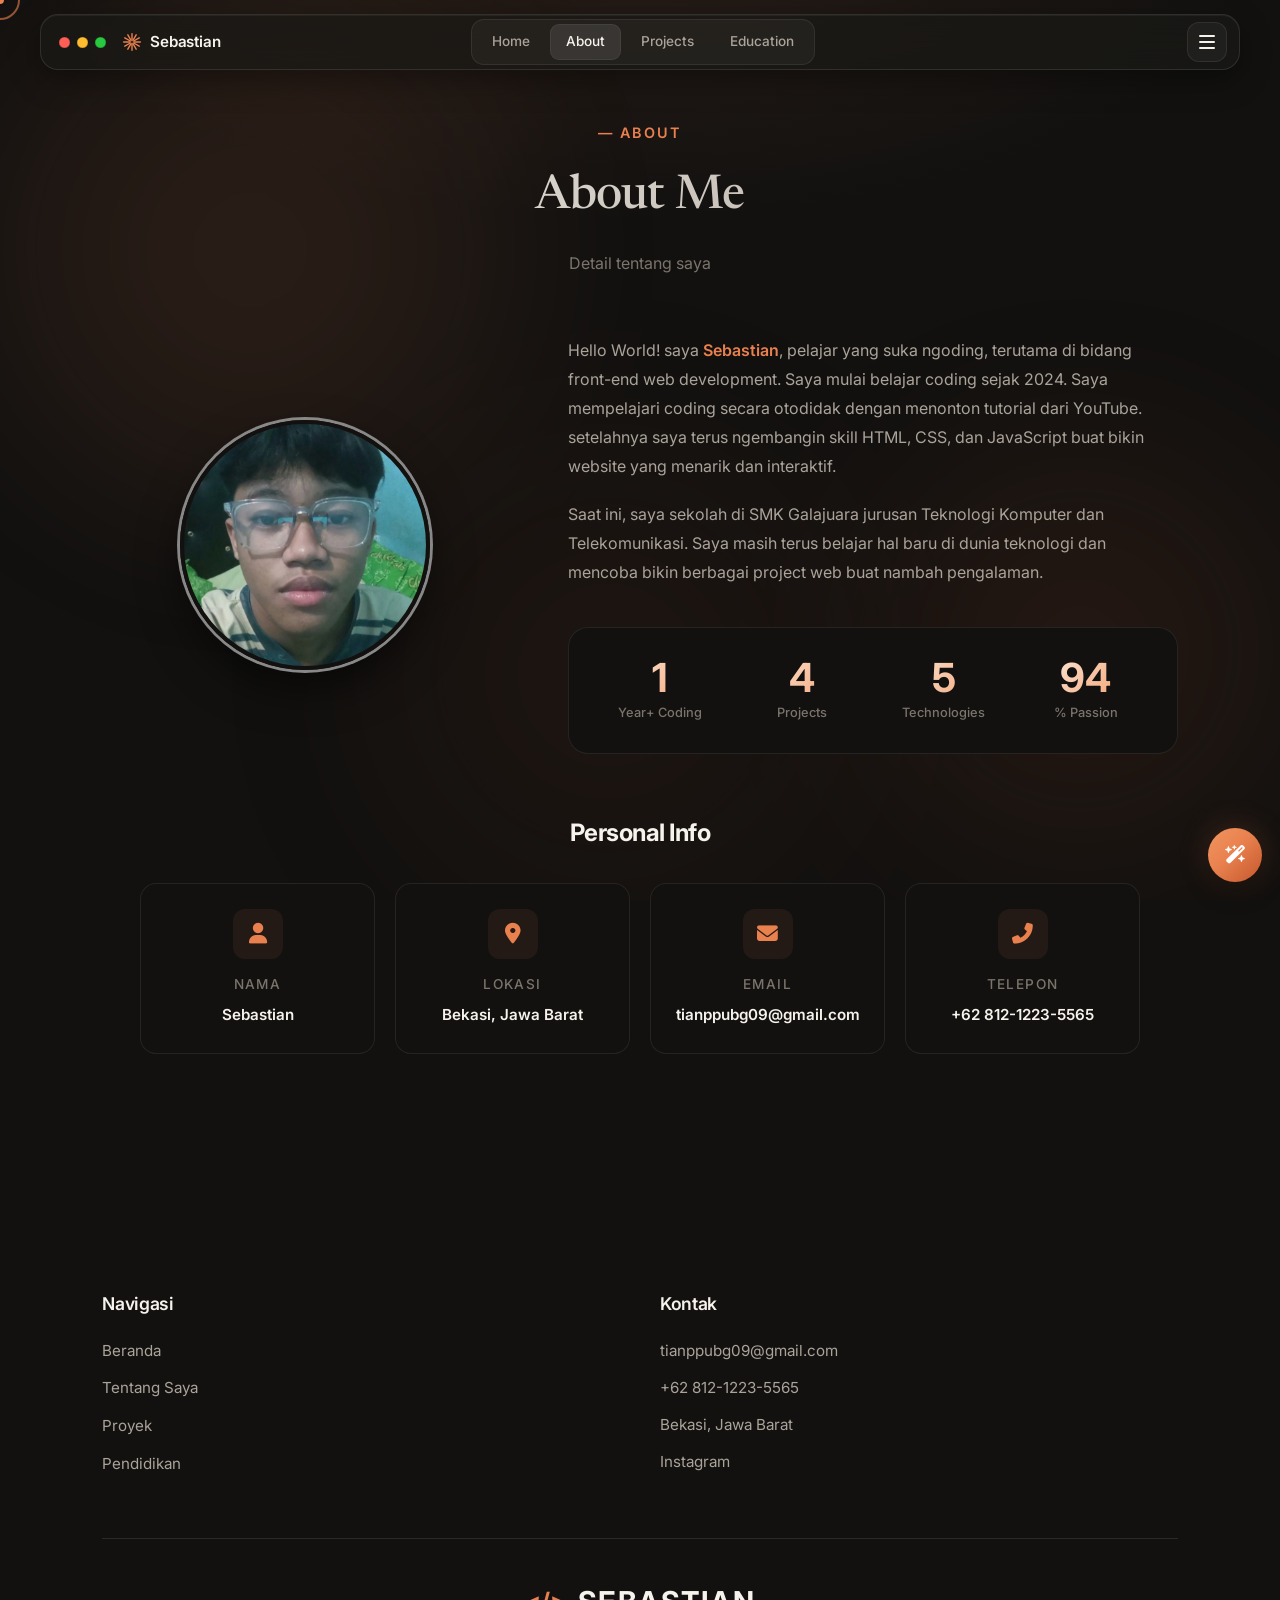
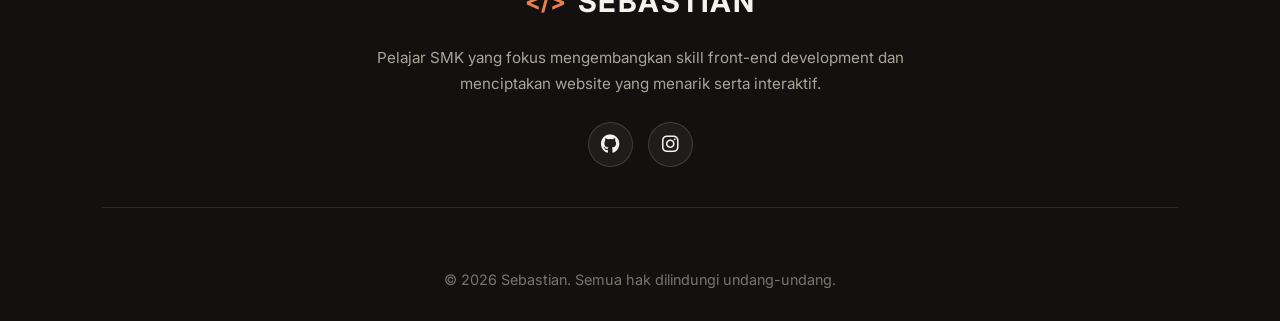
<file: about/index.html>
<!DOCTYPE html>
<html lang="id">
<head>
    <meta charset="UTF-8">
    <meta name="viewport" content="width=device-width, initial-scale=1.0">
    <meta name="description" content="About Sebastian - Web Developer & Student">
    <title>About | Sebastian</title>
    
    <link rel="stylesheet" href="https://cdnjs.cloudflare.com/ajax/libs/font-awesome/6.5.1/css/all.min.css">
    <link rel="stylesheet" href="https://unpkg.com/aos@2.3.1/dist/aos.css">
    <link href="https://fonts.googleapis.com/css2?family=Space+Grotesk:wght@400;500;600;700&family=Inter:wght@300;400;500;600;700&display=swap" rel="stylesheet">
    <link rel="icon" type="image/png" href="favicon.png">
    
<link rel="stylesheet" href="/style.css">
</head>
<body>

    <div class="cursor-dot" id="cursor-dot"></div>
    <div class="cursor-outline" id="cursor-outline"></div>

    <button class="scroll-top-btn" id="scroll-top-btn" aria-label="Scroll to top">
        <i class="fa-solid fa-arrow-up"></i>
    </button>

    <div class="bg-blobs">
        <div class="blob blob-1"></div>
        <div class="blob blob-2"></div>
        <div class="blob blob-3"></div>
    </div>


<!-- TOP NAVBAR -->
<div class="top-navbar" id="top-navbar">
    <div class="navbar-left">
        <div class="traffic-lights">
            <span class="dot-red"></span>
            <span class="dot-yellow"></span>
            <span class="dot-green"></span>
        </div>
        <a href="/" class="navbar-logo">
            <span class="logo-icon"><svg class="" width="20" height="20" viewBox="0 0 48 48" fill="none" stroke="currentColor" stroke-width="3.4" stroke-linecap="round" aria-hidden="true"><line x1="24" y1="4" x2="24" y2="18" transform="rotate(0 24 24)"/><line x1="24" y1="4" x2="24" y2="20" transform="rotate(30 24 24)"/><line x1="24" y1="4" x2="24" y2="18" transform="rotate(60 24 24)"/><line x1="24" y1="4" x2="24" y2="20" transform="rotate(90 24 24)"/><line x1="24" y1="4" x2="24" y2="18" transform="rotate(120 24 24)"/><line x1="24" y1="4" x2="24" y2="20" transform="rotate(150 24 24)"/><line x1="24" y1="4" x2="24" y2="18" transform="rotate(180 24 24)"/><line x1="24" y1="4" x2="24" y2="20" transform="rotate(210 24 24)"/><line x1="24" y1="4" x2="24" y2="18" transform="rotate(240 24 24)"/><line x1="24" y1="4" x2="24" y2="20" transform="rotate(270 24 24)"/><line x1="24" y1="4" x2="24" y2="18" transform="rotate(300 24 24)"/><line x1="24" y1="4" x2="24" y2="20" transform="rotate(330 24 24)"/></svg></span>
            <span class="logo-text">Sebastian</span>
        </a>
    </div>

    <div class="navbar-tabs" role="navigation" aria-label="Halaman">
        <a href="/" data-tab="home">Home</a>
        <a href="/about/" data-tab="about">About</a>
        <a href="/projects/" data-tab="projects">Projects</a>
        <a href="/education/" data-tab="education">Education</a>
    </div>

    <div class="navbar-right">
        <button class="menu-toggle-new" id="menu-toggle" aria-label="Open menu">
            <span class="hamburger-line"></span>
            <span class="hamburger-line"></span>
            <span class="hamburger-line"></span>
        </button>
    </div>
</div>

<!-- SIDEBAR NAVIGATION -->
<nav id="sidebar-nav" class="sidebar-nav-new" aria-label="Menu utama">
    <div class="sidebar-header">
        <div class="sidebar-brand">
            <div class="traffic-lights">
                <span class="dot-red"></span>
                <span class="dot-yellow"></span>
                <span class="dot-green"></span>
            </div>
            <div class="sidebar-logo">
                <span class="logo-icon"><svg class="" width="20" height="20" viewBox="0 0 48 48" fill="none" stroke="currentColor" stroke-width="3.4" stroke-linecap="round" aria-hidden="true"><line x1="24" y1="4" x2="24" y2="18" transform="rotate(0 24 24)"/><line x1="24" y1="4" x2="24" y2="20" transform="rotate(30 24 24)"/><line x1="24" y1="4" x2="24" y2="18" transform="rotate(60 24 24)"/><line x1="24" y1="4" x2="24" y2="20" transform="rotate(90 24 24)"/><line x1="24" y1="4" x2="24" y2="18" transform="rotate(120 24 24)"/><line x1="24" y1="4" x2="24" y2="20" transform="rotate(150 24 24)"/><line x1="24" y1="4" x2="24" y2="18" transform="rotate(180 24 24)"/><line x1="24" y1="4" x2="24" y2="20" transform="rotate(210 24 24)"/><line x1="24" y1="4" x2="24" y2="18" transform="rotate(240 24 24)"/><line x1="24" y1="4" x2="24" y2="20" transform="rotate(270 24 24)"/><line x1="24" y1="4" x2="24" y2="18" transform="rotate(300 24 24)"/><line x1="24" y1="4" x2="24" y2="20" transform="rotate(330 24 24)"/></svg></span>
                <span class="logo-text">Sebastian</span>
            </div>
        </div>
        <button class="close-btn-new" id="close-btn" aria-label="Close menu">
            <i class="fa-solid fa-xmark"></i>
        </button>
    </div>

    <label class="sidebar-search">
        <i class="fa-solid fa-magnifying-glass"></i>
        <input type="search" id="sidebar-search-input" placeholder="Cari halaman" autocomplete="off">
        <kbd>X</kbd>
    </label>

    <a href="/#contact" class="sidebar-cta">
        <i class="fa-solid fa-plus"></i>
        <span>Hubungi saya</span>
    </a>

    <div class="sidebar-scroll">
        <p class="sidebar-group-label">Menu</p>
        <ul class="nav-links-new">
            <li><a href="/" class="nav-item-new" data-tab="home"><i class="fa-solid fa-house"></i><span>Home</span><b class="nav-ring"></b></a></li>
            <li><a href="/about/" class="nav-item-new" data-tab="about"><i class="fa-regular fa-user"></i><span>About</span><b class="nav-ring"></b></a></li>
            <li><a href="/projects/" class="nav-item-new" data-tab="projects"><i class="fa-solid fa-code"></i><span>Projects</span><b class="nav-ring"></b></a></li>
            <li><a href="/education/" class="nav-item-new" data-tab="education"><i class="fa-solid fa-graduation-cap"></i><span>Education</span><b class="nav-ring"></b></a></li>
            <li><a href="/#contact" class="nav-item-new" data-tab="contact"><i class="fa-regular fa-envelope"></i><span>Contact</span><b class="nav-ring"></b></a></li>
        </ul>

        <p class="sidebar-group-label">Sosial</p>
        <ul class="sidebar-social-list">
            <li><a href="https://github.com/sebsdvm" target="_blank" rel="noopener"><span class="soc-icon"><i class="fa-brands fa-github"></i></span><span>GitHub</span><i class="fa-solid fa-arrow-up-right-from-square soc-out"></i></a></li>
            <li><a href="https://www.instagram.com/sebsdv1" target="_blank" rel="noopener"><span class="soc-icon"><i class="fa-brands fa-instagram"></i></span><span>Instagram</span><i class="fa-solid fa-arrow-up-right-from-square soc-out"></i></a></li>
            <li><a href="mailto:tianppubg09@gmail.com"><span class="soc-icon"><i class="fa-solid fa-envelope"></i></span><span>Email</span><i class="fa-solid fa-arrow-up-right-from-square soc-out"></i></a></li>
        </ul>
    </div>

    <div class="sidebar-foot">
        <span class="status-dot"></span>
        <span>Active · Bekasi, Jawa Barat</span>
    </div>
</nav>

<!-- OVERLAY -->
<div id="sidebar-overlay" class="sidebar-overlay-new"></div>
    <!-- ABOUT SECTION -->
    <section id="about" class="about-section" style="padding-top: 100px;">
        <div class="section-header">
            <span class="section-tag" data-aos="fade-up"> — About</span>
            <h2 class="section-title" data-aos="fade-up" data-aos-delay="100">About Me</h2>
            <p class="section-subtitle" data-aos="fade-up" data-aos-delay="200">Detail tentang saya</p>
        </div>
        
        <div class="about-grid">
            <div class="about-image-side" data-aos="fade-right">
                <div class="profile-picture-container">
<img src="/Assets/Tian.png" alt="Foto Profil Sebastian" class="profile-picture">
                </div>
            </div>

            <div class="about-text-side" data-aos="fade-left">
                <div class="about-text">
                    <p>
                        Hello World! saya <strong class="text-primary">Sebastian</strong>, pelajar yang suka ngoding, terutama di bidang front-end web development. Saya mulai belajar coding sejak 2024. Saya mempelajari coding secara otodidak dengan menonton tutorial dari YouTube.
                        setelahnya saya terus ngembangin skill HTML, CSS, dan JavaScript buat bikin website yang menarik dan interaktif.
                    </p>
                    <p>
                        Saat ini, saya sekolah di SMK Galajuara jurusan Teknologi Komputer dan Telekomunikasi. Saya masih terus belajar hal baru di dunia teknologi dan mencoba bikin berbagai project web buat nambah pengalaman.
                    </p>
                </div>

                <div class="stats-grid">
                    <div class="stat-item">
                        <div class="stat-number" data-target="2">0</div>
                        <div class="stat-label">Year+ Coding</div>
                    </div>
                    <div class="stat-item">
                        <div class="stat-number" data-target="5">0</div>
                        <div class="stat-label">Projects</div>
                    </div>
                    <div class="stat-item">
                        <div class="stat-number" data-target="6">0</div>                        <div class="stat-label">Technologies</div>
                    </div>
                    <div class="stat-item">
                        <div class="stat-number" data-target="100">0</div>
                        <div class="stat-label">% Passion</div>
                    </div>
                </div>
            </div>
        </div>

        <h3 class="sub-heading" data-aos="fade-up">Personal Info</h3>

        <div class="personal-info">
            <div class="info-box" data-aos="zoom-in" data-aos-delay="100">
                <div class="info-icon-wrap">
                    <i class="fas fa-user info-icon"></i>
                </div>
                <h3>Nama</h3>
                <strong>Sebastian</strong>
            </div>

            <div class="info-box" data-aos="zoom-in" data-aos-delay="200">
                <div class="info-icon-wrap">
                    <i class="fas fa-map-marker-alt info-icon"></i>
                </div>
                <h3>Lokasi</h3>
                <strong>Bekasi, Jawa Barat</strong>
            </div>

            <div class="info-box" data-aos="zoom-in" data-aos-delay="300">
                <div class="info-icon-wrap">
                    <i class="fas fa-envelope info-icon"></i>
                </div>
                <h3>Email</h3>
                <strong>tianppubg09@gmail.com</strong>
            </div>

            <div class="info-box" data-aos="zoom-in" data-aos-delay="400">
                <div class="info-icon-wrap">
                    <i class="fas fa-phone-alt info-icon"></i>
                </div>
                <h3>Telepon</h3>
                <strong>+62 812-1223-5565</strong>
            </div>
        </div>
    </section>

    <script src="https://unpkg.com/aos@2.3.1/dist/aos.js"></script>
<script src="/script.js"></script>
  <!-- FOOTER -->
<footer class="site-footer">
    <div class="footer-container">
        <div class="footer-grid">
            <!-- Navigasi -->
<div class="footer-section">
    <h3 class="footer-title">Navigasi</h3>
    <ul class="footer-links">
        <li><a href="/">Beranda</a></li>
        <li><a href="/about/">Tentang Saya</a></li>
        <li><a href="/projects/">Proyek</a></li>
        <li><a href="/education/">Pendidikan</a></li>
    </ul>
</div>

            <!-- Kontak -->
            <div class="footer-section">
                <h3 class="footer-title">Kontak</h3>
                <ul class="footer-contact">
                    <li><a href="mailto:tianppubg09@gmail.com">tianppubg09@gmail.com</a></li>
                    <li><a href="tel:+6281212235565">+62 812-1223-5565</a></li>
                    <li>Bekasi, Jawa Barat</li>
                    <li><a href="https://www.instagram.com/sebsdv1" target="_blank">Instagram</a></li>
                </ul>
            </div>
        </div>

        <!-- Profile Section -->
        <div class="footer-profile">
            <div class="footer-logo">
                <span class="code-icon">&lt;/&gt;</span>
                <span class="footer-name">SEBASTIAN</span>
            </div>
            <p class="footer-bio">
                Pelajar SMK yang fokus mengembangkan skill front-end development dan menciptakan website yang menarik serta interaktif.
            </p>
            <div class="footer-social">
                <a href="https://github.com/sebsdvm" target="_blank" aria-label="GitHub">
                    <i class="fa-brands fa-github"></i>
                </a>
                <a href="https://www.instagram.com/sebsdv1" target="_blank" aria-label="Instagram">
                    <i class="fa-brands fa-instagram"></i>
                </a>
            </div>
        </div>

        <!-- Copyright -->
        <div class="footer-bottom">
            <p>&copy; <span id="current-year-footer">2026</span> Sebastian. Semua hak dilindungi undang-undang.</p>
        </div>
    </div>
</footer>
</body></html>
</file>
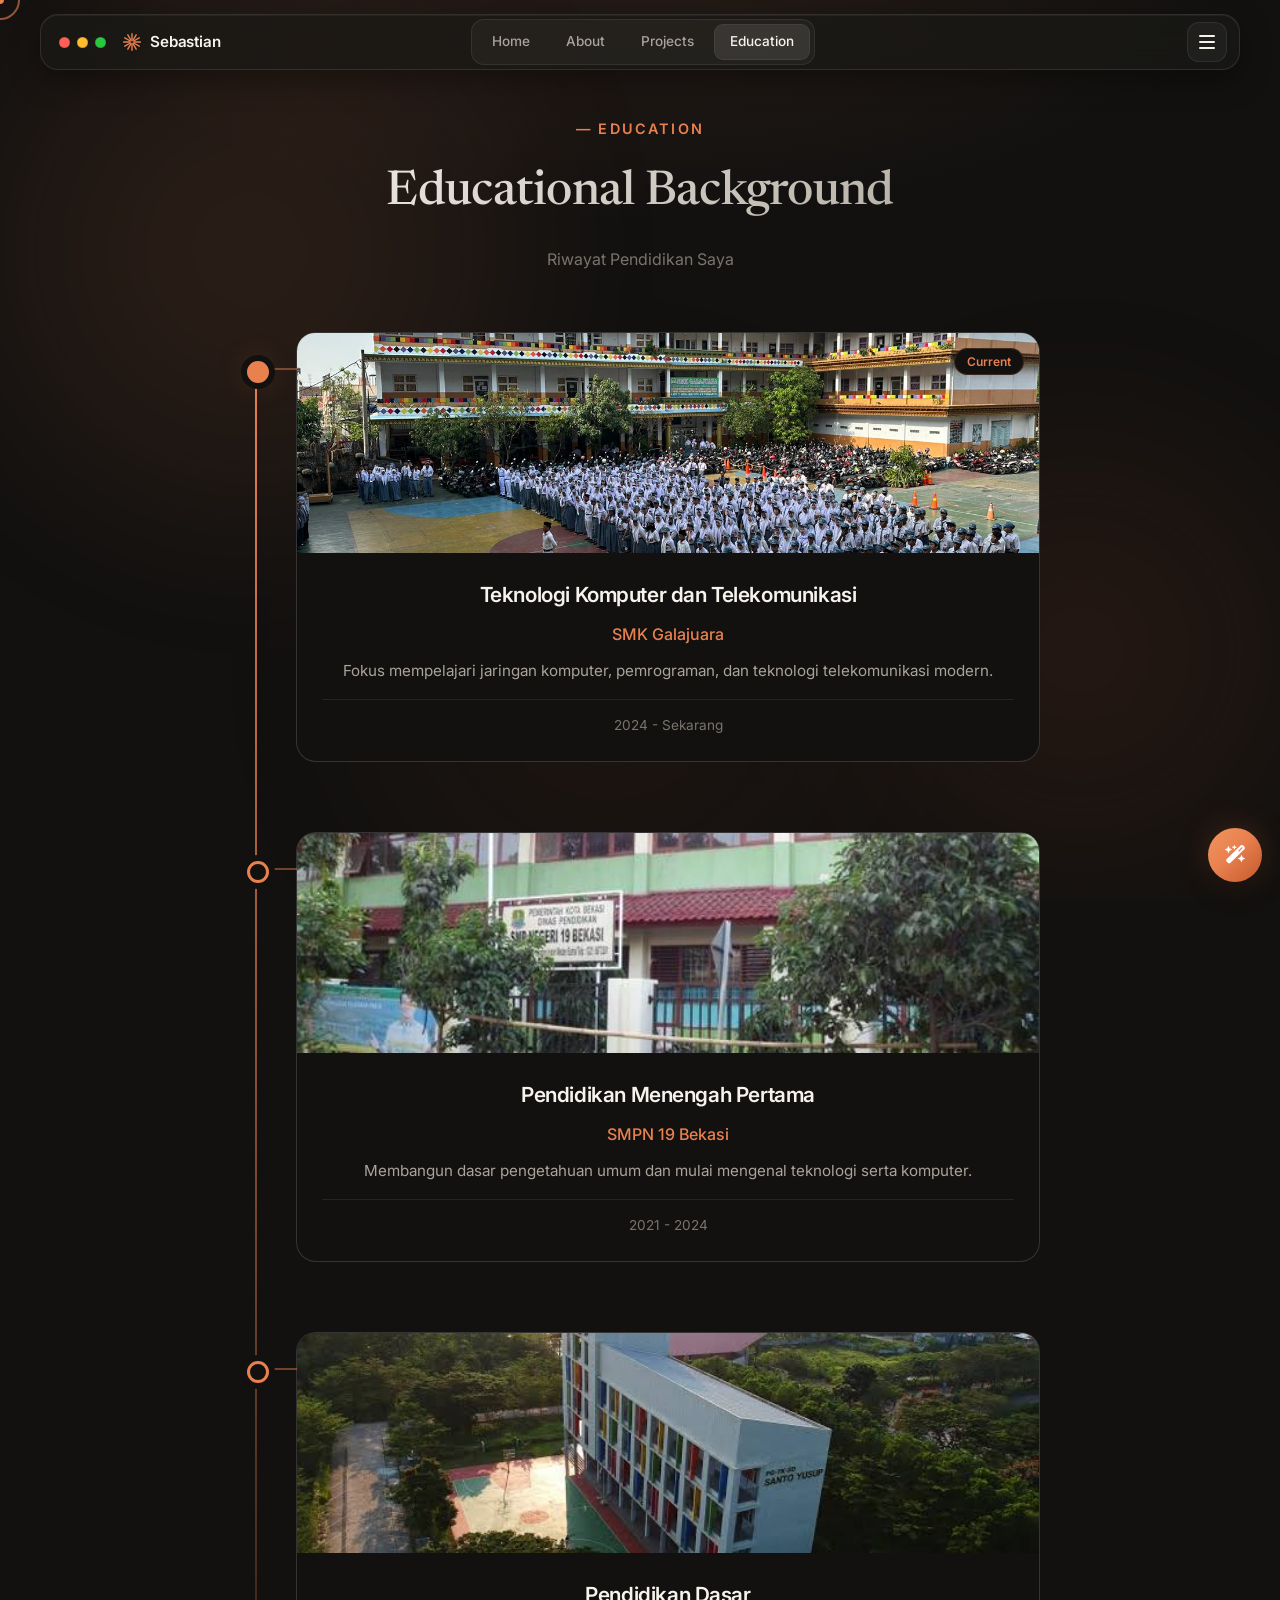
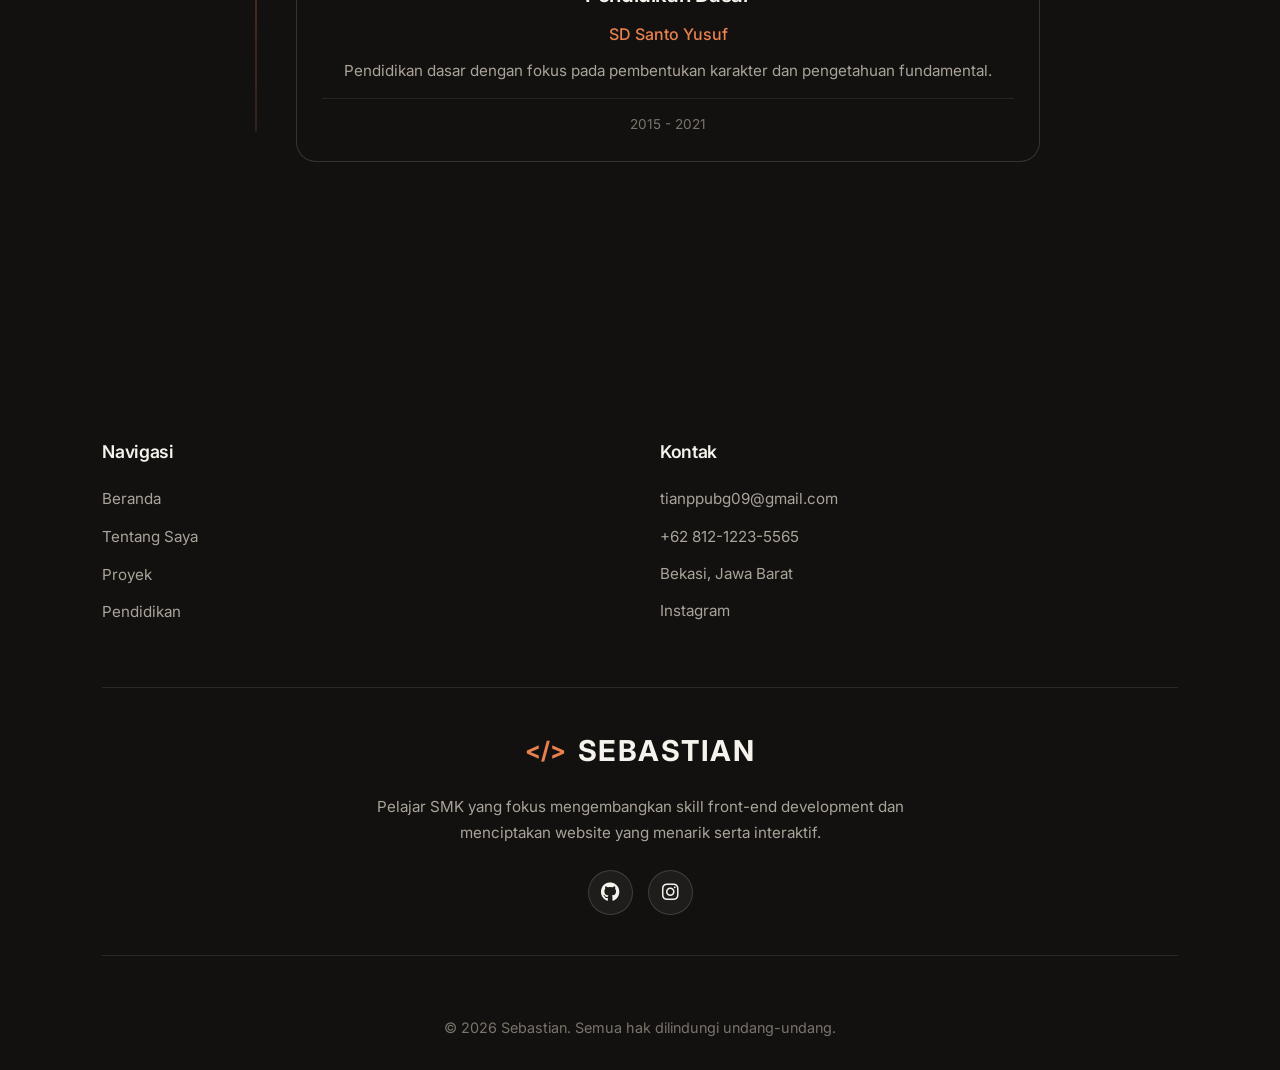
<file: education/index.html>
<!DOCTYPE html>
<html lang="id">
<head>
    <meta charset="UTF-8">
    <meta name="viewport" content="width=device-width, initial-scale=1.0">
    <meta name="description" content="Education - Sebastian">
    <title>Education | Sebastian</title>
    
    <link rel="stylesheet" href="https://cdnjs.cloudflare.com/ajax/libs/font-awesome/6.5.1/css/all.min.css">
    <link rel="stylesheet" href="https://unpkg.com/aos@2.3.1/dist/aos.css">
    <link href="https://fonts.googleapis.com/css2?family=Space+Grotesk:wght@400;500;600;700&family=Inter:wght@300;400;500;600;700&display=swap" rel="stylesheet">
    <link rel="icon" type="image/png" href="favicon.png">
<link rel="stylesheet" href="../style.css">
</head>
<body>

    <div class="cursor-dot" id="cursor-dot"></div>
    <div class="cursor-outline" id="cursor-outline"></div>

    <button class="scroll-top-btn" id="scroll-top-btn" aria-label="Scroll to top">
        <i class="fa-solid fa-arrow-up"></i>
    </button>

    <div class="bg-blobs">
        <div class="blob blob-1"></div>
        <div class="blob blob-2"></div>
        <div class="blob blob-3"></div>
    </div>


<!-- TOP NAVBAR -->
<div class="top-navbar" id="top-navbar">
    <div class="navbar-left">
        <div class="traffic-lights">
            <span class="dot-red"></span>
            <span class="dot-yellow"></span>
            <span class="dot-green"></span>
        </div>
        <a href="/" class="navbar-logo">
            <span class="logo-icon"><svg class="" width="20" height="20" viewBox="0 0 48 48" fill="none" stroke="currentColor" stroke-width="3.4" stroke-linecap="round" aria-hidden="true"><line x1="24" y1="4" x2="24" y2="18" transform="rotate(0 24 24)"/><line x1="24" y1="4" x2="24" y2="20" transform="rotate(30 24 24)"/><line x1="24" y1="4" x2="24" y2="18" transform="rotate(60 24 24)"/><line x1="24" y1="4" x2="24" y2="20" transform="rotate(90 24 24)"/><line x1="24" y1="4" x2="24" y2="18" transform="rotate(120 24 24)"/><line x1="24" y1="4" x2="24" y2="20" transform="rotate(150 24 24)"/><line x1="24" y1="4" x2="24" y2="18" transform="rotate(180 24 24)"/><line x1="24" y1="4" x2="24" y2="20" transform="rotate(210 24 24)"/><line x1="24" y1="4" x2="24" y2="18" transform="rotate(240 24 24)"/><line x1="24" y1="4" x2="24" y2="20" transform="rotate(270 24 24)"/><line x1="24" y1="4" x2="24" y2="18" transform="rotate(300 24 24)"/><line x1="24" y1="4" x2="24" y2="20" transform="rotate(330 24 24)"/></svg></span>
            <span class="logo-text">Sebastian</span>
        </a>
    </div>

    <div class="navbar-tabs" role="navigation" aria-label="Halaman">
        <a href="/" data-tab="home">Home</a>
        <a href="/about/" data-tab="about">About</a>
        <a href="/projects/" data-tab="projects">Projects</a>
        <a href="/education/" data-tab="education">Education</a>
    </div>

    <div class="navbar-right">
        <button class="menu-toggle-new" id="menu-toggle" aria-label="Open menu">
            <span class="hamburger-line"></span>
            <span class="hamburger-line"></span>
            <span class="hamburger-line"></span>
        </button>
    </div>
</div>

<!-- SIDEBAR NAVIGATION -->
<nav id="sidebar-nav" class="sidebar-nav-new" aria-label="Menu utama">
    <div class="sidebar-header">
        <div class="sidebar-brand">
            <div class="traffic-lights">
                <span class="dot-red"></span>
                <span class="dot-yellow"></span>
                <span class="dot-green"></span>
            </div>
            <div class="sidebar-logo">
                <span class="logo-icon"><svg class="" width="20" height="20" viewBox="0 0 48 48" fill="none" stroke="currentColor" stroke-width="3.4" stroke-linecap="round" aria-hidden="true"><line x1="24" y1="4" x2="24" y2="18" transform="rotate(0 24 24)"/><line x1="24" y1="4" x2="24" y2="20" transform="rotate(30 24 24)"/><line x1="24" y1="4" x2="24" y2="18" transform="rotate(60 24 24)"/><line x1="24" y1="4" x2="24" y2="20" transform="rotate(90 24 24)"/><line x1="24" y1="4" x2="24" y2="18" transform="rotate(120 24 24)"/><line x1="24" y1="4" x2="24" y2="20" transform="rotate(150 24 24)"/><line x1="24" y1="4" x2="24" y2="18" transform="rotate(180 24 24)"/><line x1="24" y1="4" x2="24" y2="20" transform="rotate(210 24 24)"/><line x1="24" y1="4" x2="24" y2="18" transform="rotate(240 24 24)"/><line x1="24" y1="4" x2="24" y2="20" transform="rotate(270 24 24)"/><line x1="24" y1="4" x2="24" y2="18" transform="rotate(300 24 24)"/><line x1="24" y1="4" x2="24" y2="20" transform="rotate(330 24 24)"/></svg></span>
                <span class="logo-text">Sebastian</span>
            </div>
        </div>
        <button class="close-btn-new" id="close-btn" aria-label="Close menu">
            <i class="fa-solid fa-xmark"></i>
        </button>
    </div>

    <label class="sidebar-search">
        <i class="fa-solid fa-magnifying-glass"></i>
        <input type="search" id="sidebar-search-input" placeholder="Cari halaman" autocomplete="off">
        <kbd>X</kbd>
    </label>

    <a href="/#contact" class="sidebar-cta">
        <i class="fa-solid fa-plus"></i>
        <span>Hubungi saya</span>
    </a>

    <div class="sidebar-scroll">
        <p class="sidebar-group-label">Menu</p>
        <ul class="nav-links-new">
            <li><a href="/" class="nav-item-new" data-tab="home"><i class="fa-solid fa-house"></i><span>Home</span><b class="nav-ring"></b></a></li>
            <li><a href="/about/" class="nav-item-new" data-tab="about"><i class="fa-regular fa-user"></i><span>About</span><b class="nav-ring"></b></a></li>
            <li><a href="/projects/" class="nav-item-new" data-tab="projects"><i class="fa-solid fa-code"></i><span>Projects</span><b class="nav-ring"></b></a></li>
            <li><a href="/education/" class="nav-item-new" data-tab="education"><i class="fa-solid fa-graduation-cap"></i><span>Education</span><b class="nav-ring"></b></a></li>
            <li><a href="/#contact" class="nav-item-new" data-tab="contact"><i class="fa-regular fa-envelope"></i><span>Contact</span><b class="nav-ring"></b></a></li>
        </ul>

        <p class="sidebar-group-label">Sosial</p>
        <ul class="sidebar-social-list">
            <li><a href="https://github.com/sebsdvm" target="_blank" rel="noopener"><span class="soc-icon"><i class="fa-brands fa-github"></i></span><span>GitHub</span><i class="fa-solid fa-arrow-up-right-from-square soc-out"></i></a></li>
            <li><a href="https://www.instagram.com/sebsdv1" target="_blank" rel="noopener"><span class="soc-icon"><i class="fa-brands fa-instagram"></i></span><span>Instagram</span><i class="fa-solid fa-arrow-up-right-from-square soc-out"></i></a></li>
            <li><a href="mailto:tianppubg09@gmail.com"><span class="soc-icon"><i class="fa-solid fa-envelope"></i></span><span>Email</span><i class="fa-solid fa-arrow-up-right-from-square soc-out"></i></a></li>
        </ul>
    </div>

    <div class="sidebar-foot">
        <span class="status-dot"></span>
        <span>Active · Bekasi, Jawa Barat</span>
    </div>
</nav>

<!-- OVERLAY -->
<div id="sidebar-overlay" class="sidebar-overlay-new"></div>

    <!-- EDUCATION SECTION -->
    <section id="education" class="education-section-new">
        <div class="container">
            <div class="section-header-centered" data-aos="fade-up">
<div class="section-header" data-aos="fade-up">
    <span class="section-tag"> — Education</span>
    <h2 class="section-title" data-aos="fade-up" data-aos-delay="100">Educational Background</h2>
    <p class="section-subtitle" data-aos="fade-up" data-aos-delay="200">Riwayat Pendidikan Saya</p>
</div>

<!-- Education Cards Grid -->
<div class="education-cards-grid">
    <!-- Card 1 - SMK -->
    <div class="education-card-project-style" data-aos="fade-up" data-aos-delay="200">
        <div class="education-image-wrap">
            <img src="/Assets/smk.jpeg" alt="SMK Galajuara" class="education-image">
            <div class="education-overlay">
                <span class="education-badge">Current</span>
            </div>
        </div>
        <div class="education-content">
            <h3>Teknologi Komputer dan Telekomunikasi</h3>
            <p class="education-school-name">SMK Galajuara</p>
            <p class="education-desc">Fokus mempelajari jaringan komputer, pemrograman, dan teknologi telekomunikasi modern.</p>
            <div class="education-year">2024 - Sekarang</div>
        </div>
    </div>

    <!-- Card 2 - SMP -->
    <div class="education-card-project-style" data-aos="fade-up" data-aos-delay="300">
        <div class="education-image-wrap">
            <img src="/Assets/smp.jpeg" alt="SMPN 19 Bekasi" class="education-image">
        </div>
        <div class="education-content">
            <h3>Pendidikan Menengah Pertama</h3>
            <p class="education-school-name">SMPN 19 Bekasi</p>
            <p class="education-desc">Membangun dasar pengetahuan umum dan mulai mengenal teknologi serta komputer.</p>
            <div class="education-year">2021 - 2024</div>
        </div>
    </div>

    <!-- Card 3 - SD -->
    <div class="education-card-project-style" data-aos="fade-up" data-aos-delay="400">
        <div class="education-image-wrap">
            <img src="/Assets/sd.jpeg" alt="SD Santo Yusuf" class="education-image">
        </div>
        <div class="education-content">
            <h3>Pendidikan Dasar</h3>
            <p class="education-school-name">SD Santo Yusuf</p>
            <p class="education-desc">Pendidikan dasar dengan fokus pada pembentukan karakter dan pengetahuan fundamental.</p>
            <div class="education-year">2015 - 2021</div>
        </div>
    </div>
</div>
        </div>
    </section>

    <script src="https://unpkg.com/aos@2.3.1/dist/aos.js"></script>
    <script src="/script.js"></script>
  <!-- FOOTER -->
<footer class="site-footer">
    <div class="footer-container">
        <div class="footer-grid">
            <!-- Navigasi -->
            <div class="footer-section">
                <h3 class="footer-title">Navigasi</h3>
                <ul class="footer-links">
<li><a href="/">Beranda</a></li>
<li><a href="/about/">Tentang Saya</a></li>
<li><a href="/projects/">Proyek</a></li>
<li><a href="/education/">Pendidikan</a></li>
                </ul>
            </div>

            <!-- Kontak -->
            <div class="footer-section">
                <h3 class="footer-title">Kontak</h3>
                <ul class="footer-contact">
                    <li><a href="mailto:tianppubg09@gmail.com">tianppubg09@gmail.com</a></li>
                    <li><a href="tel:+6281212235565">+62 812-1223-5565</a></li>
                    <li>Bekasi, Jawa Barat</li>
                    <li><a href="https://www.instagram.com/sebsdv1" target="_blank">Instagram</a></li>
                </ul>
            </div>
        </div>

        <!-- Profile Section -->
        <div class="footer-profile">
            <div class="footer-logo">
                <span class="code-icon">&lt;/&gt;</span>
                <span class="footer-name">SEBASTIAN</span>
            </div>
            <p class="footer-bio">
                Pelajar SMK yang fokus mengembangkan skill front-end development dan menciptakan website yang menarik serta interaktif.
            </p>
            <div class="footer-social">
                <a href="https://github.com/sebsdvm" target="_blank" aria-label="GitHub">
                    <i class="fa-brands fa-github"></i>
                </a>
                <a href="https://www.instagram.com/sebsdv1" target="_blank" aria-label="Instagram">
                    <i class="fa-brands fa-instagram"></i>
                </a>
            </div>
        </div>

        <!-- Copyright -->
        <div class="footer-bottom">
            <p>&copy; <span id="current-year-footer">2026</span> Sebastian. Semua hak dilindungi undang-undang.</p>
        </div>
    </div>
</footer>
</body>
    </html>
</file>
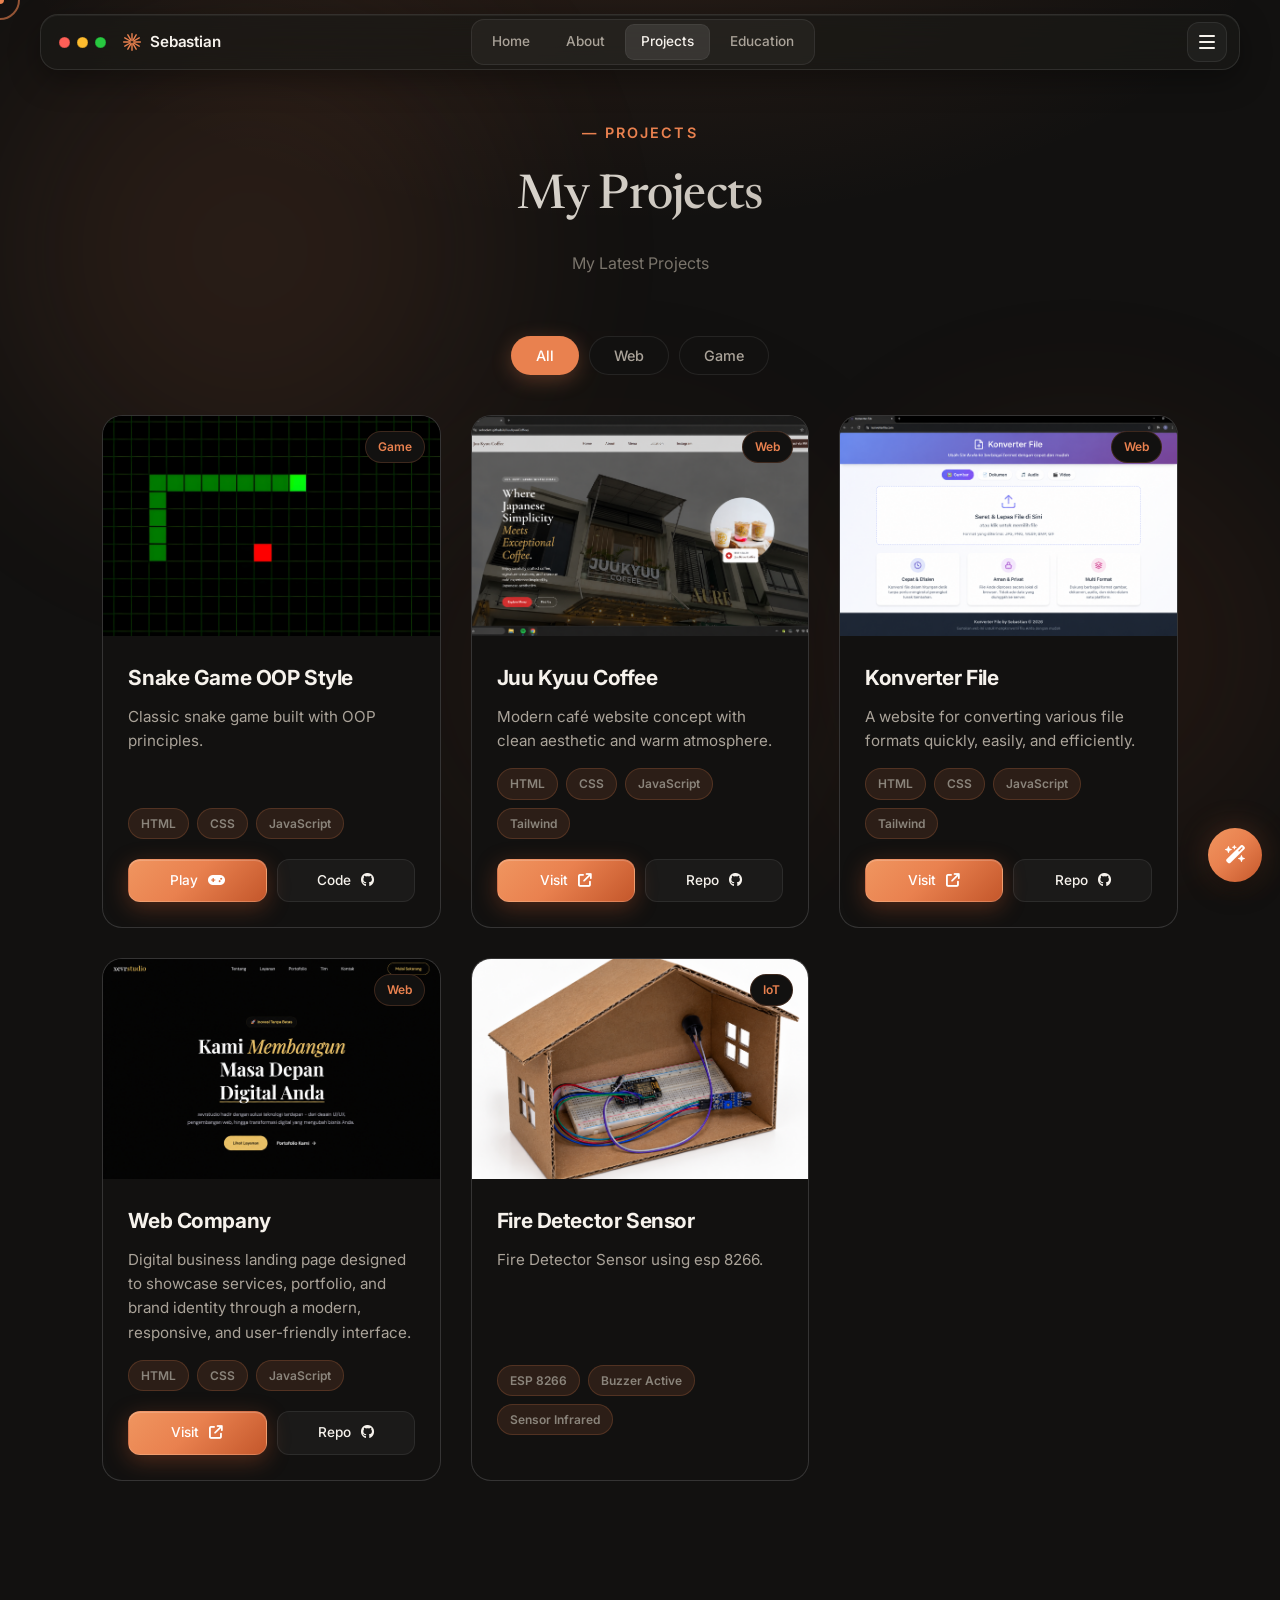
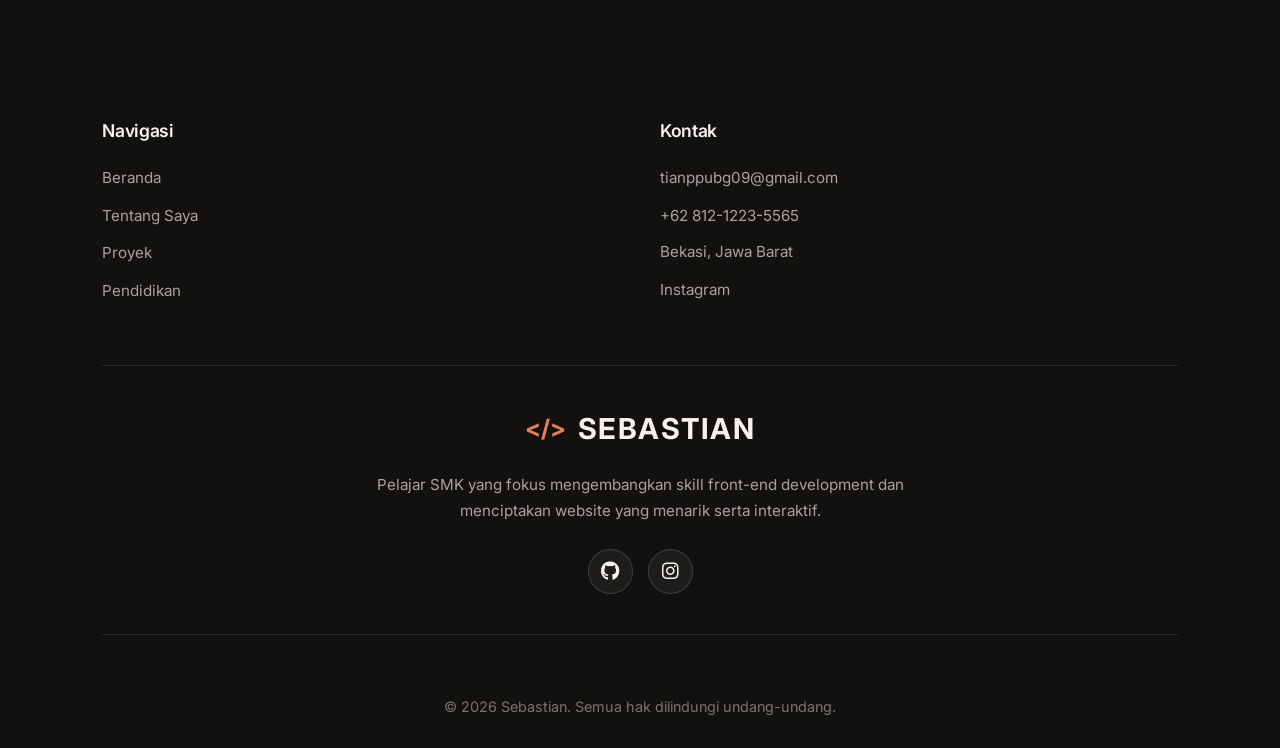
<file: projects/index.html>
<!DOCTYPE html>
<html lang="id">
<head>
    <meta charset="UTF-8">
    <meta name="viewport" content="width=device-width, initial-scale=1.0">
    <meta name="description" content="Sebastian - Web Developer & High School Student passionate about creating beautiful web experiences">
    <meta name="keywords" content="web developer, front-end, portfolio, sebastian">
    <title>Sebastian | Web Developer</title>
    
    <link rel="stylesheet" href="https://cdnjs.cloudflare.com/ajax/libs/font-awesome/6.5.1/css/all.min.css">
    <link rel="stylesheet" href="https://unpkg.com/aos@2.3.1/dist/aos.css">
    <link href="https://fonts.googleapis.com/css2?family=Newsreader:opsz,wght@6..72,400;6..72,500;6..72,600&family=Inter:wght@300;400;500;600;700&display=swap" rel="stylesheet">
    <link rel="icon" type="image/png" href="favicon.png">
    
    <link rel="stylesheet" href="style.css">
</head>
<body>

    <div class="cursor-dot" id="cursor-dot"></div>
    <div class="cursor-outline" id="cursor-outline"></div>

    <button class="scroll-top-btn" id="scroll-top-btn" aria-label="Scroll to top">
        <i class="fa-solid fa-arrow-up"></i>
    </button>

    <div class="bg-blobs">
        <div class="blob blob-1"></div>
        <div class="blob blob-2"></div>
        <div class="blob blob-3"></div>
    </div>

<!-- TOP NAVBAR -->
<div class="top-navbar" id="top-navbar">
    <div class="navbar-left">
        <div class="traffic-lights">
            <span class="dot-red"></span>
            <span class="dot-yellow"></span>
            <span class="dot-green"></span>
        </div>
        <a href="/" class="navbar-logo">
            <span class="logo-icon"><svg class="" width="20" height="20" viewBox="0 0 48 48" fill="none" stroke="currentColor" stroke-width="3.4" stroke-linecap="round" aria-hidden="true"><line x1="24" y1="4" x2="24" y2="18" transform="rotate(0 24 24)"/><line x1="24" y1="4" x2="24" y2="20" transform="rotate(30 24 24)"/><line x1="24" y1="4" x2="24" y2="18" transform="rotate(60 24 24)"/><line x1="24" y1="4" x2="24" y2="20" transform="rotate(90 24 24)"/><line x1="24" y1="4" x2="24" y2="18" transform="rotate(120 24 24)"/><line x1="24" y1="4" x2="24" y2="20" transform="rotate(150 24 24)"/><line x1="24" y1="4" x2="24" y2="18" transform="rotate(180 24 24)"/><line x1="24" y1="4" x2="24" y2="20" transform="rotate(210 24 24)"/><line x1="24" y1="4" x2="24" y2="18" transform="rotate(240 24 24)"/><line x1="24" y1="4" x2="24" y2="20" transform="rotate(270 24 24)"/><line x1="24" y1="4" x2="24" y2="18" transform="rotate(300 24 24)"/><line x1="24" y1="4" x2="24" y2="20" transform="rotate(330 24 24)"/></svg></span>
            <span class="logo-text">Sebastian</span>
        </a>
    </div>

    <div class="navbar-tabs" role="navigation" aria-label="Halaman">
        <a href="/" data-tab="home">Home</a>
        <a href="/about/" data-tab="about">About</a>
        <a href="/projects/" data-tab="projects">Projects</a>
        <a href="/education/" data-tab="education">Education</a>
    </div>

    <div class="navbar-right">
        <button class="menu-toggle-new" id="menu-toggle" aria-label="Open menu">
            <span class="hamburger-line"></span>
            <span class="hamburger-line"></span>
            <span class="hamburger-line"></span>
        </button>
    </div>
</div>

<!-- SIDEBAR NAVIGATION -->
<nav id="sidebar-nav" class="sidebar-nav-new" aria-label="Menu utama">
    <div class="sidebar-header">
        <div class="sidebar-brand">
            <div class="traffic-lights">
                <span class="dot-red"></span>
                <span class="dot-yellow"></span>
                <span class="dot-green"></span>
            </div>
            <div class="sidebar-logo">
                <span class="logo-icon"><svg class="" width="20" height="20" viewBox="0 0 48 48" fill="none" stroke="currentColor" stroke-width="3.4" stroke-linecap="round" aria-hidden="true"><line x1="24" y1="4" x2="24" y2="18" transform="rotate(0 24 24)"/><line x1="24" y1="4" x2="24" y2="20" transform="rotate(30 24 24)"/><line x1="24" y1="4" x2="24" y2="18" transform="rotate(60 24 24)"/><line x1="24" y1="4" x2="24" y2="20" transform="rotate(90 24 24)"/><line x1="24" y1="4" x2="24" y2="18" transform="rotate(120 24 24)"/><line x1="24" y1="4" x2="24" y2="20" transform="rotate(150 24 24)"/><line x1="24" y1="4" x2="24" y2="18" transform="rotate(180 24 24)"/><line x1="24" y1="4" x2="24" y2="20" transform="rotate(210 24 24)"/><line x1="24" y1="4" x2="24" y2="18" transform="rotate(240 24 24)"/><line x1="24" y1="4" x2="24" y2="20" transform="rotate(270 24 24)"/><line x1="24" y1="4" x2="24" y2="18" transform="rotate(300 24 24)"/><line x1="24" y1="4" x2="24" y2="20" transform="rotate(330 24 24)"/></svg></span>
                <span class="logo-text">Sebastian</span>
            </div>
        </div>
        <button class="close-btn-new" id="close-btn" aria-label="Close menu">
            <i class="fa-solid fa-xmark"></i>
        </button>
    </div>

    <label class="sidebar-search">
        <i class="fa-solid fa-magnifying-glass"></i>
        <input type="search" id="sidebar-search-input" placeholder="Cari halaman" autocomplete="off">
        <kbd>VII</kbd>
    </label>

    <a href="/#contact" class="sidebar-cta">
        <i class="fa-solid fa-plus"></i>
        <span>Hubungi saya</span>
    </a>

    <div class="sidebar-scroll">
        <p class="sidebar-group-label">Menu</p>
        <ul class="nav-links-new">
            <li><a href="/" class="nav-item-new" data-tab="home"><i class="fa-solid fa-house"></i><span>Home</span><b class="nav-ring"></b></a></li>
            <li><a href="/about/" class="nav-item-new" data-tab="about"><i class="fa-regular fa-user"></i><span>About</span><b class="nav-ring"></b></a></li>
            <li><a href="/projects/" class="nav-item-new" data-tab="projects"><i class="fa-solid fa-code"></i><span>Projects</span><b class="nav-ring"></b></a></li>
            <li><a href="/education/" class="nav-item-new" data-tab="education"><i class="fa-solid fa-graduation-cap"></i><span>Education</span><b class="nav-ring"></b></a></li>
            <li><a href="/#contact" class="nav-item-new" data-tab="contact"><i class="fa-regular fa-envelope"></i><span>Contact</span><b class="nav-ring"></b></a></li>
        </ul>

        <p class="sidebar-group-label">Sosial</p>
        <ul class="sidebar-social-list">
            <li><a href="https://github.com/sebsdvm" target="_blank" rel="noopener"><span class="soc-icon"><i class="fa-brands fa-github"></i></span><span>GitHub</span><i class="fa-solid fa-arrow-up-right-from-square soc-out"></i></a></li>
            <li><a href="https://www.instagram.com/sebsdv1" target="_blank" rel="noopener"><span class="soc-icon"><i class="fa-brands fa-instagram"></i></span><span>Instagram</span><i class="fa-solid fa-arrow-up-right-from-square soc-out"></i></a></li>
            <li><a href="mailto:tianppubg09@gmail.com"><span class="soc-icon"><i class="fa-solid fa-envelope"></i></span><span>Email</span><i class="fa-solid fa-arrow-up-right-from-square soc-out"></i></a></li>
        </ul>
    </div>

    <div class="sidebar-foot">
        <span class="status-dot"></span>
        <span>Active · Bekasi, Jawa Barat</span>
    </div>
</nav>

<!-- OVERLAY -->
<div id="sidebar-overlay" class="sidebar-overlay-new"></div>

    <section id="projects" style="padding-top: 100px;">
        <div class="section-header">
            <span class="section-tag" data-aos="fade-up"> — Projects</span>
            <h2 class="section-title" data-aos="fade-up" data-aos-delay="100">My Projects</h2>
            <p class="section-subtitle" data-aos="fade-up" data-aos-delay="200">My Latest Projects</p>
        </div>

        <div class="project-filters" data-aos="fade-up" data-aos-delay="300">
            <button class="filter-btn active" data-filter="all">All</button>
            <button class="filter-btn" data-filter="web">Web</button>
            <button class="filter-btn" data-filter="game">Game</button>
        </div>
        
        <div class="projects-container">
            <div class="project-card" data-aos="zoom-in" data-category="game">
                <div class="project-image-wrap">
                    <img src="/Assets/s.jpg" alt="Tampilan Game Ular Klasik" class="project-image">
                    <div class="project-overlay">
                        <a href="https://sebsdvm.github.io/Game-Ular-V2/" target="_blank" class="overlay-btn" aria-label="Play game">
                            <i class="fa-solid fa-play"></i>
                        </a>
                    </div>
                    <span class="project-category-badge">Game</span>
                </div>
                <div class="project-content">
                    <h3>Snake Game OOP Style</h3>
                    <p>Classic snake game built with OOP principles.</p>
                    <div class="tech-stack">
                        <span>HTML</span>
                        <span>CSS</span>
                        <span>JavaScript</span>
                    </div>
                    <div class="project-buttons">
                        <a href="https://sebsdvm.github.io/Game-Ular-V2/" target="_blank" class="btn primary-btn magnetic">
                            <span>Play</span>                            <i class="fa-solid fa-gamepad"></i>
                        </a>
                        <a href="https://github.com/sebsdvm/Game-Ular-V2.git" target="_blank" class="btn outline-btn magnetic">
                            <span>Code</span>
                            <i class="fa-brands fa-github"></i>
                        </a>
                    </div>
                </div>
            </div>
            <div class="project-card" data-aos="zoom-in" data-aos-delay="200" data-category="web">
                <div class="project-image-wrap">
                    <img src="/Assets/file_00000000ddbc7209bde33bda131a0ed0.png" alt="Juu Kyuu Coffee Website" class="project-image">
                    <div class="project-overlay">
                        <a href="https://sebsdvm.github.io/JuuKyuuCoffee/" target="_blank" class="overlay-btn" aria-label="Visit website">
                            <i class="fa-solid fa-arrow-up-right-from-square"></i>
                        </a>
                    </div>
                    <span class="project-category-badge">Web</span>
                </div>
                <div class="project-content">
                    <h3>Juu Kyuu Coffee</h3>
                    <p>Modern café website concept with clean aesthetic and warm atmosphere.</p>
                    <div class="tech-stack">
                        <span>HTML</span>
                        <span>CSS</span>
                        <span>JavaScript</span>
                        <span>Tailwind</span>
                    </div>
                    <div class="project-buttons">
                        <a href="https://JuuKyuuCoffee.vercel.app/" target="_blank" class="btn primary-btn magnetic">
                            <span>Visit</span>
                            <i class="fa-solid fa-arrow-up-right-from-square"></i>
                        </a>
                        <a href="#" target="_blank" class="btn outline-btn magnetic">
                            <span>Repo</span>
                            <i class="fa-brands fa-github"></i>
                        </a>
                    </div>
                </div>
            </div>
            <div class="project-card" data-aos="zoom-in" data-aos-delay="200" data-category="web">
                <div class="project-image-wrap">
                    <img src="/Assets/file_00000000beb4720796549985bf0bde1c.png" alt="Konverter File" class="project-image">
                    <div class="project-overlay">
                        <a href="https://konverterfile.netlify.app/" target="_blank" class="overlay-btn" aria-label="Visit website">
                            <i class="fa-solid fa-arrow-up-right-from-square"></i>
                        </a>
                    </div>
                    <span class="project-category-badge">Web</span>
                </div>                <div class="project-content">
                    <h3>Konverter File</h3>
                    <p>A website for converting various file formats quickly, easily, and efficiently.</p>
                    <div class="tech-stack">
                        <span>HTML</span>
                        <span>CSS</span>
                        <span>JavaScript</span>
                        <span>Tailwind</span>
                    </div>
                    <div class="project-buttons">
                        <a href="https://konverterfile.netlify.app/" target="_blank" class="btn primary-btn magnetic">
                            <span>Visit</span>
                            <i class="fa-solid fa-arrow-up-right-from-square"></i>
                        </a>
                        <a href="#" target="_blank" class="btn outline-btn magnetic">
                            <span>Repo</span>
                            <i class="fa-brands fa-github"></i>
                        </a>
                    </div>
                </div>
            </div>
            <div class="project-card" data-aos="zoom-in" data-aos-delay="200" data-category="web">
                <div class="project-image-wrap">
                    <img src="/Assets/file_00000000a92c7208a791a4a23db8bc5f (1).png" alt="Web Company" class="project-image">
                    <div class="project-overlay">
                        <a href="https://sebsdvm.github.io/xevrstudio/" target="_blank" class="overlay-btn" aria-label="Visit website">
                            <i class="fa-solid fa-arrow-up-right-from-square"></i>
                        </a>
                    </div>
                    <span class="project-category-badge">Web</span>
                </div>
                <div class="project-content">
                    <h3>Web Company</h3>
                    <p>Digital business landing page designed to showcase services, portfolio, and brand identity through a modern, responsive, and user-friendly interface.</p>
                    <div class="tech-stack">
                        <span>HTML</span>
                        <span>CSS</span>
                        <span>JavaScript</span>
                    </div>
                    <div class="project-buttons">
                        <a href="https://sebsdvm.github.io/xevrstudio/" target="_blank" class="btn primary-btn magnetic">
                            <span>Visit</span>
                            <i class="fa-solid fa-arrow-up-right-from-square"></i>
                        </a>
                        <a href="#" target="_blank" class="btn outline-btn magnetic">
                            <span>Repo</span>
                            <i class="fa-brands fa-github"></i>
                        </a>
                    </div>
                </div>            </div>
            <div class="project-card" data-aos="zoom-in" data-aos-delay="200" data-category="web">
                <div class="project-image-wrap">
                    <img src="/Assets/png.png" alt="Esp" class="project-image">
                    <div class="project-overlay">
                        <a href="https://segarmart.vercel.app//" target="_blank" class="overlay-btn" aria-label="Visit website">
                            <i class="fa-solid fa-arrow-up-right-from-square"></i>
                        </a>
                    </div>
                    <span class="project-category-badge">IoT</span>
                </div>
                <div class="project-content">
                    <h3>Fire Detector Sensor</h3>
                    <p>Fire Detector Sensor using esp 8266.</p>
                    <div class="tech-stack">
                        <span>ESP 8266</span>
                        <span>Buzzer Active</span>
                        <span>Sensor Infrared</span>
                    </div>
                    </div>
                </div>
        </div>
    </section>

    <script src="https://unpkg.com/aos@2.3.1/dist/aos.js"></script>
    <script src="/script.js"></script>
  <!-- FOOTER -->
<footer class="site-footer">
    <div class="footer-container">
        <div class="footer-grid">
            <!-- Navigasi -->
            <div class="footer-section">
                <h3 class="footer-title">Navigasi</h3>
                <ul class="footer-links">
<li><a href="/">Beranda</a></li>
<li><a href="/about/">Tentang Saya</a></li>
<li><a href="/projects/">Proyek</a></li>
<li><a href="/education/">Pendidikan</a></li>
                </ul>
            </div>

            <!-- Kontak -->
            <div class="footer-section">
                <h3 class="footer-title">Kontak</h3>
                <ul class="footer-contact">
                    <li><a href="mailto:tianppubg09@gmail.com">tianppubg09@gmail.com</a></li>
                    <li><a href="tel:+6281212235565">+62 812-1223-5565</a></li>
                    <li>Bekasi, Jawa Barat</li>
                    <li><a href="https://www.instagram.com/sebsdv1" target="_blank">Instagram</a></li>
                </ul>
            </div>
        </div>

        <!-- Profile Section -->
        <div class="footer-profile">
            <div class="footer-logo">
                <span class="code-icon">&lt;/&gt;</span>
                <span class="footer-name">SEBASTIAN</span>
            </div>
            <p class="footer-bio">
                Pelajar SMK yang fokus mengembangkan skill front-end development dan menciptakan website yang menarik serta interaktif.
            </p>
            <div class="footer-social">
                <a href="https://github.com/sebsdvm" target="_blank" aria-label="GitHub">
                    <i class="fa-brands fa-github"></i>
                </a>
                <a href="https://www.instagram.com/sebsdv1" target="_blank" aria-label="Instagram">
                    <i class="fa-brands fa-instagram"></i>
                </a>
            </div>
        </div>

        <!-- Copyright -->
        <div class="footer-bottom">
            <p>&copy; <span id="current-year-footer">2026</span> Sebastian. Semua hak dilindungi undang-undang.</p>
        </div>
    </div>
</footer>
</body>
    </html>
</file>
<file: style.css>
@import url('https://fonts.googleapis.com/css2?family=Newsreader:opsz,wght@6..72,400;6..72,500;6..72,600&family=Inter:wght@300;400;500;600;700&display=swap');

* {
  margin: 0;
  padding: 0;
  box-sizing: border-box;
}

html {
  scroll-behavior: smooth;
  scroll-padding-top: 80px;
  width: 100%;
  overflow-x: hidden;
}

body {
  margin: 0;
  padding: 0;
  width: 100%;
  overflow-x: hidden; 
  background-color: var(--bg-dark);
  font-family: 'Inter', sans-serif;
  color: var(--text-paragraph); 
  line-height: 1.6;
}

:root {
  --primary: #e9814f;
  --primary-deep: #c4572b;
  --primary-dark: #1b1a18;
  --secondary-accent: #8a847b;
  --tertiary-accent: #5fc58f;
  --bg-dark: #121110;
  --bg-panel: #1a1917;
  --bg-card: #1b1a18;
  --bg-card-hover: #24221f;
  --text-heading: #f6f2ec;
  --text-paragraph: #aaa399;
  --text-muted: #7a746b;
  --sidebar-bg: #1a1917;
  --border-color: rgba(255, 255, 255, 0.08);
  --glow-primary: 0 0 30px rgba(233, 129, 79, 0.25);
  --glow-purple: 0 0 30px rgba(233, 129, 79, 0.2);
  --orange-grad: linear-gradient(135deg, #f0955f 0%, #e9814f 45%, #c4572b 100%);
  --font-serif: 'Newsreader', Georgia, 'Times New Roman', serif;
}

h1, h2, h3, h4 {
  font-family: 'Inter', sans-serif;
  font-weight: 700;
  color: var(--text-heading); 
  letter-spacing: -0.02em;
}

a {
  color: var(--text-paragraph);
  text-decoration: none;
  transition: color 0.3s;
}

.text-primary {
  color: var(--primary);
}

/* ======================================= */
/* === CUSTOM CURSOR === */
/* ======================================= */
.cursor-dot, .cursor-outline {
  position: fixed;
  top: 0;
  left: 0;
  pointer-events: none;
  z-index: 9999;
  border-radius: 50%;
  transition: transform 0.15s ease, width 0.3s, height 0.3s, background 0.3s;
  mix-blend-mode: difference;
}

.cursor-dot {
  width: 8px;
  height: 8px;
  background: var(--primary);
  transform: translate(-50%, -50%);
}

.cursor-outline {
  width: 40px;
  height: 40px;
  border: 2px solid var(--primary);
  transform: translate(-50%, -50%);
  transition: transform 0.2s ease, width 0.3s, height 0.3s;
}

.cursor-outline.hover {
  width: 60px;
  height: 60px;
  background: rgba(233, 129, 79, 0.08);
  border-color: var(--secondary-accent);
}

@media (max-width: 768px) {
  body { cursor: auto; }
  .cursor-dot, .cursor-outline { display: none; }
}

/* ======================================= */
/* === SCROLL TO TOP BUTTON === */
/* ======================================= */
.scroll-top-btn {
  position: fixed;
  bottom: 30px;
  right: 30px;
  width: 50px;
  height: 50px;
  border-radius: 50%;
  background: var(--bg-dark);
  color: #fffffe;
  border: 1px solid var(--border-color);
  cursor: pointer;
  z-index: 999;
  opacity: 0;
  visibility: hidden;
  transform: translateY(20px);
  transition: all 0.3s ease;
  box-shadow: 0 5px 20px rgba(0, 0, 0, 0.5);
  display: flex;
  align-items: center;
  justify-content: center;
  font-size: 1.1rem;
}

.scroll-top-btn.visible {
  opacity: 1;
  visibility: visible;
  transform: translateY(0);
}

.scroll-top-btn:hover {
  transform: translateY(-5px) scale(1.1);
  background: var(--bg-card-hover);
  box-shadow: 0 10px 30px rgba(0, 0, 0, 0.7);
}

/* ======================================= */
/* === ANIMATED BACKGROUND BLOBS === */
/* ======================================= */
.bg-blobs {
  position: fixed;
  inset: 0;
  z-index: -1;
  overflow: hidden;
  pointer-events: none;
  width: 100vw;
  height: 100vh;
}

.blob {
  position: absolute;
  border-radius: 50%;
  filter: blur(100px);
  opacity: 0.10;
  animation: blob-float 20s infinite ease-in-out;
  max-width: 100vw;
  max-height: 100vh;
}

.blob-1 {
  width: 500px;
  height: 500px;
  background: #e9814f;
  top: 0;
  left: 0;
  animation-delay: 0s;
}

.blob-2 {
  width: 400px;
  height: 400px;
  background: #c4572b;
  top: 50%;
  right: 0;
  animation-delay: -7s;
}

.blob-3 {
  width: 450px;
  height: 450px;
  background: #7a3a1d;
  bottom: 0;
  left: 30%;
  animation-delay: -14s;
}

@keyframes blob-float {
  0%, 100% { transform: translate(0, 0) scale(1); }
  33% { transform: translate(50px, -50px) scale(1.1); }
  66% { transform: translate(-30px, 30px) scale(0.9); }
}

/* ======================================= */
/* === NAVIGASI === */
/* ======================================= */
.menu-toggle-container {
  position: fixed;
  top: 0;
  left: 0; 
  width: 100%;
  max-width: 100vw;
  height: 70px; 
  z-index: 1010; 
  display: flex; 
  align-items: center;
  justify-content: flex-start; 
  padding: 0 25px;
  pointer-events: none;
}

.menu-toggle {
  display: flex;
  flex-direction: column;
  gap: 6px;
  cursor: pointer;
  transition: all 0.3s ease; 
  pointer-events: auto;
  padding: 12px;
  background: var(--bg-dark);
  border-radius: 12px;
  backdrop-filter: blur(20px);
  -webkit-backdrop-filter: blur(20px);
  border: 1px solid var(--border-color);
}

.menu-toggle-container.active .menu-toggle {
  opacity: 0;
  pointer-events: none;
}

.bar {
  width: 25px;
  height: 2.5px;
  background-color: var(--text-heading);
  border-radius: 2px;
  transition: all 0.3s ease; 
}

.sidebar-nav {
  position: fixed; 
  top: 0;
  left: -320px; 
  width: 300px; 
  max-width: 85vw;
  height: 100vh;
  background: var(--bg-dark);
  backdrop-filter: blur(20px);
  -webkit-backdrop-filter: blur(20px);
  padding: 30px 25px;
  box-shadow: 5px 0 30px rgba(0,0,0,0.6);
  transition: left 0.4s cubic-bezier(0.77, 0, 0.175, 1); 
  z-index: 1008; 
  display: flex;
  flex-direction: column;
  overflow-y: auto;
  border-right: 1px solid var(--border-color);
}

.sidebar-nav.active {
  left: 0; 
}

.nav-header {
  padding-bottom: 25px;
  border-bottom: 1px solid var(--border-color);
  margin-bottom: 25px;
  display: flex;
  justify-content: space-between;
  align-items: center;
}

.close-btn {
  font-size: 2rem;
  color: var(--text-heading);
  cursor: pointer;
  transition: transform 0.3s ease, color 0.3s ease;
  line-height: 1;
  padding: 5px 10px;
  width: 40px;
  height: 40px;
  border-radius: 8px;
  display: none;
  align-items: center;
  justify-content: center;
}

.sidebar-nav.active .close-btn {
  display: flex;
}

.close-btn:hover {
  color: var(--primary);
  transform: rotate(90deg);
  background: rgba(233, 129, 79, 0.1);
}

.nav-logo-text {
  font-family: 'Inter', sans-serif;
  font-size: 1.8rem;
  font-weight: 700;
  background: linear-gradient(135deg, #fff4ea, #f0955f);
  -webkit-background-clip: text;
  background-clip: text;
  -webkit-text-fill-color: transparent;
  text-decoration: none;
}

.nav-links {
  list-style: none;
  padding: 0;
  display: flex;
  flex-direction: column;
  gap: 5px;
}

.nav-links a {
  color: var(--text-heading);
  text-decoration: none;
  font-family: 'Inter', sans-serif;
  font-size: 1rem;
  font-weight: 500;
  padding: 14px 16px; 
  display: flex;
  align-items: center;
  gap: 15px; 
  transition: all 0.3s;
  border-radius: 10px;
  position: relative;
  overflow: hidden;
}

.nav-links a::before {
  content: '';
  position: absolute;
  left: 0;
  top: 0;
  width: 3px;
  height: 100%;
  background: var(--primary);
  transform: scaleY(0);
  transition: transform 0.3s;
}

.nav-links a i {
  font-size: 1.1rem;
  width: 20px; 
  text-align: center;
  color: var(--secondary-accent); 
  transition: color 0.3s;
}

.nav-links a:hover {
  color: var(--primary);
  background-color: var(--bg-card-hover); 
}

.nav-links a:hover::before {
  transform: scaleY(1);
}

.nav-links a:hover i {
  color: var(--primary);
}

.nav-links a.active {
  color: var(--primary) !important;
  background-color: var(--bg-card-hover);
  font-weight: 600;
}

.nav-links a.active::before {
  transform: scaleY(1);
}

.nav-links a.active i {
  color: var(--primary); 
}

.nav-social {
  margin-top: auto;
  padding: 20px 0;
  border-top: 1px solid var(--border-color);
  display: flex;
  gap: 15px;
  justify-content: center;
}

.nav-social a {
  width: 40px;
  height: 40px;
  border-radius: 50%;
  background: var(--bg-dark);
  display: flex;
  align-items: center;
  justify-content: center;
  color: var(--text-heading);
  transition: all 0.3s;
  border: 1px solid var(--border-color);
}

.nav-social a:hover {
  background: var(--primary);
  color: var(--bg-dark);
  transform: translateY(-3px);
  box-shadow: var(--glow-primary);
}

.nav-copyright {
  padding-top: 15px;
  font-size: 0.8rem;
  color: var(--text-muted);
  text-align: center;
}

.sidebar-overlay {
  position: fixed;
  top: 0;
  left: 0;
  width: 100%;
  height: 100%;
  background: rgba(0, 0, 0, 0.75);
  backdrop-filter: blur(5px);
  -webkit-backdrop-filter: blur(5px);
  z-index: 1007;
  opacity: 0;
  visibility: hidden;
  transition: opacity 0.4s ease, visibility 0.4s ease;
}

.sidebar-overlay.active {
  opacity: 1;
  visibility: visible;
}

/* ======================================= */
/* === HEADER === */
/* ======================================= */
header {
  min-height: 100vh; 
  padding: 8rem 8% 4rem;
  position: relative; 
  z-index: 5;
  display: flex;
  flex-direction: column;
  justify-content: center;
  align-items: flex-start;
  width: 100%;
  max-width: 100%;
  overflow: hidden;
}

.header-tag i {
  animation: sparkle 2s ease-in-out infinite;
}

@keyframes sparkle {
  0%, 100% { transform: rotate(0deg) scale(1); }
  50% { transform: rotate(180deg) scale(1.2); }
}

header h1 {
  font-size: clamp(2.5rem, 7vw, 5.5rem);
  line-height: 1.05;
  margin-bottom: 20px;
  letter-spacing: -0.03em;
  word-break: break-word;
  max-width: 100%;
}

.greeting {
  font-size: clamp(1.2rem, 3vw, 1.8rem);
  font-weight: 500;
  color: var(--text-paragraph);
  display: block;
  margin-bottom: 10px;
}

.name-gradient {
  background: linear-gradient(135deg, #fff4ea 0%, #f0955f 55%, #c4572b 100%);
  background-size: 200% 200%;
  -webkit-background-clip: text;
  background-clip: text;
  -webkit-text-fill-color: transparent;
  animation: gradient-shift 5s ease infinite;
  display: inline-block;
}

@keyframes gradient-shift {
  0%, 100% { background-position: 0% 50%; }
  50% { background-position: 100% 50%; }
}

.job-title-container {
  margin-bottom: 20px;
}

.animated-job {
  font-size: clamp(1.3rem, 3vw, 2rem);
  font-weight: 500;
  color: var(--text-heading);
}

.cursor {
  color: var(--primary); 
  animation: blink 0.7s infinite;
  font-weight: 300;
}

@keyframes blink {
  50% { opacity: 0; }
}

.header-description {
  max-width: 600px;
  margin-bottom: 40px;
  font-size: 1.05rem;
  color: var(--text-paragraph);
}

.cta-buttons {
  display: flex;
  gap: 15px;
  flex-wrap: wrap;
  margin-bottom: 60px;
  max-width: 100%;
}

.btn {
  padding: 14px 32px;
  border-radius: 50px;
  font-weight: 600;
  font-size: 0.95rem;
  transition: all 0.3s cubic-bezier(0.4, 0, 0.2, 1);
  display: inline-flex;
  align-items: center;
  gap: 10px;
  border: 2px solid transparent;
  cursor: pointer;
  font-family: 'Inter', sans-serif;
  position: relative;
  overflow: hidden;
  white-space: nowrap;
  max-width: 100%;
}

.btn span {
  position: relative;
  z-index: 2;
}

.btn i {
  position: relative;
  z-index: 2;
  transition: transform 0.3s;
}

.primary-btn {
  background: var(--bg-dark);
  color: #fffffe;
  border: 1px solid var(--border-color);
  box-shadow: 0 5px 20px rgba(0, 0, 0, 0.3);
}

.primary-btn::before {
  content: '';
  position: absolute;
  inset: 0;
  background: var(--bg-card-hover);
  opacity: 0;
  transition: opacity 0.3s;
  z-index: 1;
}

.primary-btn:hover {
  transform: translateY(-3px);
  box-shadow: 0 10px 30px rgba(0, 0, 0, 0.5);
  border-color: var(--primary);
}

.primary-btn:hover::before {
  opacity: 1;
}

.primary-btn:hover i {
  transform: translateX(3px);
}

.outline-btn {
  background-color: transparent;
  color: var(--text-heading);
  border: 2px solid var(--border-color);
}

.outline-btn:hover {
  background-color: var(--bg-dark);
  border-color: var(--primary);
  color: var(--primary);
  transform: translateY(-3px);
}

.outline-btn:hover i {
  transform: translateX(3px);
}

.btn.disabled {
  opacity: 0.5;
  cursor: not-allowed;
  pointer-events: none;
}

/* Header Socials */
.header-socials {
  display: flex;
  align-items: center;
  gap: 15px;
  margin-top: 20px;
  flex-wrap: wrap;
}

.social-label {
  font-size: 0.85rem;
  color: var(--text-muted);
  font-weight: 500;
}

.social-line {
  width: 40px;
  height: 1px;
  background: var(--text-muted);
}

.social-icons {
  display: flex;
  gap: 12px;
  flex-wrap: wrap;
}

.social-icons a {
  width: 38px;
  height: 38px;
  border-radius: 50%;
  background: var(--bg-dark);
  display: flex;
  align-items: center;
  justify-content: center;
  color: var(--text-heading);
  transition: all 0.3s;
  border: 1px solid var(--border-color);
  flex-shrink: 0;
}

.social-icons a:hover {
  background: var(--primary);
  color: var(--bg-dark);
  transform: translateY(-3px);
  box-shadow: var(--glow-primary);
}

/* Scroll Indicator */
.scroll-indicator {
  position: absolute;
  bottom: 30px;
  left: 50%;
  transform: translateX(-50%);
  display: flex;
  flex-direction: column;
  align-items: center;
  gap: 10px;
  color: var(--text-muted);
  font-size: 0.8rem;
  letter-spacing: 0.1em;
}

.scroll-mouse {
  width: 25px;
  height: 40px;
  border: 2px solid var(--text-muted);
  border-radius: 15px;
  position: relative;
}

.scroll-wheel {
  width: 3px;
  height: 8px;
  background: var(--primary);
  border-radius: 2px;
  position: absolute;
  top: 8px;
  left: 50%;
  transform: translateX(-50%);
  animation: scroll-wheel 1.5s ease-in-out infinite;
}

@keyframes scroll-wheel {
  0% { transform: translate(-50%, 0); opacity: 1; }
  100% { transform: translate(-50%, 15px); opacity: 0; }
}

/* ======================================= */
/* === SECTIONS === */
/* ======================================= */
section {
  padding: 6rem 8%;
  position: relative; 
  z-index: 5;
  width: 100%;
  max-width: 100%;
  overflow-x: hidden;
}

.section-header {
  text-align: center;
  margin-bottom: 60px;
  width: 100%;
  padding-top: 20px;
}

.section-tag {
  display: inline-block;
  font-size: 0.9rem;
  font-weight: 600;
  color: var(--primary);
  letter-spacing: 0.15em;
  text-transform: uppercase;
  margin-bottom: 15px;
  font-family: 'Inter', sans-serif;
}

.section-title {
  font-size: clamp(2rem, 5vw, 3rem);
  margin-bottom: 15px;
  background: linear-gradient(135deg, var(--text-heading), var(--text-paragraph));
  -webkit-background-clip: text;
  background-clip: text;
  -webkit-text-fill-color: transparent;
}

.section-subtitle {
  font-size: 1rem;
  color: var(--text-muted);
  font-weight: 400;
  max-width: 500px;
  margin: 0 auto;
}

/* ======================================= */
/* === ABOUT ME === */
/* ======================================= */
.about-grid {
  display: grid;
  grid-template-columns: 1fr 1.5fr;
  gap: 60px;
  align-items: center;
  max-width: 1200px;
  margin: 0 auto 60px;
  width: 100%;
}

.profile-picture-container {
  position: relative;
  display: flex;
  justify-content: center;
  align-items: center;
  width: 260px;
  height: 260px;
  margin: 0 auto;
}

.profile-picture {
  width: 250px; 
  height: 250px; 
  object-fit: cover; 
  border-radius: 50%; 
  border: 4px solid var(--bg-dark);
  box-shadow: 0 0 0 3px #888888, 
              0 20px 40px rgba(0, 0, 0, 0.5); 
  transition: transform 0.4s ease;
  position: relative;
  z-index: 2;
}

.profile-picture:hover {
  transform: scale(1.05) rotate(2deg); 
}

.about-text p {
  margin-bottom: 20px;
  font-size: 1rem;
  color: var(--text-paragraph);
  line-height: 1.8;
}

.about-text strong {
  color: var(--primary);
  font-weight: 600;
}

/* Stats Grid */
.stats-grid {
  display: grid;
  grid-template-columns: repeat(4, 1fr);
  gap: 20px;
  margin-top: 40px;
  padding: 30px;
  background: var(--bg-dark);
  border-radius: 20px;
  border: 1px solid var(--border-color);
  width: 100%;
}

.stat-item {
  text-align: center;
}

.stat-number {
  font-family: 'Inter', sans-serif;
  font-size: 2.5rem;
  font-weight: 700;
  background: linear-gradient(135deg, #fff4ea, #f0955f);
  -webkit-background-clip: text;
  background-clip: text;
  -webkit-text-fill-color: transparent;
  line-height: 1;
  margin-bottom: 5px;
}

.stat-label {
  font-size: 0.8rem;
  color: var(--text-muted);
  font-weight: 500;
}

.sub-heading {
  text-align: center;
  color: var(--text-heading);
  margin-top: 60px;
  margin-bottom: 30px;
  font-size: 1.5rem;
}

.personal-info {
  display: grid;
  grid-template-columns: repeat(auto-fit, minmax(220px, 1fr));
  gap: 20px;
  max-width: 1000px;
  margin: 0 auto;
  width: 100%;
}

.info-box {
  background: var(--bg-dark);
  border: 1px solid var(--border-color); 
  padding: 25px;
  border-radius: 16px;
  text-align: center;
  transition: all 0.3s;
  position: relative;
  overflow: hidden;
}

.info-box::before {
  content: '';
  position: absolute;
  top: 0;
  left: 0;
  right: 0;
  height: 3px;
  background: linear-gradient(90deg, #ffffff, #666666);
  transform: scaleX(0);
  transition: transform 0.3s;
}

.info-box:hover {
  transform: translateY(-5px);
  border-color: var(--primary);
  box-shadow: 0 10px 30px rgba(0, 0, 0, 0.3);
}

.info-box:hover::before {
  transform: scaleX(1);
}

.info-icon-wrap {
  width: 50px;
  height: 50px;
  margin: 0 auto 15px;
  border-radius: 12px;
  background: rgba(233, 129, 79, 0.08);
  display: flex;
  align-items: center;
  justify-content: center;
  transition: all 0.3s;
}

.info-box:hover .info-icon-wrap {
  background: var(--primary);
  transform: rotate(10deg) scale(1.1);
}

.info-icon {
  font-size: 1.3rem;
  color: var(--primary);
  transition: color 0.3s;
}

.info-box:hover .info-icon {
  color: var(--bg-dark);
}

.info-box h3 {
  font-size: 0.85rem;
  color: var(--text-muted);
  margin-bottom: 8px;
  font-weight: 500;
  text-transform: uppercase;
  letter-spacing: 0.1em;
}

.info-box strong {
  display: block;
  font-size: 0.95rem;
  color: var(--text-heading);
  font-weight: 600;
}

/* ======================================= */
/* === TIMELINE === */
/* ======================================= */
.timeline.new-style {
  position: relative;
  max-width: 800px;
  margin: 0 auto;
  padding-top: 20px;
  width: 100%;
}

.timeline-track {
  position: absolute;
  left: 29px;
  top: 0;
  bottom: 0;
  width: 2px;
  background: var(--border-color);
}

.timeline-fill {
  position: absolute;
  left: 29px;
  top: 0px;
  width: 2px;
  height: 100%;
  background: var(--primary);
  box-shadow: 0 0 15px rgba(233, 129, 79, 0.3);
  border-radius: 2px;
}

.timeline-item.new-style-item {
  position: relative;
  padding-left: 70px;
  margin-bottom: 40px;
}

.timeline-dot-container {
  position: absolute;
  left: 15px;
  top: 0;
  width: 30px;
  height: 30px;
  background: var(--bg-dark);
  border: 2px solid var(--secondary-accent);
  border-radius: 50%;
  display: flex;
  align-items: center;
  justify-content: center;
  transition: all 0.4s cubic-bezier(0.68, -0.55, 0.265, 1.55);
}

.timeline-dot-container i {
  color: var(--secondary-accent);
  font-size: 12px;
  opacity: 0.6;
  transition: all 0.4s;
}

.timeline-content.new-style-content {
  background: var(--bg-dark); 
  border: 1px solid var(--border-color); 
  padding: 25px;
  border-radius: 16px;
  transition: all 0.3s;
  position: relative;
}

.timeline-content.new-style-content.current {
  border-color: var(--primary);
  background: linear-gradient(135deg, rgba(233, 129, 79, 0.04), rgba(233, 129, 79, 0.04));
}

.timeline-item.new-style-item:hover .timeline-content.new-style-content {
  border-color: var(--primary);
  box-shadow: 0 10px 30px rgba(0, 0, 0, 0.3);
}

.timeline-badge {
  display: inline-block;
  padding: 4px 12px;
  background: rgba(233, 129, 79, 0.12);
  color: var(--secondary-accent);
  font-size: 0.75rem;
  font-weight: 600;
  border-radius: 20px;
  margin-bottom: 10px;
  letter-spacing: 0.05em;
}

.timeline-badge.pulse {
  background: rgba(233, 129, 79, 0.1);
  color: var(--primary);
  animation: pulse-badge 2s ease-in-out infinite;
}

@keyframes pulse-badge {
  0%, 100% { box-shadow: 0 0 0 0 rgba(233, 129, 79, 0.3); }
  50% { box-shadow: 0 0 0 8px rgba(233, 129, 79, 0); }
}

.timeline-content h4 {
  font-size: 1.2rem;
  color: var(--text-heading);
  margin-bottom: 10px;
  display: flex;
  align-items: center;
  gap: 10px;
  flex-wrap: wrap;
}

.current-badge {
  font-size: 0.7rem;
  padding: 3px 10px;
  background: var(--primary);
  color: var(--bg-dark);
  border-radius: 20px;
  font-weight: 700;
  letter-spacing: 0.05em;
}

.timeline-desc {
  color: var(--text-paragraph);
  font-size: 0.95rem;
  line-height: 1.6;
}

/* ======================================= */
/* === SKILLS === */
/* ======================================= */
.skills-container-grid {
  max-width: 1000px;
  margin: 0 auto;
  display: grid;
  grid-template-columns: repeat(auto-fit, minmax(140px, 1fr));
  gap: 20px;
  width: 100%;
}

.skill-card {
  background: var(--bg-dark);
  border-radius: 20px;
  padding: 30px 20px;
  display: flex;
  flex-direction: column;
  align-items: center;
  justify-content: center;
  text-align: center;
  border: 1px solid var(--border-color);
  transition: all 0.4s cubic-bezier(0.4, 0, 0.2, 1);
  position: relative;
  overflow: hidden;
  cursor: pointer;
  min-width: 0;
}

.skill-card::before {
  content: '';
  position: absolute;
  inset: 0;
  background: radial-gradient(circle at center, rgba(233, 129, 79, 0.07), transparent 70%);
  opacity: 0;
  transition: opacity 0.3s;
}

.skill-card:hover {
  transform: translateY(-8px);
  border-color: var(--primary);
  box-shadow: 0 15px 40px rgba(0, 0, 0, 0.3);
}

.skill-card:hover::before {
  opacity: 1;
}

.skill-icon {
  font-size: 3.5rem;
  margin-bottom: 15px;
  transition: all 0.3s;
  position: relative;
  z-index: 2;
}

.skill-name {
  font-size: 0.95rem;
  font-weight: 600;
  color: var(--text-heading);
  margin-bottom: 12px;
  position: relative;
  z-index: 2;
}

.skill-progress {
  width: 100%;
  height: 4px;
  background: rgba(255, 255, 255, 0.05);
  border-radius: 10px;
  overflow: hidden;
  position: relative;
  z-index: 2;
}

.skill-progress-bar {
  height: 100%;
  width: 0;
  background: linear-gradient(90deg, #ffffff, #888888);
  border-radius: 10px;
  transition: width 1.5s cubic-bezier(0.4, 0, 0.2, 1);
}

.skill-card:hover .skill-progress-bar,
.skill-progress-bar.animated {
  width: var(--progress);
}

.skill-card:hover .skill-icon {
  transform: scale(1.15) rotate(-5deg);
}

.html-icon { color: #E34F26; }
.css-icon { color: #1572B6; }
.js-icon { color: #F7DF1E; } 
.python-icon { color: #3776AB; }

/* Ikon gambar (logo aplikasi asli) */
.skill-img {
  width: 56px;
  height: 56px;
  object-fit: contain;
  margin-bottom: 15px;
  transition: all 0.3s;
  position: relative;
  z-index: 2;
}
.skill-card:hover .skill-img { transform: scale(1.15) rotate(-5deg); }
.skill-img-fallback {
  width: 56px;
  height: 56px;
  margin-bottom: 15px;
  border-radius: 14px;
  display: flex;
  align-items: center;
  justify-content: center;
  font-size: 1.8rem;
  font-weight: 700;
  color: #fff;
  background: var(--primary);
  position: relative;
  z-index: 2;
}


/* ======================================= */
/* === PROJECTS === */
/* ======================================= */
.project-filters {
  display: flex;
  justify-content: center;
  gap: 10px;
  margin-bottom: 40px;
  flex-wrap: wrap;
}

.filter-btn {
  padding: 10px 24px;
  background: var(--bg-dark);
  border: 1px solid var(--border-color);
  color: var(--text-paragraph);
  border-radius: 50px;
  cursor: pointer;
  font-family: 'Inter', sans-serif;
  font-weight: 500;
  font-size: 0.9rem;
  transition: all 0.3s;
}

.filter-btn:hover {
  border-color: var(--primary);
  color: var(--primary);
}

.filter-btn.active {
  background: var(--primary);
  color: #fffffe;
  border-color: transparent;
  box-shadow: 0 5px 20px rgba(233, 129, 79, 0.3);
}

.projects-container {
  display: grid;
  grid-template-columns: repeat(auto-fit, minmax(280px, 1fr));
  gap: 30px;
  max-width: 1200px;
  margin: 0 auto;
  width: 100%;
}

.project-card {
  background: var(--bg-dark);
  border-radius: 20px;
  overflow: hidden;
  border: 1.5px solid rgba(255, 255, 255, 0.15); 
  transition: all 0.4s cubic-bezier(0.4, 0, 0.2, 1);
  display: flex;
  flex-direction: column;
  position: relative;
  min-width: 0;
}

.project-card.hidden {
  display: none;
}

.project-card:hover {
  transform: translateY(-8px);
  border-color: var(--primary);
  box-shadow: 0 20px 50px rgba(0, 0, 0, 0.5), 0 0 30px rgba(233, 129, 79, 0.2); 
}

.project-image-wrap {
  position: relative;
  overflow: hidden;
  height: 220px;
}

.project-image {
  width: 100%;
  height: 100%;
  object-fit: cover;
  background: #000;
  transition: transform 0.5s;
}

.project-card:hover .project-image {
  transform: scale(1.1);
}

.project-overlay {
  position: absolute;
  inset: 0;
  background: linear-gradient(to top, rgba(0, 0, 0, 0.9), transparent);
  display: flex;
  align-items: center;
  justify-content: center;
  opacity: 0;
  transition: opacity 0.3s;
}

.project-card:hover .project-overlay {
  opacity: 1;
}

.overlay-btn {
  width: 60px;
  height: 60px;
  border-radius: 50%;
  background: var(--primary);
  color: #fffffe;
  display: flex;
  align-items: center;
  justify-content: center;
  font-size: 1.3rem;
  transform: scale(0);
  transition: transform 0.3s cubic-bezier(0.68, -0.55, 0.265, 1.55);
}

.project-card:hover .overlay-btn {
  transform: scale(1);
}

.overlay-btn:hover {
  background: var(--secondary-accent);
  color: white;
}

.project-category-badge {
  position: absolute;
  top: 15px;
  right: 15px;
  padding: 5px 12px;
  background: var(--bg-dark);
  backdrop-filter: blur(10px);
  color: var(--primary);
  font-size: 0.75rem;
  font-weight: 600;
  border-radius: 20px;
  border: 1px solid rgba(233, 129, 79, 0.2);
  z-index: 2;
}

.coming-soon-badge {
  padding: 8px 20px;
  background: rgba(100, 100, 100, 0.9);
  color: white;
  font-size: 0.85rem;
  font-weight: 700;
  border-radius: 20px;
  letter-spacing: 0.05em;
  animation: pulse-badge 2s ease-in-out infinite;
}

.project-content {
  padding: 25px;
  flex-grow: 1;
  display: flex;
  flex-direction: column;
}

.project-content h3 {
  font-size: 1.3rem;
  margin-bottom: 10px;
  color: var(--text-heading);
}

.project-content p {
  font-size: 0.95rem;
  margin-bottom: 15px;
  color: var(--text-paragraph);
  flex-grow: 1;
  line-height: 1.6;
}

.tech-stack {
  display: flex;
  flex-wrap: wrap;
  gap: 8px;
  margin-bottom: 20px;
}

.tech-stack span {
  background: rgba(233, 129, 79, 0.12); 
  color: var(--secondary-accent);
  font-size: 0.75rem;
  padding: 5px 12px;
  border-radius: 20px;
  font-weight: 600;
  border: 1px solid rgba(233, 129, 79, 0.2);
}

.project-buttons {
  display: flex;
  gap: 10px;
  flex-wrap: wrap;
}

.project-buttons .btn {
  padding: 10px 18px;
  font-size: 0.85rem;
  flex: 1;
  justify-content: center;
}

/* ======================================= */
/* === CONTACT === */
/* ======================================= */
.contact-section {
  padding: 6rem 8% 3rem;
  position: relative;
}

.contact-grid {
  display: grid;
  grid-template-columns: 1fr 1fr;
  gap: 40px;
  max-width: 1200px;
  margin: 0 auto 40px;
  width: 100%;
}

.contact-card-container {
  background: var(--bg-dark);
  border-radius: 24px;
  padding: 40px 30px;
  border: 1px solid var(--border-color);
  position: relative;
  overflow: hidden;
}

.contact-card-container::before {
  content: '';
  position: absolute;
  top: -100px;
  right: -100px;
  width: 300px;
  height: 300px;
  background: radial-gradient(circle, rgba(233, 129, 79, 0.06), transparent 70%);
  pointer-events: none;
  border-radius: 50%;
}

.contact-card-title {
  font-size: 1.8rem;
  margin-bottom: 15px;
  background: linear-gradient(135deg, #fff4ea, #f0955f);
  -webkit-background-clip: text;
  background-clip: text;
  -webkit-text-fill-color: transparent;
}

.contact-card-desc {
  color: var(--text-paragraph);
  margin-bottom: 30px;
  line-height: 1.7;
}

.connect-links {
  display: flex;
  flex-direction: column;
  gap: 12px;
}

.connect-item {
  display: flex;
  align-items: center;
  background: rgba(255, 255, 255, 0.02);
  padding: 15px 18px;
  border-radius: 14px;
  transition: all 0.3s;
  border: 1px solid var(--border-color);
  gap: 15px;
}

.connect-item:hover {
  background: rgba(233, 129, 79, 0.05);
  border-color: var(--primary);
}

.connect-icon-wrap {
  width: 45px;
  height: 45px;
  border-radius: 12px;
  display: flex;
  align-items: center;
  justify-content: center;
  flex-shrink: 0;
  transition: all 0.3s;
}

.connect-icon-wrap.linkedin { background: rgba(233, 129, 79, 0.1); }
.connect-icon-wrap.instagram { background: rgba(160, 160, 160, 0.1); }
.connect-icon-wrap.github { background: rgba(255, 255, 255, 0.07); }
.connect-icon-wrap.email { background: rgba(233, 129, 79, 0.1); }

.connect-item:hover .connect-icon-wrap {
  transform: scale(1.1) rotate(-5deg);
}

.connect-item i {
  font-size: 1.3rem;
}

.link-info {
  flex-grow: 1;
  min-width: 0;
}

.link-info h3 {
  font-size: 1rem;
  font-weight: 600;
  color: var(--text-heading);
  margin: 0 0 2px;
}

.link-info span {
  display: block;
  font-size: 0.85rem;
  color: var(--text-muted);
  word-break: break-word;
}

.arrow-icon {
  font-size: 0.9rem !important;
  color: var(--primary);
  transition: transform 0.3s;
  flex-shrink: 0;
}

.connect-item:hover .arrow-icon {
  transform: translateX(5px);
}

.icon-linkedin { color: #c0c0c0; }
.icon-instagram { color: #b0b0b0; }
.icon-github { color: #ffffff; }
.icon-email { color: var(--primary); }

/* Contact Form */
.contact-form {
  background: var(--bg-dark);
  border-radius: 24px;
  padding: 40px 30px;
  border: 1px solid var(--border-color);
}

.form-title {
  font-size: 1.5rem;
  margin-bottom: 25px;
  color: var(--text-heading);
}

.form-group {
  margin-bottom: 20px;
}

.form-group label {
  display: block;
  font-size: 0.85rem;
  font-weight: 600;
  color: var(--text-heading);
  margin-bottom: 8px;
  text-transform: uppercase;
  letter-spacing: 0.05em;
}

.form-group input,
.form-group textarea {
  width: 100%;
  padding: 14px 18px;
  background: rgba(255, 255, 255, 0.02);
  border: 1px solid var(--border-color);
  border-radius: 12px;
  color: var(--text-heading);
  font-family: 'Inter', sans-serif;
  font-size: 0.95rem;
  transition: all 0.3s;
  resize: none;
}

.form-group input:focus,
.form-group textarea:focus {
  outline: none;
  border-color: var(--primary);
  background: rgba(233, 129, 79, 0.03);
  box-shadow: 0 0 0 3px rgba(233, 129, 79, 0.1);
}

.form-group input::placeholder,
.form-group textarea::placeholder {
  color: var(--text-muted);
}

.submit-btn {
  width: 100%;
  justify-content: center;
  padding: 16px;
}

.copyright {
  text-align: center;
  font-size: 0.85rem;
  color: var(--text-muted);
  padding-top: 30px;
  border-top: 1px solid var(--border-color);
}

.copyright span {
  color: var(--primary);
  font-weight: 600;
}

/* ======================================= */
/* === ABOUT PREVIEW SECTION === */
/* ======================================= */
.about-preview-section {
  padding: 6rem 8% 4rem;
  position: relative;
  z-index: 5;
}

.about-preview-section .container {
  max-width: 900px;
  margin: 0 auto;
}

.section-label {
  display: flex;
  align-items: center;
  gap: 10px;
  font-size: 0.85rem;
  color: var(--text-muted);
  margin-bottom: 30px;
  font-weight: 500;
  letter-spacing: 0.05em;
}

.section-label .dot {
  color: var(--primary);
  font-size: 1.2rem;
  line-height: 1;
}

.about-preview-title {
  font-size: clamp(2rem, 5vw, 3.5rem);
  font-weight: 700;
  color: var(--text-heading);
  line-height: 1.2;
  margin-bottom: 30px;
  font-family: 'Inter', sans-serif;
  letter-spacing: -0.02em;
}

.about-preview-card {
  background: var(--bg-dark);
  border: 1px solid var(--border-color);
  border-radius: 20px;
  padding: 30px;
  margin-bottom: 30px;
  transition: all 0.3s;
}

.about-preview-card:hover {
  border-color: var(--primary);
  box-shadow: 0 10px 40px rgba(233, 129, 79, 0.15);
}

.about-preview-text {
  font-size: 1.05rem;
  line-height: 1.7;
  color: var(--text-paragraph);
  margin-bottom: 20px;
}

.about-preview-meta {
  display: flex;
  align-items: center;
  gap: 15px;
  font-size: 0.9rem;
  color: var(--text-muted);
}

.about-preview-meta .location {
  display: flex;
  align-items: center;
  gap: 8px;
}

.about-preview-meta .location i {
  font-size: 0.9rem;
  color: var(--primary);
}

.about-preview-meta .separator {
  color: var(--text-muted);
  opacity: 0.5;
}

.about-preview-meta .status {
  display: flex;
  align-items: center;
  gap: 8px;
}

.status-dot {
  width: 8px;
  height: 8px;
  border-radius: 50%;
  background: var(--tertiary-accent);
  animation: pulse-status 2s ease-in-out infinite;
}

@keyframes pulse-status {
  0%, 100% { opacity: 1; }
  50% { opacity: 0.5; }
}

/* ======================================= */
/* === NAVIGATION CARDS === */
/* ======================================= */
.nav-cards-grid {
  display: grid;
  grid-template-columns: repeat(auto-fit, minmax(250px, 1fr));
  gap: 15px;
  margin-bottom: 30px;
}

.nav-card {
  background: var(--bg-dark);
  border: 1px solid var(--border-color);
  border-radius: 14px;
  padding: 20px;
  display: flex;
  align-items: center;
  gap: 15px;
  transition: all 0.3s cubic-bezier(0.4, 0, 0.2, 1);
  position: relative;
  overflow: hidden;
  text-decoration: none;
  cursor: pointer;
}

.nav-card::before {
  content: '';
  position: absolute;
  top: 0;
  left: 0;
  width: 100%;
  height: 100%;
  background: linear-gradient(135deg, rgba(233, 129, 79, 0.08), transparent);
  opacity: 0;
  transition: opacity 0.3s;
}

.nav-card:hover {
  border-color: var(--primary);
  transform: translateY(-3px);
  box-shadow: 0 8px 30px rgba(233, 129, 79, 0.15);
}

.nav-card:hover::before {
  opacity: 1;
}

.nav-card-icon {
  width: 40px;
  height: 40px;
  border-radius: 10px;
  background: rgba(233, 129, 79, 0.1);
  display: flex;
  align-items: center;
  justify-content: center;
  flex-shrink: 0;
  transition: all 0.3s;
}

.nav-card:hover .nav-card-icon {
  background: var(--primary);
  transform: scale(1.05);
}

.nav-card-icon i {
  font-size: 1.1rem;
  color: var(--primary);
  transition: color 0.3s;
}

.nav-card:hover .nav-card-icon i {
  color: var(--bg-dark);
}

.nav-card-content {
  flex-grow: 1;
}

.nav-card-content h3 {
  font-size: 1rem;
  font-weight: 600;
  color: var(--text-heading);
  margin-bottom: 3px;
  font-family: 'Inter', sans-serif;
}

.nav-card-content p {
  font-size: 0.8rem;
  color: var(--text-muted);
  margin: 0;
}

.nav-card-arrow {
  width: 32px;
  height: 32px;
  border-radius: 8px;
  background: rgba(255, 255, 255, 0.03);
  display: flex;
  align-items: center;
  justify-content: center;
  flex-shrink: 0;
  transition: all 0.3s;
}

.nav-card-arrow i {
  font-size: 0.85rem;
  color: var(--text-muted);
  transition: all 0.3s;
}

.nav-card:hover .nav-card-arrow {
  background: rgba(233, 129, 79, 0.2);
  transform: translate(3px, -3px);
}

.nav-card:hover .nav-card-arrow i {
  color: var(--primary);
}

/* View More Button */
.btn-view-more {
  display: inline-flex;
  align-items: center;
  gap: 10px;
  padding: 12px 24px;
  background: transparent;
  border: 1px solid var(--border-color);
  color: var(--text-heading);
  border-radius: 10px;
  font-size: 0.9rem;
  font-weight: 500;
  text-decoration: none;
  transition: all 0.3s;
  cursor: pointer;
  font-family: 'Inter', sans-serif;
}

.btn-view-more:hover {
  border-color: var(--primary);
  background: rgba(233, 129, 79, 0.1);
  color: var(--primary);
  transform: translateY(-2px);
}

.btn-view-more i {
  transition: transform 0.3s;
}

.btn-view-more:hover i {
  transform: translateX(5px);
}

/* ======================================= */
/* === NEW EDUCATION SECTION === */
/* ======================================= */
.education-section-new {
  padding: 6rem 8%;
  position: relative;
  z-index: 5;
}

.education-section-new .container {
  max-width: 800px;
  margin: 0 auto;
}

.section-header-centered {
  text-align: center;
  margin-bottom: 40px;
}

.section-title-main {
  font-size: 0.9rem;
  color: var(--text-muted);
  font-weight: 400;
  margin-bottom: 15px;
  font-family: 'Inter', sans-serif;
}

.section-big-title {
  font-size: clamp(2.5rem, 6vw, 3.5rem);
  color: var(--text-heading);
  font-weight: 700;
  font-family: 'Inter', sans-serif;
}

/* Main Badge */
.education-main-badge {
  background: var(--bg-dark);
  border: 1px solid var(--border-color);
  border-radius: 12px;
  padding: 15px 25px;
  display: inline-flex;
  align-items: center;
  gap: 12px;
  margin-bottom: 30px;
  font-size: 0.95rem;
  color: var(--text-heading);
}

.badge-dot {
  width: 8px;
  height: 8px;
  border-radius: 50%;
  background: var(--primary);
}

.badge-text {
  font-weight: 500;
}

/* Large Education Card */
.education-card-large {
  background: var(--bg-dark);
  border: 1px solid var(--border-color);
  border-radius: 20px;
  padding: 35px;
  margin-bottom: 25px;
  cursor: pointer;
  transition: all 0.3s;
}

.education-card-large:hover {
  border-color: var(--primary);
  box-shadow: 0 10px 40px rgba(233, 129, 79, 0.15);
}

.education-card-header {
  display: flex;
  justify-content: space-between;
  align-items: center;
  margin-bottom: 20px;
}

.education-card-header h3 {
  font-size: 1.2rem;
  color: var(--text-heading);
  font-weight: 600;
  margin: 0;
}

.dropdown-icon {
  color: var(--text-muted);
  font-size: 0.9rem;
  transition: transform 0.3s;
}

.education-card-large:hover .dropdown-icon {
  transform: rotate(180deg);
}

.education-card-body {
  padding-top: 20px;
  border-top: 1px solid rgba(255, 255, 255, 0.05);
}

.education-school {
  font-size: 1.05rem;
  color: var(--text-heading);
  margin-bottom: 10px;
  font-weight: 500;
}

.education-year {
  font-size: 0.9rem;
  color: var(--text-muted);
}

/* Education Cards Grid */
.education-cards-grid {
  display: grid;
  grid-template-columns: repeat(auto-fit, minmax(280px, 1fr));
  gap: 20px;
  margin-bottom: 30px;
}
/* ======================================= */
/* === EDUCATION CARDS (PROJECT STYLE) === */
/* ======================================= */
.education-cards-grid {
  display: grid;
  grid-template-columns: repeat(auto-fit, minmax(280px, 1fr));
  gap: 30px;
  margin-bottom: 30px;
  max-width: 1200px;
  margin: 0 auto 30px;
}

.education-card-project-style {
  background: var(--bg-dark);
  border-radius: 20px;
  overflow: hidden;
  border: 1.5px solid rgba(255, 255, 255, 0.15);
  transition: all 0.4s cubic-bezier(0.4, 0, 0.2, 1);
  display: flex;
  flex-direction: column;
  position: relative;
  min-width: 0;
}

.education-card-project-style:hover {
  transform: translateY(-8px);
  border-color: var(--primary);
  box-shadow: 0 20px 50px rgba(0, 0, 0, 0.5), 0 0 30px rgba(233, 129, 79, 0.2);
}

.education-image-wrap {
  position: relative;
  overflow: hidden;
  height: 220px;
}

.education-image {
  width: 100%;
  height: 100%;
  object-fit: cover;
  background: #000;
  transition: transform 0.5s;
}

.education-card-project-style:hover .education-image {
  transform: scale(1.1);
}

.education-overlay {
  position: absolute;
  top: 15px;
  right: 15px;
}

.education-badge {
  padding: 5px 12px;
  background: var(--bg-dark);
  backdrop-filter: blur(10px);
  color: var(--primary);
  font-size: 0.75rem;
  font-weight: 600;
  border-radius: 20px;
  border: 1px solid rgba(233, 129, 79, 0.2);
  z-index: 2;
}

.education-content {
  padding: 25px;
  flex-grow: 1;
  display: flex;
  flex-direction: column;
}

.education-content h3 {
  font-size: 1.3rem;
  margin-bottom: 10px;
  color: var(--text-heading);
  font-weight: 600;
}

.education-school-name {
  font-size: 1rem;
  color: var(--primary);
  margin-bottom: 12px;
  font-weight: 500;
}

.education-desc {
  font-size: 0.95rem;
  color: var(--text-paragraph);
  margin-bottom: 15px;
  flex-grow: 1;
  line-height: 1.6;
}

.education-year {
  font-size: 0.85rem;
  color: var(--text-muted);
  padding-top: 15px;
  border-top: 1px solid var(--border-color);
}

/* Responsive */
@media (max-width: 768px) {
  .education-cards-grid {
    grid-template-columns: 1fr;
    gap: 25px;
  }
  
  .education-image-wrap {
    height: 200px;
  }
  
  .education-content {
    padding: 20px;
  }
  
  .education-content h3 {
    font-size: 1.15rem;
  }
}

/* ======================================= */
/* === MEDIA QUERIES === */
/* ======================================= */
@media (max-width: 968px) {
  .about-grid {
    grid-template-columns: 1fr;
    gap: 40px;
  }
  .contact-grid {
    grid-template-columns: 1fr;
  }

  .stats-grid {
    grid-template-columns: repeat(2, 1fr);
  }
}

@media (max-width: 768px) {
  section {
    padding: 4rem 5%;
  }

  header {
    padding: 6rem 5% 3rem;
    align-items: center;
    text-align: center;
  }

  .header-tag {
    align-self: center;
  }

  .header-socials {
    justify-content: center;
  }

  .cta-buttons {
    justify-content: center;
    flex-direction: column;
    width: 100%;
    align-items: center;
  }

  .cta-buttons .btn {
    width: 100%;
    max-width: 300px;
    justify-content: center;
  }

  .header-description {
    text-align: center;
  }

  .stats-grid {
    grid-template-columns: repeat(2, 1fr);
    padding: 20px;
  }

  .stat-number {
    font-size: 2rem;
  }

  .profile-picture {
    width: 200px; 
    height: 200px; 
  }

  .profile-decor {
    width: 230px;
    height: 230px;
  }

  .timeline-track,
  .timeline-fill {
    left: 21px;
  }

  .timeline-item.new-style-item {
    padding-left: 60px;
    margin-bottom: 30px;
  }

  .timeline-dot-container {
    left: 7px;
    width: 30px;
    height: 30px;
  }

  .scroll-indicator {
    display: none;
  }

  .scroll-top-btn {
    bottom: 20px;
    right: 20px;
    width: 45px;
    height: 45px;
  }

  .projects-container {
    grid-template-columns: 1fr;
  }

  .blob {
    filter: blur(60px);
    opacity: 0.1;
  }

  .blob-1 {
    width: 300px;
    height: 300px;
  }

  .blob-2 {
    width: 250px;
    height: 250px;
  }

  .blob-3 {
    width: 280px;
    height: 280px;
  }

  .primary-btn {
    background: var(--bg-dark);
    box-shadow: none;
  }

  .about-preview-section {
    padding: 4rem 5% 3rem;
  }

  .about-preview-title {
    font-size: clamp(1.5rem, 4vw, 2.5rem);
  }

  .about-preview-card {
    padding: 25px;
  }

  .about-preview-text {
    font-size: 0.95rem;
  }

  .nav-cards-grid {
    grid-template-columns: 1fr;
    gap: 12px;
  }

  .nav-card {
    padding: 18px;
  }

  .nav-card-icon {
    width: 36px;
    height: 36px;
  }

  .nav-card-icon i {
    font-size: 1rem;
  }

  .nav-card-content h3 {
    font-size: 0.95rem;
  }

  .nav-card-content p {
    font-size: 0.75rem;
  }

  .nav-card-arrow {
    width: 30px;
    height: 30px;
  }

  .btn-view-more {
    width: 100%;
    justify-content: center;
  }

  .education-section-new {
    padding: 4rem 5%;
  }

  .education-card-large,
  .education-card-small {
    padding: 25px;
  }

  .education-card-header h3 {
    font-size: 1.1rem;
  }

  .education-school {
    font-size: 0.95rem;
  }

  .education-cards-grid {
    grid-template-columns: 1fr;
    gap: 15px;
  }

  .education-card-small {
    min-height: 200px;
  }

  .education-section-new,
  .about-section,
  #projects {
    padding-top: 120px !important;
  }

  .section-header {
    margin-bottom: 50px;
    padding-top: 15px;
  }
}

@media (max-width: 480px) {
  .btn {
    padding: 12px 24px;
    font-size: 0.9rem;
  }

  .stats-grid {
    grid-template-columns: repeat(2, 1fr);
    gap: 15px;
  }

  .stat-number {
    font-size: 1.8rem;
  }

  .contact-card-container,
  .contact-form {
    padding: 30px 20px;
  }

  .connect-item {
    padding: 12px 15px;
  }

  .link-info h3 {
    font-size: 0.9rem;
  }

  .link-info span {
    font-size: 0.75rem;
  }
}

/* Disable animations for reduced motion */
@media (prefers-reduced-motion: reduce) {
  *, *::before, *::after {
    animation-duration: 0.01ms !important;
    transition-duration: 0.01ms !important;
  }
}

/* ======================================= */
/* === FOOTER === */
/* ======================================= */
.site-footer {
  background: var(--bg-dark);
  padding: 60px 8% 30px;
  position: relative;
  z-index: 5;
  margin-top: 80px;
}

.footer-container {
  max-width: 1200px;
  margin: 0 auto;
}

.footer-grid {
  display: grid;
  grid-template-columns: repeat(auto-fit, minmax(250px, 1fr));
  gap: 40px;
  margin-bottom: 50px;
}

.footer-section h3 {
  font-size: 1.1rem;
  font-weight: 600;
  color: var(--text-heading);
  margin-bottom: 20px;
  font-family: 'Inter', sans-serif;
}

.footer-links,
.footer-contact {
  list-style: none;
  padding: 0;
  margin: 0;
}

.footer-links li,
.footer-contact li {
  margin-bottom: 12px;
}

.footer-links a,
.footer-contact a {
  color: var(--text-paragraph);
  text-decoration: none;
  transition: all 0.3s;
  font-size: 0.95rem;
}

.footer-links a:hover,
.footer-contact a:hover {
  color: var(--primary);
  padding-left: 5px;
}

.footer-contact li:not(:has(a)) {
  color: var(--text-paragraph);
  font-size: 0.95rem;
}

/* Profile Section */
.footer-profile {
  text-align: center;
  padding: 40px 0;
  border-top: 1px solid rgba(255, 255, 255, 0.1);
  border-bottom: 1px solid rgba(255, 255, 255, 0.1);
  margin-bottom: 30px;
}

.footer-logo {
  display: inline-flex;
  align-items: center;
  gap: 12px;
  margin-bottom: 20px;
}

.code-icon {
  font-size: 1.5rem;
  font-weight: 700;
  color: var(--primary);
  font-family: 'Inter', sans-serif;
}

.footer-name {
  font-size: 1.8rem;
  font-weight: 700;
  color: var(--text-heading);
  font-family: 'Inter', sans-serif;
  letter-spacing: 0.05em;
}

.footer-bio {
  max-width: 600px;
  margin: 0 auto 25px;
  color: var(--text-paragraph);
  font-size: 0.95rem;
  line-height: 1.7;
}

.footer-social {
  display: flex;
  justify-content: center;
  gap: 15px;
}

.footer-social a {
  width: 45px;
  height: 45px;
  border-radius: 50%;
  background: rgba(255, 255, 255, 0.05);
  border: 1.5px solid rgba(255, 255, 255, 0.15);
  display: flex;
  align-items: center;
  justify-content: center;
  color: var(--text-heading);
  font-size: 1.2rem;
  transition: all 0.3s;
}

.footer-social a:hover {
  background: var(--primary);
  border-color: var(--primary);
  color: var(--bg-dark);
  transform: translateY(-3px);
  box-shadow: 0 5px 20px rgba(233, 129, 79, 0.4);
}

/* Footer Bottom */
.footer-bottom {
  text-align: center;
  padding-top: 30px;
}

.footer-bottom p {
  color: var(--text-muted);
  font-size: 0.9rem;
}

/* Responsive Footer */
@media (max-width: 768px) {
  .site-footer {
    padding: 50px 5% 30px;
    margin-top: 60px;
  }

  .footer-grid {
    grid-template-columns: 1fr;
    gap: 30px;
  }

  .footer-name {
    font-size: 1.5rem;
  }

  .footer-bio {
    font-size: 0.9rem;
    padding: 0 20px;
  }

}

@media (max-width: 480px) {
  .footer-links a,
  .footer-contact li {
    font-size: 0.9rem;
  }

  .footer-social a {
    width: 40px;
    height: 40px;
    font-size: 1rem;
  }
}

/* ======================================= */
/* === TEMA CLAUDE (ORANYE HANGAT) === */
/* ======================================= */
body {
  background-color: var(--bg-dark);
  background-image: radial-gradient(900px 420px at 50% -8%, rgba(233, 129, 79, 0.10), transparent 70%);
  background-attachment: fixed;
}

::selection { background: rgba(233, 129, 79, 0.35); color: #fff; }

/* Judul serif seperti Claude */
h1, h2,
header h1,
.about-preview-title,
.section-big-title,
.section-title {
  font-family: var(--font-serif);
  font-weight: 500;
  letter-spacing: -0.015em;
}
header h1 { font-weight: 500; }
.greeting { font-family: var(--font-serif); font-weight: 400; font-style: italic; }
.logo-text { font-family: 'Inter', sans-serif; letter-spacing: -0.01em; }

/* Kursor: hilangkan blend difference supaya oranye tidak jadi biru */
.cursor-dot, .cursor-outline { mix-blend-mode: normal; }
.cursor-dot { background: var(--primary); }
.cursor-outline { border-color: rgba(233, 129, 79, 0.6); }
.cursor-outline.hover { background: rgba(233, 129, 79, 0.10); border-color: var(--primary); }

/* ---------- Hero (tengah, seperti beranda Claude) ---------- */
header { align-items: center; text-align: center; }
.header-tag { display: block; margin-bottom: 22px; color: var(--primary); line-height: 0; }
.hero-burst { animation: burst-in 1.4s cubic-bezier(0.2, 0.7, 0.2, 1) 0.3s both; }
@keyframes burst-in {
  from { transform: rotate(-90deg) scale(0.6); opacity: 0; }
  to   { transform: rotate(0) scale(1); opacity: 1; }
}
.header-description { margin-left: auto; margin-right: auto; }
.cta-buttons { justify-content: center; }
.header-socials { justify-content: center; }
.animated-job { color: var(--primary); }

/* ---------- Tombol gaya chip Claude ---------- */
.btn {
  border-radius: 12px;
  padding: 12px 22px;
  font-size: 0.9rem;
  font-weight: 500;
}
.primary-btn {
  background: var(--orange-grad);
  color: #fff;
  border: 1px solid rgba(255, 255, 255, 0.12);
  box-shadow: 0 6px 22px rgba(196, 87, 43, 0.35), inset 0 1px 0 rgba(255, 255, 255, 0.18);
}
.primary-btn::before { background: rgba(255, 255, 255, 0.12); }
.primary-btn:hover { border-color: rgba(255, 255, 255, 0.25); box-shadow: 0 10px 30px rgba(196, 87, 43, 0.5); }
.outline-btn {
  background: rgba(255, 255, 255, 0.04);
  border: 1px solid var(--border-color);
  color: var(--text-heading);
}
.outline-btn:hover { background: rgba(233, 129, 79, 0.10); border-color: rgba(233, 129, 79, 0.5); color: var(--text-heading); }

.social-icons a,
.nav-social a,
.scroll-top-btn {
  background: var(--bg-panel);
  border-color: var(--border-color);
}
.scroll-wheel { background: var(--primary); }

/* ---------- Kartu ---------- */
.about-preview-card,
.nav-card,
.skill-card {
  background: var(--bg-panel);
  border-color: var(--border-color);
}
.about-preview-card { border-radius: 22px; }
.nav-card { border-radius: 16px; }
.nav-card-icon { background: rgba(233, 129, 79, 0.12); }
.btn-view-more { border-radius: 12px; background: rgba(255, 255, 255, 0.03); }

/* ======================================= */
/* === TOP NAVBAR (BAR JENDELA) === */
/* ======================================= */
.top-navbar {
  position: fixed;
  top: 14px;
  left: 50%;
  transform: translateX(-50%);
  width: calc(100% - 40px);
  z-index: 1010;
  transition: background 0.3s ease, border-color 0.3s ease, box-shadow 0.3s ease;
  height: 56px;
  max-width: 1200px;
  display: grid;
  grid-template-columns: 1fr auto 1fr;
  align-items: center;
  gap: 12px;
  padding: 0 12px 0 18px;
  background: rgba(26, 25, 23, 0.72);
  backdrop-filter: blur(18px) saturate(140%);
  -webkit-backdrop-filter: blur(18px) saturate(140%);
  border: 1px solid rgba(255, 255, 255, 0.10);
  border-radius: 18px;
  box-shadow: 0 10px 30px rgba(0, 0, 0, 0.35), inset 0 1px 0 rgba(255, 255, 255, 0.05);
}
.top-navbar.scrolled {
  background: rgba(22, 21, 19, 0.88);
  border-color: rgba(255, 255, 255, 0.14);
  box-shadow: 0 14px 40px rgba(0, 0, 0, 0.55);
}

.navbar-left { display: flex; align-items: center; gap: 16px; min-width: 0; }
.navbar-right { justify-self: end; }

/* Bulat-bulat kecil ala jendela macOS */
.traffic-lights { display: flex; gap: 7px; align-items: center; }
.dot-red, .dot-yellow, .dot-green {
  width: 11px; height: 11px; border-radius: 50%;
  box-shadow: inset 0 0 0 0.5px rgba(0, 0, 0, 0.25);
  transition: transform 0.2s, filter 0.2s;
}
.dot-red    { background: #ff5f57; }
.dot-yellow { background: #febc2e; }
.dot-green  { background: #28c840; }
.dot-red:hover, .dot-yellow:hover, .dot-green:hover { transform: scale(1.18); filter: brightness(1.1); }
.dot-red:hover { background: #ff5f57; }
.dot-yellow:hover { background: #febc2e; }
.dot-green:hover { background: #28c840; }

.navbar-logo { display: flex; align-items: center; gap: 8px; color: var(--text-heading); }
.logo-icon { color: var(--primary); display: inline-flex; line-height: 0; font-size: 0; }
.logo-text { font-size: 0.95rem; font-weight: 600; color: var(--text-heading); }

/* Tab halaman */
.navbar-tabs {
  display: flex; gap: 4px; padding: 4px;
  background: rgba(255, 255, 255, 0.04);
  border: 1px solid var(--border-color);
  border-radius: 13px;
}
.navbar-tabs a {
  padding: 7px 16px; border-radius: 9px;
  font-size: 0.85rem; font-weight: 500; color: var(--text-paragraph);
  transition: background 0.2s, color 0.2s;
}
.navbar-tabs a:hover { color: var(--text-heading); background: rgba(255, 255, 255, 0.05); }
.navbar-tabs a.active { color: var(--text-heading); background: rgba(255, 255, 255, 0.09); box-shadow: inset 0 0 0 1px rgba(255, 255, 255, 0.06); }

/* Tombol hamburger */
.menu-toggle-new {
  width: 40px; height: 40px; padding: 0;
  display: flex; flex-direction: column; align-items: center; justify-content: center; gap: 4px;
  background: rgba(255, 255, 255, 0.04);
  border: 1px solid var(--border-color);
  border-radius: 12px;
  transition: background 0.2s, border-color 0.2s;
}
.menu-toggle-new:hover { background: rgba(233, 129, 79, 0.12); border-color: rgba(233, 129, 79, 0.45); }
.hamburger-line { width: 16px; height: 2px; background: var(--text-heading); border-radius: 2px; transition: transform 0.3s, opacity 0.3s, background 0.2s; }
.menu-toggle-new:hover .hamburger-line { background: var(--primary); }
.menu-toggle-new.active .hamburger-line:nth-child(1) { transform: translateY(6px) rotate(45deg); }
.menu-toggle-new.active .hamburger-line:nth-child(2) { opacity: 0; }
.menu-toggle-new.active .hamburger-line:nth-child(3) { transform: translateY(-6px) rotate(-45deg); }

/* ======================================= */
/* === SIDEBAR (PANEL KIRI GAYA CLAUDE) === */
/* ======================================= */
.sidebar-overlay-new {
  position: fixed; inset: 0;
  background: rgba(8, 7, 6, 0.6);
  backdrop-filter: blur(4px);
  -webkit-backdrop-filter: blur(4px);
  z-index: 1015;
  opacity: 0; visibility: hidden;
  transition: opacity 0.3s ease, visibility 0.3s ease;
}
.sidebar-overlay-new.active { opacity: 1; visibility: visible; }

.sidebar-nav-new {
  position: fixed;
  top: 14px; bottom: 14px; left: 14px;
  width: 320px; max-width: calc(100vw - 28px);
  --sb-r: 24px;
  /* Tertutup = rail sempit (hanya ikon). Terbuka = melebar penuh. */
  clip-path: inset(0 calc(100% - 64px) 0 0 round var(--sb-r));
  opacity: 0; visibility: hidden;
  display: flex; flex-direction: column; gap: 12px;
  padding: 14px;
  background: linear-gradient(180deg, #1d1b19 0%, #181715 100%);
  border: 1px solid rgba(255, 255, 255, 0.10);
  border-radius: var(--sb-r);
  box-shadow: inset 0 1px 0 rgba(255, 255, 255, 0.05);
  z-index: 1020;
  transition: clip-path 0.3s ease, opacity 0.2s ease, visibility 0s linear 0.3s;
}
.sidebar-nav-new.active {
  clip-path: inset(0 0 0 0 round var(--sb-r));
  opacity: 1; visibility: visible;
  transition: clip-path 0.6s cubic-bezier(0.22, 0.8, 0.2, 1), opacity 0.2s ease, visibility 0s;
}

/* Isi sidebar muncul berurutan (hanya opacity + transform = ringan).
   Ikon menu tidak ikut, jadi terlihat di rail sebelum label keluar. */
.sidebar-nav-new .close-btn-new,
.sidebar-nav-new .sidebar-search,
.sidebar-nav-new .sidebar-cta,
.sidebar-nav-new .sidebar-group-label,
.sidebar-nav-new .sidebar-social-list li,
.sidebar-nav-new .sidebar-foot,
.sidebar-nav-new .nav-item-new > span,
.sidebar-nav-new .nav-item-new > .nav-ring {
  opacity: 0; transform: translate3d(-14px, 0, 0);
  transition: opacity 0.15s ease, transform 0.15s ease;
}
.sidebar-nav-new.active .close-btn-new,
.sidebar-nav-new.active .sidebar-search,
.sidebar-nav-new.active .sidebar-cta,
.sidebar-nav-new.active .sidebar-group-label,
.sidebar-nav-new.active .sidebar-social-list li,
.sidebar-nav-new.active .sidebar-foot,
.sidebar-nav-new.active .nav-item-new > span,
.sidebar-nav-new.active .nav-item-new > .nav-ring {
  opacity: 1; transform: none;
  transition: opacity 0.4s ease var(--d, 0ms), transform 0.55s cubic-bezier(0.22, 0.8, 0.2, 1) var(--d, 0ms);
}
.sidebar-nav-new .close-btn-new { --d: 140ms; }
.sidebar-nav-new .sidebar-search { --d: 160ms; }
.sidebar-nav-new .sidebar-cta { --d: 200ms; }
.sidebar-scroll .sidebar-group-label:first-child { --d: 240ms; }
.sidebar-scroll .sidebar-group-label:not(:first-child) { --d: 440ms; }
.nav-links-new li { --d: calc(270ms + var(--i, 0) * 50ms); }
.sidebar-social-list li { --d: calc(480ms + var(--i, 0) * 50ms); }
.sidebar-nav-new .sidebar-foot { --d: 640ms; }

.sidebar-header { display: flex; align-items: center; justify-content: space-between; padding: 4px 2px 2px; }
.sidebar-brand { display: flex; align-items: center; gap: 16px; }
.sidebar-logo { display: flex; align-items: center; gap: 8px; }
.close-btn-new {
  width: 34px; height: 34px; border-radius: 10px;
  background: rgba(255, 255, 255, 0.04); border: 1px solid var(--border-color);
  color: var(--text-paragraph); cursor: pointer; font-size: 0.95rem;
  display: flex; align-items: center; justify-content: center;
  transition: background 0.2s, color 0.2s, border-color 0.2s;
}
.close-btn-new:hover { color: var(--text-heading); background: rgba(233, 129, 79, 0.14); border-color: rgba(233, 129, 79, 0.45); }

/* Kolom cari */
.sidebar-search {
  display: flex; align-items: center; gap: 10px;
  padding: 0 12px; height: 42px;
  background: linear-gradient(90deg, rgba(233, 129, 79, 0.10), rgba(255, 255, 255, 0.03) 60%);
  border: 1px solid var(--border-color);
  border-radius: 12px;
  color: var(--text-muted);
  transition: border-color 0.2s;
}
.sidebar-search:focus-within { border-color: rgba(233, 129, 79, 0.55); }
.sidebar-search input {
  flex: 1; min-width: 0; background: transparent; border: 0; outline: 0;
  color: var(--text-heading); font: 400 0.9rem 'Inter', sans-serif;
}
.sidebar-search input::placeholder { color: var(--text-muted); }
.sidebar-search input::-webkit-search-cancel-button { display: none; }
.sidebar-search kbd {
  font: 500 0.7rem 'Inter', sans-serif; color: var(--text-muted);
  padding: 3px 6px; border-radius: 6px;
  background: rgba(255, 255, 255, 0.06); border: 1px solid var(--border-color);
}

/* Tombol utama seperti "New Chat" */
.sidebar-cta {
  display: flex; align-items: center; justify-content: center; gap: 8px;
  height: 44px; border-radius: 14px;
  background: #0d0c0b; color: var(--text-heading);
  font-size: 0.92rem; font-weight: 500;
  border: 1px solid transparent;
  background-image: linear-gradient(#0d0c0b, #0d0c0b), linear-gradient(90deg, rgba(233, 129, 79, 0.9), rgba(255, 255, 255, 0.12) 55%, rgba(233, 129, 79, 0.5));
  background-origin: border-box; background-clip: padding-box, border-box;
  transition: box-shadow 0.25s, transform 0.2s;
}
.sidebar-cta i { color: var(--primary); font-size: 0.8rem; }
.sidebar-cta:hover { color: #fff; box-shadow: 0 0 0 4px rgba(233, 129, 79, 0.12), 0 8px 24px rgba(196, 87, 43, 0.25); }

.sidebar-scroll { flex: 1; min-height: 0; overflow-y: auto; padding-right: 2px; scrollbar-width: thin; scrollbar-color: rgba(255, 255, 255, 0.12) transparent; }
.sidebar-group-label {
  font-size: 0.78rem; font-weight: 500; color: var(--text-muted);
  margin: 6px 4px 8px;
}
.sidebar-scroll .sidebar-group-label:not(:first-child) { margin-top: 20px; }

.nav-links-new { list-style: none; padding: 0; margin: 0; display: flex; flex-direction: column; gap: 3px; position: relative; }

/* Pill penanda menu aktif: satu elemen yang meluncur antar menu (transform saja) */
.nav-pill {
  position: absolute; left: 0; top: 0; width: 100%;
  height: var(--ph, 44px);
  border-radius: 12px;
  background: linear-gradient(90deg, rgba(233, 129, 79, 0.30), rgba(233, 129, 79, 0.12));
  box-shadow: inset 0 0 0 1px rgba(233, 129, 79, 0.25);
  transform: translate3d(0, var(--py, 0px), 0);
  opacity: 0; pointer-events: none;
  transition: transform 0.45s cubic-bezier(0.22, 0.8, 0.2, 1), opacity 0.15s ease;
}
.nav-pill.snap { transition: none !important; }
.sidebar-nav-new.active .nav-pill.ready { opacity: 1; transition: transform 0.45s cubic-bezier(0.22, 0.8, 0.2, 1), opacity 0.4s ease 250ms; }
.nav-links-new.has-pill .nav-item-new.active { background: none; box-shadow: none; }

.nav-item-new {
  position: relative; z-index: 1;
  display: flex; align-items: center; gap: 12px;
  padding: 11px 12px;
  border-radius: 12px;
  color: var(--text-paragraph);
  font-size: 0.92rem; font-weight: 500;
  transition: background 0.2s, color 0.2s;
}
.nav-item-new i { width: 18px; text-align: center; font-size: 0.95rem; color: var(--text-muted); transition: color 0.2s; }
.nav-item-new:hover { background: rgba(255, 255, 255, 0.045); color: var(--text-heading); padding-left: 12px; }
.nav-item-new:hover i { color: var(--text-paragraph); }

/* Bulat kecil di kanan tiap menu */
.nav-ring {
  margin-left: auto; flex-shrink: 0;
  width: 14px; height: 14px; border-radius: 50%;
  border: 1.5px solid rgba(255, 255, 255, 0.22);
  transition: border-color 0.2s, background 0.2s, box-shadow 0.2s;
}
.nav-item-new:hover .nav-ring { border-color: var(--primary); }

.nav-item-new.active {
  color: var(--text-heading); font-weight: 600;
  background: linear-gradient(90deg, rgba(233, 129, 79, 0.30), rgba(233, 129, 79, 0.12));
  box-shadow: inset 0 0 0 1px rgba(233, 129, 79, 0.25);
}
.nav-item-new.active i { color: var(--primary); }
.nav-item-new.active::before { display: none; }
.nav-item-new.active .nav-ring {
  border-color: var(--primary);
  background: radial-gradient(circle, var(--primary) 0 38%, transparent 42%);
  box-shadow: 0 0 10px rgba(233, 129, 79, 0.5);
}

/* Sosial */
.sidebar-social-list { list-style: none; padding: 0; margin: 0; display: flex; flex-direction: column; gap: 3px; }
.sidebar-social-list a {
  display: flex; align-items: center; gap: 12px;
  padding: 9px 12px; border-radius: 12px;
  color: var(--text-paragraph); font-size: 0.9rem; font-weight: 500;
  transition: background 0.2s, color 0.2s;
}
.sidebar-social-list a:hover { background: rgba(255, 255, 255, 0.045); color: var(--text-heading); }
.soc-icon {
  width: 28px; height: 28px; border-radius: 8px; flex-shrink: 0;
  display: flex; align-items: center; justify-content: center;
  background: rgba(255, 255, 255, 0.06); color: var(--text-heading); font-size: 0.9rem;
}
.soc-out { margin-left: auto; font-size: 0.7rem; color: var(--text-muted); opacity: 0; transform: translate(-3px, 3px); transition: opacity 0.2s, transform 0.2s; }
.sidebar-social-list a:hover .soc-out { opacity: 1; transform: none; color: var(--primary); }

.sidebar-foot {
  display: flex; align-items: center; gap: 10px;
  padding: 12px 14px; border-radius: 14px;
  background: rgba(255, 255, 255, 0.03); border: 1px solid var(--border-color);
  font-size: 0.8rem; color: var(--text-muted);
}

/* ======================================= */
/* === RESPONSIF NAVBAR/SIDEBAR === */
/* ======================================= */
@media (max-width: 900px) {
  .navbar-tabs { display: none; }
  .top-navbar { grid-template-columns: 1fr auto; }
}
@media (max-width: 768px) {
  .top-navbar { top: 10px; width: calc(100% - 24px); height: 54px; padding: 0 10px 0 14px; }
  .sidebar-nav-new { top: 10px; bottom: 10px; left: 10px; --sb-r: 22px; }
  /* blur layar penuh berat di HP: ganti dengan latar lebih gelap */
  .sidebar-overlay-new { backdrop-filter: none; -webkit-backdrop-filter: none; background: rgba(8, 7, 6, 0.74); }
  .traffic-lights { gap: 6px; }
  header { padding-top: 7rem; }
}

:focus-visible { outline: 2px solid var(--primary); outline-offset: 2px; }

@media (prefers-reduced-motion: reduce) {
  .hero-burst, .blob { animation: none; }
  .sidebar-nav-new, .sidebar-overlay-new { transition: none; }
  .sidebar-nav-new *, .nav-pill { transition: none !important; }
  .sidebar-nav-new .close-btn-new, .sidebar-nav-new .sidebar-search, .sidebar-nav-new .sidebar-cta,
  .sidebar-nav-new .sidebar-group-label, .sidebar-nav-new .sidebar-social-list li, .sidebar-nav-new .sidebar-foot,
  .sidebar-nav-new .nav-item-new > span, .sidebar-nav-new .nav-item-new > .nav-ring { opacity: 1; transform: none; }
}

/* ======================================= */
/* === EDUCATION TIMELINE (override) ===== */
/* ======================================= */
.education-cards-grid {
  display: flex;
  flex-direction: column;
  gap: 70px;
  max-width: 820px;
  margin: 0 auto 30px;
  padding-left: 56px;
  position: relative;
}

/* Garis penghubung vertikal */
.education-cards-grid::before {
  content: "";
  position: absolute;
  left: 15px;
  top: 30px;
  bottom: 30px;
  width: 2px;
  background: linear-gradient(to bottom, var(--primary), rgba(233, 129, 79, 0.15));
  border-radius: 2px;
}

/* Card harus overflow visible supaya titik timeline tidak terpotong */
.education-card-project-style {
  overflow: visible;
}

.education-image-wrap {
  border-radius: 18px 18px 0 0;
}

/* Titik di garis */
.education-card-project-style::before {
  content: "";
  position: absolute;
  left: -50px;
  top: 28px;
  width: 16px;
  height: 16px;
  border-radius: 50%;
  background: var(--bg-dark);
  border: 3px solid var(--primary);
  box-shadow: 0 0 0 6px var(--bg-dark);
  z-index: 2;
  transition: all 0.3s ease;
}

/* Garis kecil dari titik ke card */
.education-card-project-style::after {
  content: "";
  position: absolute;
  left: -34px;
  top: 35px;
  width: 34px;
  height: 2px;
  background: rgba(233, 129, 79, 0.45);
}

.education-card-project-style:hover::before,
.education-card-project-style:first-child::before {
  background: var(--primary);
  box-shadow: 0 0 0 6px var(--bg-dark), var(--glow-primary);
}

@media (max-width: 768px) {
  .education-cards-grid {
    gap: 50px;
    padding-left: 38px;
  }
  .education-cards-grid::before {
    left: 9px;
  }
  .education-card-project-style::before {
    left: -37px;
    width: 14px;
    height: 14px;
  }
  .education-card-project-style::after {
    left: -23px;
    width: 23px;
  }
}
</file>
<file: projects/style.css>
@import url('https://fonts.googleapis.com/css2?family=Newsreader:opsz,wght@6..72,400;6..72,500;6..72,600&family=Inter:wght@300;400;500;600;700&display=swap');

* {
  margin: 0;
  padding: 0;
  box-sizing: border-box;
}

html {
  scroll-behavior: smooth;
  scroll-padding-top: 80px;
  width: 100%;
  overflow-x: hidden;
}

body {
  margin: 0;
  padding: 0;
  width: 100%;
  overflow-x: hidden; 
  background-color: var(--bg-dark);
  font-family: 'Inter', sans-serif;
  color: var(--text-paragraph); 
  line-height: 1.6;
}

:root {
  --primary: #e9814f;
  --primary-deep: #c4572b;
  --primary-dark: #1b1a18;
  --secondary-accent: #8a847b;
  --tertiary-accent: #5fc58f;
  --bg-dark: #121110;
  --bg-panel: #1a1917;
  --bg-card: #1b1a18;
  --bg-card-hover: #24221f;
  --text-heading: #f6f2ec;
  --text-paragraph: #aaa399;
  --text-muted: #7a746b;
  --sidebar-bg: #1a1917;
  --border-color: rgba(255, 255, 255, 0.08);
  --glow-primary: 0 0 30px rgba(233, 129, 79, 0.25);
  --glow-purple: 0 0 30px rgba(233, 129, 79, 0.2);
  --orange-grad: linear-gradient(135deg, #f0955f 0%, #e9814f 45%, #c4572b 100%);
  --font-serif: 'Newsreader', Georgia, 'Times New Roman', serif;
}

h1, h2, h3, h4 {
  font-family: 'Inter', sans-serif;
  font-weight: 700;
  color: var(--text-heading); 
  letter-spacing: -0.02em;
}

a {
  color: var(--text-paragraph);
  text-decoration: none;
  transition: color 0.3s;
}

.text-primary {
  color: var(--primary);
}

/* ======================================= */
/* === CUSTOM CURSOR === */
/* ======================================= */
.cursor-dot, .cursor-outline {
  position: fixed;
  top: 0;
  left: 0;
  pointer-events: none;
  z-index: 9999;
  border-radius: 50%;
  transition: transform 0.15s ease, width 0.3s, height 0.3s, background 0.3s;
  mix-blend-mode: difference;
}

.cursor-dot {
  width: 8px;
  height: 8px;
  background: var(--primary);
  transform: translate(-50%, -50%);
}

.cursor-outline {
  width: 40px;
  height: 40px;
  border: 2px solid var(--primary);
  transform: translate(-50%, -50%);
  transition: transform 0.2s ease, width 0.3s, height 0.3s;
}

.cursor-outline.hover {
  width: 60px;
  height: 60px;
  background: rgba(233, 129, 79, 0.08);
  border-color: var(--secondary-accent);
}

@media (max-width: 768px) {
  body { cursor: auto; }
  .cursor-dot, .cursor-outline { display: none; }
}

/* ======================================= */
/* === SCROLL TO TOP BUTTON === */
/* ======================================= */
.scroll-top-btn {
  position: fixed;
  bottom: 30px;
  right: 30px;
  width: 50px;
  height: 50px;
  border-radius: 50%;
  background: var(--bg-dark);
  color: #fffffe;
  border: 1px solid var(--border-color);
  cursor: pointer;
  z-index: 999;
  opacity: 0;
  visibility: hidden;
  transform: translateY(20px);
  transition: all 0.3s ease;
  box-shadow: 0 5px 20px rgba(0, 0, 0, 0.5);
  display: flex;
  align-items: center;
  justify-content: center;
  font-size: 1.1rem;
}

.scroll-top-btn.visible {
  opacity: 1;
  visibility: visible;
  transform: translateY(0);
}

.scroll-top-btn:hover {
  transform: translateY(-5px) scale(1.1);
  background: var(--bg-card-hover);
  box-shadow: 0 10px 30px rgba(0, 0, 0, 0.7);
}

/* ======================================= */
/* === ANIMATED BACKGROUND BLOBS === */
/* ======================================= */
.bg-blobs {
  position: fixed;
  inset: 0;
  z-index: -1;
  overflow: hidden;
  pointer-events: none;
  width: 100vw;
  height: 100vh;
}

.blob {
  position: absolute;
  border-radius: 50%;
  filter: blur(100px);
  opacity: 0.10;
  animation: blob-float 20s infinite ease-in-out;
  max-width: 100vw;
  max-height: 100vh;
}

.blob-1 {
  width: 500px;
  height: 500px;
  background: #e9814f;
  top: 0;
  left: 0;
  animation-delay: 0s;
}

.blob-2 {
  width: 400px;
  height: 400px;
  background: #c4572b;
  top: 50%;
  right: 0;
  animation-delay: -7s;
}

.blob-3 {
  width: 450px;
  height: 450px;
  background: #7a3a1d;
  bottom: 0;
  left: 30%;
  animation-delay: -14s;
}

@keyframes blob-float {
  0%, 100% { transform: translate(0, 0) scale(1); }
  33% { transform: translate(50px, -50px) scale(1.1); }
  66% { transform: translate(-30px, 30px) scale(0.9); }
}

/* ======================================= */
/* === NAVIGASI === */
/* ======================================= */
.menu-toggle-container {
  position: fixed;
  top: 0;
  left: 0; 
  width: 100%;
  max-width: 100vw;
  height: 70px; 
  z-index: 1010; 
  display: flex; 
  align-items: center;
  justify-content: flex-start; 
  padding: 0 25px;
  pointer-events: none;
}

.menu-toggle {
  display: flex;
  flex-direction: column;
  gap: 6px;
  cursor: pointer;
  transition: all 0.3s ease; 
  pointer-events: auto;
  padding: 12px;
  background: var(--bg-dark);
  border-radius: 12px;
  backdrop-filter: blur(20px);
  -webkit-backdrop-filter: blur(20px);
  border: 1px solid var(--border-color);
}

.menu-toggle-container.active .menu-toggle {
  opacity: 0;
  pointer-events: none;
}

.bar {
  width: 25px;
  height: 2.5px;
  background-color: var(--text-heading);
  border-radius: 2px;
  transition: all 0.3s ease; 
}

.sidebar-nav {
  position: fixed; 
  top: 0;
  left: -320px; 
  width: 300px; 
  max-width: 85vw;
  height: 100vh;
  background: var(--bg-dark);
  backdrop-filter: blur(20px);
  -webkit-backdrop-filter: blur(20px);
  padding: 30px 25px;
  box-shadow: 5px 0 30px rgba(0,0,0,0.6);
  transition: left 0.4s cubic-bezier(0.77, 0, 0.175, 1); 
  z-index: 1008; 
  display: flex;
  flex-direction: column;
  overflow-y: auto;
  border-right: 1px solid var(--border-color);
}

.sidebar-nav.active {
  left: 0; 
}

.nav-header {
  padding-bottom: 25px;
  border-bottom: 1px solid var(--border-color);
  margin-bottom: 25px;
  display: flex;
  justify-content: space-between;
  align-items: center;
}

.close-btn {
  font-size: 2rem;
  color: var(--text-heading);
  cursor: pointer;
  transition: transform 0.3s ease, color 0.3s ease;
  line-height: 1;
  padding: 5px 10px;
  width: 40px;
  height: 40px;
  border-radius: 8px;
  display: none;
  align-items: center;
  justify-content: center;
}

.sidebar-nav.active .close-btn {
  display: flex;
}

.close-btn:hover {
  color: var(--primary);
  transform: rotate(90deg);
  background: rgba(233, 129, 79, 0.1);
}

.nav-logo-text {
  font-family: 'Inter', sans-serif;
  font-size: 1.8rem;
  font-weight: 700;
  background: linear-gradient(135deg, #fff4ea, #f0955f);
  -webkit-background-clip: text;
  background-clip: text;
  -webkit-text-fill-color: transparent;
  text-decoration: none;
}

.nav-links {
  list-style: none;
  padding: 0;
  display: flex;
  flex-direction: column;
  gap: 5px;
}

.nav-links a {
  color: var(--text-heading);
  text-decoration: none;
  font-family: 'Inter', sans-serif;
  font-size: 1rem;
  font-weight: 500;
  padding: 14px 16px; 
  display: flex;
  align-items: center;
  gap: 15px; 
  transition: all 0.3s;
  border-radius: 10px;
  position: relative;
  overflow: hidden;
}

.nav-links a::before {
  content: '';
  position: absolute;
  left: 0;
  top: 0;
  width: 3px;
  height: 100%;
  background: var(--primary);
  transform: scaleY(0);
  transition: transform 0.3s;
}

.nav-links a i {
  font-size: 1.1rem;
  width: 20px; 
  text-align: center;
  color: var(--secondary-accent); 
  transition: color 0.3s;
}

.nav-links a:hover {
  color: var(--primary);
  background-color: var(--bg-card-hover); 
}

.nav-links a:hover::before {
  transform: scaleY(1);
}

.nav-links a:hover i {
  color: var(--primary);
}

.nav-links a.active {
  color: var(--primary) !important;
  background-color: var(--bg-card-hover);
  font-weight: 600;
}

.nav-links a.active::before {
  transform: scaleY(1);
}

.nav-links a.active i {
  color: var(--primary); 
}

.nav-social {
  margin-top: auto;
  padding: 20px 0;
  border-top: 1px solid var(--border-color);
  display: flex;
  gap: 15px;
  justify-content: center;
}

.nav-social a {
  width: 40px;
  height: 40px;
  border-radius: 50%;
  background: var(--bg-dark);
  display: flex;
  align-items: center;
  justify-content: center;
  color: var(--text-heading);
  transition: all 0.3s;
  border: 1px solid var(--border-color);
}

.nav-social a:hover {
  background: var(--primary);
  color: var(--bg-dark);
  transform: translateY(-3px);
  box-shadow: var(--glow-primary);
}

.nav-copyright {
  padding-top: 15px;
  font-size: 0.8rem;
  color: var(--text-muted);
  text-align: center;
}

.sidebar-overlay {
  position: fixed;
  top: 0;
  left: 0;
  width: 100%;
  height: 100%;
  background: rgba(0, 0, 0, 0.75);
  backdrop-filter: blur(5px);
  -webkit-backdrop-filter: blur(5px);
  z-index: 1007;
  opacity: 0;
  visibility: hidden;
  transition: opacity 0.4s ease, visibility 0.4s ease;
}

.sidebar-overlay.active {
  opacity: 1;
  visibility: visible;
}

/* ======================================= */
/* === HEADER === */
/* ======================================= */
header {
  min-height: 100vh; 
  padding: 8rem 8% 4rem;
  position: relative; 
  z-index: 5;
  display: flex;
  flex-direction: column;
  justify-content: center;
  align-items: flex-start;
  width: 100%;
  max-width: 100%;
  overflow: hidden;
}

.header-tag i {
  animation: sparkle 2s ease-in-out infinite;
}

@keyframes sparkle {
  0%, 100% { transform: rotate(0deg) scale(1); }
  50% { transform: rotate(180deg) scale(1.2); }
}

header h1 {
  font-size: clamp(2.5rem, 7vw, 5.5rem);
  line-height: 1.05;
  margin-bottom: 20px;
  letter-spacing: -0.03em;
  word-break: break-word;
  max-width: 100%;
}

.greeting {
  font-size: clamp(1.2rem, 3vw, 1.8rem);
  font-weight: 500;
  color: var(--text-paragraph);
  display: block;
  margin-bottom: 10px;
}

.name-gradient {
  background: linear-gradient(135deg, #fff4ea 0%, #f0955f 55%, #c4572b 100%);
  background-size: 200% 200%;
  -webkit-background-clip: text;
  background-clip: text;
  -webkit-text-fill-color: transparent;
  animation: gradient-shift 5s ease infinite;
  display: inline-block;
}

@keyframes gradient-shift {
  0%, 100% { background-position: 0% 50%; }
  50% { background-position: 100% 50%; }
}

.job-title-container {
  margin-bottom: 20px;
}

.animated-job {
  font-size: clamp(1.3rem, 3vw, 2rem);
  font-weight: 500;
  color: var(--text-heading);
}

.cursor {
  color: var(--primary); 
  animation: blink 0.7s infinite;
  font-weight: 300;
}

@keyframes blink {
  50% { opacity: 0; }
}

.header-description {
  max-width: 600px;
  margin-bottom: 40px;
  font-size: 1.05rem;
  color: var(--text-paragraph);
}

.cta-buttons {
  display: flex;
  gap: 15px;
  flex-wrap: wrap;
  margin-bottom: 60px;
  max-width: 100%;
}

.btn {
  padding: 14px 32px;
  border-radius: 50px;
  font-weight: 600;
  font-size: 0.95rem;
  transition: all 0.3s cubic-bezier(0.4, 0, 0.2, 1);
  display: inline-flex;
  align-items: center;
  gap: 10px;
  border: 2px solid transparent;
  cursor: pointer;
  font-family: 'Inter', sans-serif;
  position: relative;
  overflow: hidden;
  white-space: nowrap;
  max-width: 100%;
}

.btn span {
  position: relative;
  z-index: 2;
}

.btn i {
  position: relative;
  z-index: 2;
  transition: transform 0.3s;
}

.primary-btn {
  background: var(--bg-dark);
  color: #fffffe;
  border: 1px solid var(--border-color);
  box-shadow: 0 5px 20px rgba(0, 0, 0, 0.3);
}

.primary-btn::before {
  content: '';
  position: absolute;
  inset: 0;
  background: var(--bg-card-hover);
  opacity: 0;
  transition: opacity 0.3s;
  z-index: 1;
}

.primary-btn:hover {
  transform: translateY(-3px);
  box-shadow: 0 10px 30px rgba(0, 0, 0, 0.5);
  border-color: var(--primary);
}

.primary-btn:hover::before {
  opacity: 1;
}

.primary-btn:hover i {
  transform: translateX(3px);
}

.outline-btn {
  background-color: transparent;
  color: var(--text-heading);
  border: 2px solid var(--border-color);
}

.outline-btn:hover {
  background-color: var(--bg-dark);
  border-color: var(--primary);
  color: var(--primary);
  transform: translateY(-3px);
}

.outline-btn:hover i {
  transform: translateX(3px);
}

.btn.disabled {
  opacity: 0.5;
  cursor: not-allowed;
  pointer-events: none;
}

/* Header Socials */
.header-socials {
  display: flex;
  align-items: center;
  gap: 15px;
  margin-top: 20px;
  flex-wrap: wrap;
}

.social-label {
  font-size: 0.85rem;
  color: var(--text-muted);
  font-weight: 500;
}

.social-line {
  width: 40px;
  height: 1px;
  background: var(--text-muted);
}

.social-icons {
  display: flex;
  gap: 12px;
  flex-wrap: wrap;
}

.social-icons a {
  width: 38px;
  height: 38px;
  border-radius: 50%;
  background: var(--bg-dark);
  display: flex;
  align-items: center;
  justify-content: center;
  color: var(--text-heading);
  transition: all 0.3s;
  border: 1px solid var(--border-color);
  flex-shrink: 0;
}

.social-icons a:hover {
  background: var(--primary);
  color: var(--bg-dark);
  transform: translateY(-3px);
  box-shadow: var(--glow-primary);
}

/* Scroll Indicator */
.scroll-indicator {
  position: absolute;
  bottom: 30px;
  left: 50%;
  transform: translateX(-50%);
  display: flex;
  flex-direction: column;
  align-items: center;
  gap: 10px;
  color: var(--text-muted);
  font-size: 0.8rem;
  letter-spacing: 0.1em;
}

.scroll-mouse {
  width: 25px;
  height: 40px;
  border: 2px solid var(--text-muted);
  border-radius: 15px;
  position: relative;
}

.scroll-wheel {
  width: 3px;
  height: 8px;
  background: var(--primary);
  border-radius: 2px;
  position: absolute;
  top: 8px;
  left: 50%;
  transform: translateX(-50%);
  animation: scroll-wheel 1.5s ease-in-out infinite;
}

@keyframes scroll-wheel {
  0% { transform: translate(-50%, 0); opacity: 1; }
  100% { transform: translate(-50%, 15px); opacity: 0; }
}

/* ======================================= */
/* === SECTIONS === */
/* ======================================= */
section {
  padding: 6rem 8%;
  position: relative; 
  z-index: 5;
  width: 100%;
  max-width: 100%;
  overflow-x: hidden;
}

.section-header {
  text-align: center;
  margin-bottom: 60px;
  width: 100%;
  padding-top: 20px;
}

.section-tag {
  display: inline-block;
  font-size: 0.9rem;
  font-weight: 600;
  color: var(--primary);
  letter-spacing: 0.15em;
  text-transform: uppercase;
  margin-bottom: 15px;
  font-family: 'Inter', sans-serif;
}

.section-title {
  font-size: clamp(2rem, 5vw, 3rem);
  margin-bottom: 15px;
  background: linear-gradient(135deg, var(--text-heading), var(--text-paragraph));
  -webkit-background-clip: text;
  background-clip: text;
  -webkit-text-fill-color: transparent;
}

.section-subtitle {
  font-size: 1rem;
  color: var(--text-muted);
  font-weight: 400;
  max-width: 500px;
  margin: 0 auto;
}

/* ======================================= */
/* === ABOUT ME === */
/* ======================================= */
.about-grid {
  display: grid;
  grid-template-columns: 1fr 1.5fr;
  gap: 60px;
  align-items: center;
  max-width: 1200px;
  margin: 0 auto 60px;
  width: 100%;
}

.profile-picture-container {
  position: relative;
  display: flex;
  justify-content: center;
  align-items: center;
  width: 260px;
  height: 260px;
  margin: 0 auto;
}

.profile-picture {
  width: 250px; 
  height: 250px; 
  object-fit: cover; 
  border-radius: 50%; 
  border: 4px solid var(--bg-dark);
  box-shadow: 0 0 0 3px #888888, 
              0 20px 40px rgba(0, 0, 0, 0.5); 
  transition: transform 0.4s ease;
  position: relative;
  z-index: 2;
}

.profile-picture:hover {
  transform: scale(1.05) rotate(2deg); 
}

.about-text p {
  margin-bottom: 20px;
  font-size: 1rem;
  color: var(--text-paragraph);
  line-height: 1.8;
}

.about-text strong {
  color: var(--primary);
  font-weight: 600;
}

/* Stats Grid */
.stats-grid {
  display: grid;
  grid-template-columns: repeat(4, 1fr);
  gap: 20px;
  margin-top: 40px;
  padding: 30px;
  background: var(--bg-dark);
  border-radius: 20px;
  border: 1px solid var(--border-color);
  width: 100%;
}

.stat-item {
  text-align: center;
}

.stat-number {
  font-family: 'Inter', sans-serif;
  font-size: 2.5rem;
  font-weight: 700;
  background: linear-gradient(135deg, #fff4ea, #f0955f);
  -webkit-background-clip: text;
  background-clip: text;
  -webkit-text-fill-color: transparent;
  line-height: 1;
  margin-bottom: 5px;
}

.stat-label {
  font-size: 0.8rem;
  color: var(--text-muted);
  font-weight: 500;
}

.sub-heading {
  text-align: center;
  color: var(--text-heading);
  margin-top: 60px;
  margin-bottom: 30px;
  font-size: 1.5rem;
}

.personal-info {
  display: grid;
  grid-template-columns: repeat(auto-fit, minmax(220px, 1fr));
  gap: 20px;
  max-width: 1000px;
  margin: 0 auto;
  width: 100%;
}

.info-box {
  background: var(--bg-dark);
  border: 1px solid var(--border-color); 
  padding: 25px;
  border-radius: 16px;
  text-align: center;
  transition: all 0.3s;
  position: relative;
  overflow: hidden;
}

.info-box::before {
  content: '';
  position: absolute;
  top: 0;
  left: 0;
  right: 0;
  height: 3px;
  background: linear-gradient(90deg, #ffffff, #666666);
  transform: scaleX(0);
  transition: transform 0.3s;
}

.info-box:hover {
  transform: translateY(-5px);
  border-color: var(--primary);
  box-shadow: 0 10px 30px rgba(0, 0, 0, 0.3);
}

.info-box:hover::before {
  transform: scaleX(1);
}

.info-icon-wrap {
  width: 50px;
  height: 50px;
  margin: 0 auto 15px;
  border-radius: 12px;
  background: rgba(233, 129, 79, 0.08);
  display: flex;
  align-items: center;
  justify-content: center;
  transition: all 0.3s;
}

.info-box:hover .info-icon-wrap {
  background: var(--primary);
  transform: rotate(10deg) scale(1.1);
}

.info-icon {
  font-size: 1.3rem;
  color: var(--primary);
  transition: color 0.3s;
}

.info-box:hover .info-icon {
  color: var(--bg-dark);
}

.info-box h3 {
  font-size: 0.85rem;
  color: var(--text-muted);
  margin-bottom: 8px;
  font-weight: 500;
  text-transform: uppercase;
  letter-spacing: 0.1em;
}

.info-box strong {
  display: block;
  font-size: 0.95rem;
  color: var(--text-heading);
  font-weight: 600;
}

/* ======================================= */
/* === TIMELINE === */
/* ======================================= */
.timeline.new-style {
  position: relative;
  max-width: 800px;
  margin: 0 auto;
  padding-top: 20px;
  width: 100%;
}

.timeline-track {
  position: absolute;
  left: 29px;
  top: 0;
  bottom: 0;
  width: 2px;
  background: var(--border-color);
}

.timeline-fill {
  position: absolute;
  left: 29px;
  top: 0px;
  width: 2px;
  height: 100%;
  background: var(--primary);
  box-shadow: 0 0 15px rgba(233, 129, 79, 0.3);
  border-radius: 2px;
}

.timeline-item.new-style-item {
  position: relative;
  padding-left: 70px;
  margin-bottom: 40px;
}

.timeline-dot-container {
  position: absolute;
  left: 15px;
  top: 0;
  width: 30px;
  height: 30px;
  background: var(--bg-dark);
  border: 2px solid var(--secondary-accent);
  border-radius: 50%;
  display: flex;
  align-items: center;
  justify-content: center;
  transition: all 0.4s cubic-bezier(0.68, -0.55, 0.265, 1.55);
}

.timeline-dot-container i {
  color: var(--secondary-accent);
  font-size: 12px;
  opacity: 0.6;
  transition: all 0.4s;
}

.timeline-content.new-style-content {
  background: var(--bg-dark); 
  border: 1px solid var(--border-color); 
  padding: 25px;
  border-radius: 16px;
  transition: all 0.3s;
  position: relative;
}

.timeline-content.new-style-content.current {
  border-color: var(--primary);
  background: linear-gradient(135deg, rgba(233, 129, 79, 0.04), rgba(233, 129, 79, 0.04));
}

.timeline-item.new-style-item:hover .timeline-content.new-style-content {
  border-color: var(--primary);
  box-shadow: 0 10px 30px rgba(0, 0, 0, 0.3);
}

.timeline-badge {
  display: inline-block;
  padding: 4px 12px;
  background: rgba(233, 129, 79, 0.12);
  color: var(--secondary-accent);
  font-size: 0.75rem;
  font-weight: 600;
  border-radius: 20px;
  margin-bottom: 10px;
  letter-spacing: 0.05em;
}

.timeline-badge.pulse {
  background: rgba(233, 129, 79, 0.1);
  color: var(--primary);
  animation: pulse-badge 2s ease-in-out infinite;
}

@keyframes pulse-badge {
  0%, 100% { box-shadow: 0 0 0 0 rgba(233, 129, 79, 0.3); }
  50% { box-shadow: 0 0 0 8px rgba(233, 129, 79, 0); }
}

.timeline-content h4 {
  font-size: 1.2rem;
  color: var(--text-heading);
  margin-bottom: 10px;
  display: flex;
  align-items: center;
  gap: 10px;
  flex-wrap: wrap;
}

.current-badge {
  font-size: 0.7rem;
  padding: 3px 10px;
  background: var(--primary);
  color: var(--bg-dark);
  border-radius: 20px;
  font-weight: 700;
  letter-spacing: 0.05em;
}

.timeline-desc {
  color: var(--text-paragraph);
  font-size: 0.95rem;
  line-height: 1.6;
}

/* ======================================= */
/* === SKILLS === */
/* ======================================= */
.skills-container-grid {
  max-width: 1000px;
  margin: 0 auto;
  display: grid;
  grid-template-columns: repeat(auto-fit, minmax(140px, 1fr));
  gap: 20px;
  width: 100%;
}

.skill-card {
  background: var(--bg-dark);
  border-radius: 20px;
  padding: 30px 20px;
  display: flex;
  flex-direction: column;
  align-items: center;
  justify-content: center;
  text-align: center;
  border: 1px solid var(--border-color);
  transition: all 0.4s cubic-bezier(0.4, 0, 0.2, 1);
  position: relative;
  overflow: hidden;
  cursor: pointer;
  min-width: 0;
}

.skill-card::before {
  content: '';
  position: absolute;
  inset: 0;
  background: radial-gradient(circle at center, rgba(233, 129, 79, 0.07), transparent 70%);
  opacity: 0;
  transition: opacity 0.3s;
}

.skill-card:hover {
  transform: translateY(-8px);
  border-color: var(--primary);
  box-shadow: 0 15px 40px rgba(0, 0, 0, 0.3);
}

.skill-card:hover::before {
  opacity: 1;
}

.skill-icon {
  font-size: 3.5rem;
  margin-bottom: 15px;
  transition: all 0.3s;
  position: relative;
  z-index: 2;
}

.skill-name {
  font-size: 0.95rem;
  font-weight: 600;
  color: var(--text-heading);
  margin-bottom: 12px;
  position: relative;
  z-index: 2;
}

.skill-progress {
  width: 100%;
  height: 4px;
  background: rgba(255, 255, 255, 0.05);
  border-radius: 10px;
  overflow: hidden;
  position: relative;
  z-index: 2;
}

.skill-progress-bar {
  height: 100%;
  width: 0;
  background: linear-gradient(90deg, #ffffff, #888888);
  border-radius: 10px;
  transition: width 1.5s cubic-bezier(0.4, 0, 0.2, 1);
}

.skill-card:hover .skill-progress-bar,
.skill-progress-bar.animated {
  width: var(--progress);
}

.skill-card:hover .skill-icon {
  transform: scale(1.15) rotate(-5deg);
}

.html-icon { color: #E34F26; }
.css-icon { color: #1572B6; }
.js-icon { color: #F7DF1E; } 
.python-icon { color: #3776AB; }

/* Ikon gambar (logo aplikasi asli) */
.skill-img {
  width: 56px;
  height: 56px;
  object-fit: contain;
  margin-bottom: 15px;
  transition: all 0.3s;
  position: relative;
  z-index: 2;
}
.skill-card:hover .skill-img { transform: scale(1.15) rotate(-5deg); }
.skill-img-fallback {
  width: 56px;
  height: 56px;
  margin-bottom: 15px;
  border-radius: 14px;
  display: flex;
  align-items: center;
  justify-content: center;
  font-size: 1.8rem;
  font-weight: 700;
  color: #fff;
  background: var(--primary);
  position: relative;
  z-index: 2;
}


/* ======================================= */
/* === PROJECTS === */
/* ======================================= */
.project-filters {
  display: flex;
  justify-content: center;
  gap: 10px;
  margin-bottom: 40px;
  flex-wrap: wrap;
}

.filter-btn {
  padding: 10px 24px;
  background: var(--bg-dark);
  border: 1px solid var(--border-color);
  color: var(--text-paragraph);
  border-radius: 50px;
  cursor: pointer;
  font-family: 'Inter', sans-serif;
  font-weight: 500;
  font-size: 0.9rem;
  transition: all 0.3s;
}

.filter-btn:hover {
  border-color: var(--primary);
  color: var(--primary);
}

.filter-btn.active {
  background: var(--primary);
  color: #fffffe;
  border-color: transparent;
  box-shadow: 0 5px 20px rgba(233, 129, 79, 0.3);
}

.projects-container {
  display: grid;
  grid-template-columns: repeat(auto-fit, minmax(280px, 1fr));
  gap: 30px;
  max-width: 1200px;
  margin: 0 auto;
  width: 100%;
}

.project-card {
  background: var(--bg-dark);
  border-radius: 20px;
  overflow: hidden;
  border: 1.5px solid rgba(255, 255, 255, 0.15); 
  transition: all 0.4s cubic-bezier(0.4, 0, 0.2, 1);
  display: flex;
  flex-direction: column;
  position: relative;
  min-width: 0;
}

.project-card.hidden {
  display: none;
}

.project-card:hover {
  transform: translateY(-8px);
  border-color: var(--primary);
  box-shadow: 0 20px 50px rgba(0, 0, 0, 0.5), 0 0 30px rgba(233, 129, 79, 0.2); 
}

.project-image-wrap {
  position: relative;
  overflow: hidden;
  height: 220px;
}

.project-image {
  width: 100%;
  height: 100%;
  object-fit: cover;
  background: #000;
  transition: transform 0.5s;
}

.project-card:hover .project-image {
  transform: scale(1.1);
}

.project-overlay {
  position: absolute;
  inset: 0;
  background: linear-gradient(to top, rgba(0, 0, 0, 0.9), transparent);
  display: flex;
  align-items: center;
  justify-content: center;
  opacity: 0;
  transition: opacity 0.3s;
}

.project-card:hover .project-overlay {
  opacity: 1;
}

.overlay-btn {
  width: 60px;
  height: 60px;
  border-radius: 50%;
  background: var(--primary);
  color: #fffffe;
  display: flex;
  align-items: center;
  justify-content: center;
  font-size: 1.3rem;
  transform: scale(0);
  transition: transform 0.3s cubic-bezier(0.68, -0.55, 0.265, 1.55);
}

.project-card:hover .overlay-btn {
  transform: scale(1);
}

.overlay-btn:hover {
  background: var(--secondary-accent);
  color: white;
}

.project-category-badge {
  position: absolute;
  top: 15px;
  right: 15px;
  padding: 5px 12px;
  background: var(--bg-dark);
  backdrop-filter: blur(10px);
  color: var(--primary);
  font-size: 0.75rem;
  font-weight: 600;
  border-radius: 20px;
  border: 1px solid rgba(233, 129, 79, 0.2);
  z-index: 2;
}

.coming-soon-badge {
  padding: 8px 20px;
  background: rgba(100, 100, 100, 0.9);
  color: white;
  font-size: 0.85rem;
  font-weight: 700;
  border-radius: 20px;
  letter-spacing: 0.05em;
  animation: pulse-badge 2s ease-in-out infinite;
}

.project-content {
  padding: 25px;
  flex-grow: 1;
  display: flex;
  flex-direction: column;
}

.project-content h3 {
  font-size: 1.3rem;
  margin-bottom: 10px;
  color: var(--text-heading);
}

.project-content p {
  font-size: 0.95rem;
  margin-bottom: 15px;
  color: var(--text-paragraph);
  flex-grow: 1;
  line-height: 1.6;
}

.tech-stack {
  display: flex;
  flex-wrap: wrap;
  gap: 8px;
  margin-bottom: 20px;
}

.tech-stack span {
  background: rgba(233, 129, 79, 0.12); 
  color: var(--secondary-accent);
  font-size: 0.75rem;
  padding: 5px 12px;
  border-radius: 20px;
  font-weight: 600;
  border: 1px solid rgba(233, 129, 79, 0.2);
}

.project-buttons {
  display: flex;
  gap: 10px;
  flex-wrap: wrap;
}

.project-buttons .btn {
  padding: 10px 18px;
  font-size: 0.85rem;
  flex: 1;
  justify-content: center;
}

/* ======================================= */
/* === CONTACT === */
/* ======================================= */
.contact-section {
  padding: 6rem 8% 3rem;
  position: relative;
}

.contact-grid {
  display: grid;
  grid-template-columns: 1fr 1fr;
  gap: 40px;
  max-width: 1200px;
  margin: 0 auto 40px;
  width: 100%;
}

.contact-card-container {
  background: var(--bg-dark);
  border-radius: 24px;
  padding: 40px 30px;
  border: 1px solid var(--border-color);
  position: relative;
  overflow: hidden;
}

.contact-card-container::before {
  content: '';
  position: absolute;
  top: -100px;
  right: -100px;
  width: 300px;
  height: 300px;
  background: radial-gradient(circle, rgba(233, 129, 79, 0.06), transparent 70%);
  pointer-events: none;
  border-radius: 50%;
}

.contact-card-title {
  font-size: 1.8rem;
  margin-bottom: 15px;
  background: linear-gradient(135deg, #fff4ea, #f0955f);
  -webkit-background-clip: text;
  background-clip: text;
  -webkit-text-fill-color: transparent;
}

.contact-card-desc {
  color: var(--text-paragraph);
  margin-bottom: 30px;
  line-height: 1.7;
}

.connect-links {
  display: flex;
  flex-direction: column;
  gap: 12px;
}

.connect-item {
  display: flex;
  align-items: center;
  background: rgba(255, 255, 255, 0.02);
  padding: 15px 18px;
  border-radius: 14px;
  transition: all 0.3s;
  border: 1px solid var(--border-color);
  gap: 15px;
}

.connect-item:hover {
  background: rgba(233, 129, 79, 0.05);
  border-color: var(--primary);
}

.connect-icon-wrap {
  width: 45px;
  height: 45px;
  border-radius: 12px;
  display: flex;
  align-items: center;
  justify-content: center;
  flex-shrink: 0;
  transition: all 0.3s;
}

.connect-icon-wrap.linkedin { background: rgba(233, 129, 79, 0.1); }
.connect-icon-wrap.instagram { background: rgba(160, 160, 160, 0.1); }
.connect-icon-wrap.github { background: rgba(255, 255, 255, 0.07); }
.connect-icon-wrap.email { background: rgba(233, 129, 79, 0.1); }

.connect-item:hover .connect-icon-wrap {
  transform: scale(1.1) rotate(-5deg);
}

.connect-item i {
  font-size: 1.3rem;
}

.link-info {
  flex-grow: 1;
  min-width: 0;
}

.link-info h3 {
  font-size: 1rem;
  font-weight: 600;
  color: var(--text-heading);
  margin: 0 0 2px;
}

.link-info span {
  display: block;
  font-size: 0.85rem;
  color: var(--text-muted);
  word-break: break-word;
}

.arrow-icon {
  font-size: 0.9rem !important;
  color: var(--primary);
  transition: transform 0.3s;
  flex-shrink: 0;
}

.connect-item:hover .arrow-icon {
  transform: translateX(5px);
}

.icon-linkedin { color: #c0c0c0; }
.icon-instagram { color: #b0b0b0; }
.icon-github { color: #ffffff; }
.icon-email { color: var(--primary); }

/* Contact Form */
.contact-form {
  background: var(--bg-dark);
  border-radius: 24px;
  padding: 40px 30px;
  border: 1px solid var(--border-color);
}

.form-title {
  font-size: 1.5rem;
  margin-bottom: 25px;
  color: var(--text-heading);
}

.form-group {
  margin-bottom: 20px;
}

.form-group label {
  display: block;
  font-size: 0.85rem;
  font-weight: 600;
  color: var(--text-heading);
  margin-bottom: 8px;
  text-transform: uppercase;
  letter-spacing: 0.05em;
}

.form-group input,
.form-group textarea {
  width: 100%;
  padding: 14px 18px;
  background: rgba(255, 255, 255, 0.02);
  border: 1px solid var(--border-color);
  border-radius: 12px;
  color: var(--text-heading);
  font-family: 'Inter', sans-serif;
  font-size: 0.95rem;
  transition: all 0.3s;
  resize: none;
}

.form-group input:focus,
.form-group textarea:focus {
  outline: none;
  border-color: var(--primary);
  background: rgba(233, 129, 79, 0.03);
  box-shadow: 0 0 0 3px rgba(233, 129, 79, 0.1);
}

.form-group input::placeholder,
.form-group textarea::placeholder {
  color: var(--text-muted);
}

.submit-btn {
  width: 100%;
  justify-content: center;
  padding: 16px;
}

.copyright {
  text-align: center;
  font-size: 0.85rem;
  color: var(--text-muted);
  padding-top: 30px;
  border-top: 1px solid var(--border-color);
}

.copyright span {
  color: var(--primary);
  font-weight: 600;
}

/* ======================================= */
/* === ABOUT PREVIEW SECTION === */
/* ======================================= */
.about-preview-section {
  padding: 6rem 8% 4rem;
  position: relative;
  z-index: 5;
}

.about-preview-section .container {
  max-width: 900px;
  margin: 0 auto;
}

.section-label {
  display: flex;
  align-items: center;
  gap: 10px;
  font-size: 0.85rem;
  color: var(--text-muted);
  margin-bottom: 30px;
  font-weight: 500;
  letter-spacing: 0.05em;
}

.section-label .dot {
  color: var(--primary);
  font-size: 1.2rem;
  line-height: 1;
}

.about-preview-title {
  font-size: clamp(2rem, 5vw, 3.5rem);
  font-weight: 700;
  color: var(--text-heading);
  line-height: 1.2;
  margin-bottom: 30px;
  font-family: 'Inter', sans-serif;
  letter-spacing: -0.02em;
}

.about-preview-card {
  background: var(--bg-dark);
  border: 1px solid var(--border-color);
  border-radius: 20px;
  padding: 30px;
  margin-bottom: 30px;
  transition: all 0.3s;
}

.about-preview-card:hover {
  border-color: var(--primary);
  box-shadow: 0 10px 40px rgba(233, 129, 79, 0.15);
}

.about-preview-text {
  font-size: 1.05rem;
  line-height: 1.7;
  color: var(--text-paragraph);
  margin-bottom: 20px;
}

.about-preview-meta {
  display: flex;
  align-items: center;
  gap: 15px;
  font-size: 0.9rem;
  color: var(--text-muted);
}

.about-preview-meta .location {
  display: flex;
  align-items: center;
  gap: 8px;
}

.about-preview-meta .location i {
  font-size: 0.9rem;
  color: var(--primary);
}

.about-preview-meta .separator {
  color: var(--text-muted);
  opacity: 0.5;
}

.about-preview-meta .status {
  display: flex;
  align-items: center;
  gap: 8px;
}

.status-dot {
  width: 8px;
  height: 8px;
  border-radius: 50%;
  background: var(--tertiary-accent);
  animation: pulse-status 2s ease-in-out infinite;
}

@keyframes pulse-status {
  0%, 100% { opacity: 1; }
  50% { opacity: 0.5; }
}

/* ======================================= */
/* === NAVIGATION CARDS === */
/* ======================================= */
.nav-cards-grid {
  display: grid;
  grid-template-columns: repeat(auto-fit, minmax(250px, 1fr));
  gap: 15px;
  margin-bottom: 30px;
}

.nav-card {
  background: var(--bg-dark);
  border: 1px solid var(--border-color);
  border-radius: 14px;
  padding: 20px;
  display: flex;
  align-items: center;
  gap: 15px;
  transition: all 0.3s cubic-bezier(0.4, 0, 0.2, 1);
  position: relative;
  overflow: hidden;
  text-decoration: none;
  cursor: pointer;
}

.nav-card::before {
  content: '';
  position: absolute;
  top: 0;
  left: 0;
  width: 100%;
  height: 100%;
  background: linear-gradient(135deg, rgba(233, 129, 79, 0.08), transparent);
  opacity: 0;
  transition: opacity 0.3s;
}

.nav-card:hover {
  border-color: var(--primary);
  transform: translateY(-3px);
  box-shadow: 0 8px 30px rgba(233, 129, 79, 0.15);
}

.nav-card:hover::before {
  opacity: 1;
}

.nav-card-icon {
  width: 40px;
  height: 40px;
  border-radius: 10px;
  background: rgba(233, 129, 79, 0.1);
  display: flex;
  align-items: center;
  justify-content: center;
  flex-shrink: 0;
  transition: all 0.3s;
}

.nav-card:hover .nav-card-icon {
  background: var(--primary);
  transform: scale(1.05);
}

.nav-card-icon i {
  font-size: 1.1rem;
  color: var(--primary);
  transition: color 0.3s;
}

.nav-card:hover .nav-card-icon i {
  color: var(--bg-dark);
}

.nav-card-content {
  flex-grow: 1;
}

.nav-card-content h3 {
  font-size: 1rem;
  font-weight: 600;
  color: var(--text-heading);
  margin-bottom: 3px;
  font-family: 'Inter', sans-serif;
}

.nav-card-content p {
  font-size: 0.8rem;
  color: var(--text-muted);
  margin: 0;
}

.nav-card-arrow {
  width: 32px;
  height: 32px;
  border-radius: 8px;
  background: rgba(255, 255, 255, 0.03);
  display: flex;
  align-items: center;
  justify-content: center;
  flex-shrink: 0;
  transition: all 0.3s;
}

.nav-card-arrow i {
  font-size: 0.85rem;
  color: var(--text-muted);
  transition: all 0.3s;
}

.nav-card:hover .nav-card-arrow {
  background: rgba(233, 129, 79, 0.2);
  transform: translate(3px, -3px);
}

.nav-card:hover .nav-card-arrow i {
  color: var(--primary);
}

/* View More Button */
.btn-view-more {
  display: inline-flex;
  align-items: center;
  gap: 10px;
  padding: 12px 24px;
  background: transparent;
  border: 1px solid var(--border-color);
  color: var(--text-heading);
  border-radius: 10px;
  font-size: 0.9rem;
  font-weight: 500;
  text-decoration: none;
  transition: all 0.3s;
  cursor: pointer;
  font-family: 'Inter', sans-serif;
}

.btn-view-more:hover {
  border-color: var(--primary);
  background: rgba(233, 129, 79, 0.1);
  color: var(--primary);
  transform: translateY(-2px);
}

.btn-view-more i {
  transition: transform 0.3s;
}

.btn-view-more:hover i {
  transform: translateX(5px);
}

/* ======================================= */
/* === NEW EDUCATION SECTION === */
/* ======================================= */
.education-section-new {
  padding: 6rem 8%;
  position: relative;
  z-index: 5;
}

.education-section-new .container {
  max-width: 800px;
  margin: 0 auto;
}

.section-header-centered {
  text-align: center;
  margin-bottom: 40px;
}

.section-title-main {
  font-size: 0.9rem;
  color: var(--text-muted);
  font-weight: 400;
  margin-bottom: 15px;
  font-family: 'Inter', sans-serif;
}

.section-big-title {
  font-size: clamp(2.5rem, 6vw, 3.5rem);
  color: var(--text-heading);
  font-weight: 700;
  font-family: 'Inter', sans-serif;
}

/* Main Badge */
.education-main-badge {
  background: var(--bg-dark);
  border: 1px solid var(--border-color);
  border-radius: 12px;
  padding: 15px 25px;
  display: inline-flex;
  align-items: center;
  gap: 12px;
  margin-bottom: 30px;
  font-size: 0.95rem;
  color: var(--text-heading);
}

.badge-dot {
  width: 8px;
  height: 8px;
  border-radius: 50%;
  background: var(--primary);
}

.badge-text {
  font-weight: 500;
}

/* Large Education Card */
.education-card-large {
  background: var(--bg-dark);
  border: 1px solid var(--border-color);
  border-radius: 20px;
  padding: 35px;
  margin-bottom: 25px;
  cursor: pointer;
  transition: all 0.3s;
}

.education-card-large:hover {
  border-color: var(--primary);
  box-shadow: 0 10px 40px rgba(233, 129, 79, 0.15);
}

.education-card-header {
  display: flex;
  justify-content: space-between;
  align-items: center;
  margin-bottom: 20px;
}

.education-card-header h3 {
  font-size: 1.2rem;
  color: var(--text-heading);
  font-weight: 600;
  margin: 0;
}

.dropdown-icon {
  color: var(--text-muted);
  font-size: 0.9rem;
  transition: transform 0.3s;
}

.education-card-large:hover .dropdown-icon {
  transform: rotate(180deg);
}

.education-card-body {
  padding-top: 20px;
  border-top: 1px solid rgba(255, 255, 255, 0.05);
}

.education-school {
  font-size: 1.05rem;
  color: var(--text-heading);
  margin-bottom: 10px;
  font-weight: 500;
}

.education-year {
  font-size: 0.9rem;
  color: var(--text-muted);
}

/* Education Cards Grid */
.education-cards-grid {
  display: grid;
  grid-template-columns: repeat(auto-fit, minmax(280px, 1fr));
  gap: 20px;
  margin-bottom: 30px;
}
/* ======================================= */
/* === EDUCATION CARDS (PROJECT STYLE) === */
/* ======================================= */
.education-cards-grid {
  display: grid;
  grid-template-columns: repeat(auto-fit, minmax(280px, 1fr));
  gap: 30px;
  margin-bottom: 30px;
  max-width: 1200px;
  margin: 0 auto 30px;
}

.education-card-project-style {
  background: var(--bg-dark);
  border-radius: 20px;
  overflow: hidden;
  border: 1.5px solid rgba(255, 255, 255, 0.15);
  transition: all 0.4s cubic-bezier(0.4, 0, 0.2, 1);
  display: flex;
  flex-direction: column;
  position: relative;
  min-width: 0;
}

.education-card-project-style:hover {
  transform: translateY(-8px);
  border-color: var(--primary);
  box-shadow: 0 20px 50px rgba(0, 0, 0, 0.5), 0 0 30px rgba(233, 129, 79, 0.2);
}

.education-image-wrap {
  position: relative;
  overflow: hidden;
  height: 220px;
}

.education-image {
  width: 100%;
  height: 100%;
  object-fit: cover;
  background: #000;
  transition: transform 0.5s;
}

.education-card-project-style:hover .education-image {
  transform: scale(1.1);
}

.education-overlay {
  position: absolute;
  top: 15px;
  right: 15px;
}

.education-badge {
  padding: 5px 12px;
  background: var(--bg-dark);
  backdrop-filter: blur(10px);
  color: var(--primary);
  font-size: 0.75rem;
  font-weight: 600;
  border-radius: 20px;
  border: 1px solid rgba(233, 129, 79, 0.2);
  z-index: 2;
}

.education-content {
  padding: 25px;
  flex-grow: 1;
  display: flex;
  flex-direction: column;
}

.education-content h3 {
  font-size: 1.3rem;
  margin-bottom: 10px;
  color: var(--text-heading);
  font-weight: 600;
}

.education-school-name {
  font-size: 1rem;
  color: var(--primary);
  margin-bottom: 12px;
  font-weight: 500;
}

.education-desc {
  font-size: 0.95rem;
  color: var(--text-paragraph);
  margin-bottom: 15px;
  flex-grow: 1;
  line-height: 1.6;
}

.education-year {
  font-size: 0.85rem;
  color: var(--text-muted);
  padding-top: 15px;
  border-top: 1px solid var(--border-color);
}

/* Responsive */
@media (max-width: 768px) {
  .education-cards-grid {
    grid-template-columns: 1fr;
    gap: 25px;
  }
  
  .education-image-wrap {
    height: 200px;
  }
  
  .education-content {
    padding: 20px;
  }
  
  .education-content h3 {
    font-size: 1.15rem;
  }
}

/* ======================================= */
/* === MEDIA QUERIES === */
/* ======================================= */
@media (max-width: 968px) {
  .about-grid {
    grid-template-columns: 1fr;
    gap: 40px;
  }
  .contact-grid {
    grid-template-columns: 1fr;
  }

  .stats-grid {
    grid-template-columns: repeat(2, 1fr);
  }
}

@media (max-width: 768px) {
  section {
    padding: 4rem 5%;
  }

  header {
    padding: 6rem 5% 3rem;
    align-items: center;
    text-align: center;
  }

  .header-tag {
    align-self: center;
  }

  .header-socials {
    justify-content: center;
  }

  .cta-buttons {
    justify-content: center;
    flex-direction: column;
    width: 100%;
    align-items: center;
  }

  .cta-buttons .btn {
    width: 100%;
    max-width: 300px;
    justify-content: center;
  }

  .header-description {
    text-align: center;
  }

  .stats-grid {
    grid-template-columns: repeat(2, 1fr);
    padding: 20px;
  }

  .stat-number {
    font-size: 2rem;
  }

  .profile-picture {
    width: 200px; 
    height: 200px; 
  }

  .profile-decor {
    width: 230px;
    height: 230px;
  }

  .timeline-track,
  .timeline-fill {
    left: 21px;
  }

  .timeline-item.new-style-item {
    padding-left: 60px;
    margin-bottom: 30px;
  }

  .timeline-dot-container {
    left: 7px;
    width: 30px;
    height: 30px;
  }

  .scroll-indicator {
    display: none;
  }

  .scroll-top-btn {
    bottom: 20px;
    right: 20px;
    width: 45px;
    height: 45px;
  }

  .projects-container {
    grid-template-columns: 1fr;
  }

  .blob {
    filter: blur(60px);
    opacity: 0.1;
  }

  .blob-1 {
    width: 300px;
    height: 300px;
  }

  .blob-2 {
    width: 250px;
    height: 250px;
  }

  .blob-3 {
    width: 280px;
    height: 280px;
  }

  .primary-btn {
    background: var(--bg-dark);
    box-shadow: none;
  }

  .about-preview-section {
    padding: 4rem 5% 3rem;
  }

  .about-preview-title {
    font-size: clamp(1.5rem, 4vw, 2.5rem);
  }

  .about-preview-card {
    padding: 25px;
  }

  .about-preview-text {
    font-size: 0.95rem;
  }

  .nav-cards-grid {
    grid-template-columns: 1fr;
    gap: 12px;
  }

  .nav-card {
    padding: 18px;
  }

  .nav-card-icon {
    width: 36px;
    height: 36px;
  }

  .nav-card-icon i {
    font-size: 1rem;
  }

  .nav-card-content h3 {
    font-size: 0.95rem;
  }

  .nav-card-content p {
    font-size: 0.75rem;
  }

  .nav-card-arrow {
    width: 30px;
    height: 30px;
  }

  .btn-view-more {
    width: 100%;
    justify-content: center;
  }

  .education-section-new {
    padding: 4rem 5%;
  }

  .education-card-large,
  .education-card-small {
    padding: 25px;
  }

  .education-card-header h3 {
    font-size: 1.1rem;
  }

  .education-school {
    font-size: 0.95rem;
  }

  .education-cards-grid {
    grid-template-columns: 1fr;
    gap: 15px;
  }

  .education-card-small {
    min-height: 200px;
  }

  .education-section-new,
  .about-section,
  #projects {
    padding-top: 120px !important;
  }

  .section-header {
    margin-bottom: 50px;
    padding-top: 15px;
  }
}

@media (max-width: 480px) {
  .btn {
    padding: 12px 24px;
    font-size: 0.9rem;
  }

  .stats-grid {
    grid-template-columns: repeat(2, 1fr);
    gap: 15px;
  }

  .stat-number {
    font-size: 1.8rem;
  }

  .contact-card-container,
  .contact-form {
    padding: 30px 20px;
  }

  .connect-item {
    padding: 12px 15px;
  }

  .link-info h3 {
    font-size: 0.9rem;
  }

  .link-info span {
    font-size: 0.75rem;
  }
}

/* Disable animations for reduced motion */
@media (prefers-reduced-motion: reduce) {
  *, *::before, *::after {
    animation-duration: 0.01ms !important;
    transition-duration: 0.01ms !important;
  }
}

/* ======================================= */
/* === FOOTER === */
/* ======================================= */
.site-footer {
  background: var(--bg-dark);
  padding: 60px 8% 30px;
  position: relative;
  z-index: 5;
  margin-top: 80px;
}

.footer-container {
  max-width: 1200px;
  margin: 0 auto;
}

.footer-grid {
  display: grid;
  grid-template-columns: repeat(auto-fit, minmax(250px, 1fr));
  gap: 40px;
  margin-bottom: 50px;
}

.footer-section h3 {
  font-size: 1.1rem;
  font-weight: 600;
  color: var(--text-heading);
  margin-bottom: 20px;
  font-family: 'Inter', sans-serif;
}

.footer-links,
.footer-contact {
  list-style: none;
  padding: 0;
  margin: 0;
}

.footer-links li,
.footer-contact li {
  margin-bottom: 12px;
}

.footer-links a,
.footer-contact a {
  color: var(--text-paragraph);
  text-decoration: none;
  transition: all 0.3s;
  font-size: 0.95rem;
}

.footer-links a:hover,
.footer-contact a:hover {
  color: var(--primary);
  padding-left: 5px;
}

.footer-contact li:not(:has(a)) {
  color: var(--text-paragraph);
  font-size: 0.95rem;
}

/* Profile Section */
.footer-profile {
  text-align: center;
  padding: 40px 0;
  border-top: 1px solid rgba(255, 255, 255, 0.1);
  border-bottom: 1px solid rgba(255, 255, 255, 0.1);
  margin-bottom: 30px;
}

.footer-logo {
  display: inline-flex;
  align-items: center;
  gap: 12px;
  margin-bottom: 20px;
}

.code-icon {
  font-size: 1.5rem;
  font-weight: 700;
  color: var(--primary);
  font-family: 'Inter', sans-serif;
}

.footer-name {
  font-size: 1.8rem;
  font-weight: 700;
  color: var(--text-heading);
  font-family: 'Inter', sans-serif;
  letter-spacing: 0.05em;
}

.footer-bio {
  max-width: 600px;
  margin: 0 auto 25px;
  color: var(--text-paragraph);
  font-size: 0.95rem;
  line-height: 1.7;
}

.footer-social {
  display: flex;
  justify-content: center;
  gap: 15px;
}

.footer-social a {
  width: 45px;
  height: 45px;
  border-radius: 50%;
  background: rgba(255, 255, 255, 0.05);
  border: 1.5px solid rgba(255, 255, 255, 0.15);
  display: flex;
  align-items: center;
  justify-content: center;
  color: var(--text-heading);
  font-size: 1.2rem;
  transition: all 0.3s;
}

.footer-social a:hover {
  background: var(--primary);
  border-color: var(--primary);
  color: var(--bg-dark);
  transform: translateY(-3px);
  box-shadow: 0 5px 20px rgba(233, 129, 79, 0.4);
}

/* Footer Bottom */
.footer-bottom {
  text-align: center;
  padding-top: 30px;
}

.footer-bottom p {
  color: var(--text-muted);
  font-size: 0.9rem;
}

/* Responsive Footer */
@media (max-width: 768px) {
  .site-footer {
    padding: 50px 5% 30px;
    margin-top: 60px;
  }

  .footer-grid {
    grid-template-columns: 1fr;
    gap: 30px;
  }

  .footer-name {
    font-size: 1.5rem;
  }

  .footer-bio {
    font-size: 0.9rem;
    padding: 0 20px;
  }

}

@media (max-width: 480px) {
  .footer-links a,
  .footer-contact li {
    font-size: 0.9rem;
  }

  .footer-social a {
    width: 40px;
    height: 40px;
    font-size: 1rem;
  }
}

/* ======================================= */
/* === TEMA CLAUDE (ORANYE HANGAT) === */
/* ======================================= */
body {
  background-color: var(--bg-dark);
  background-image: radial-gradient(900px 420px at 50% -8%, rgba(233, 129, 79, 0.10), transparent 70%);
  background-attachment: fixed;
}

::selection { background: rgba(233, 129, 79, 0.35); color: #fff; }

/* Judul serif seperti Claude */
h1, h2,
header h1,
.about-preview-title,
.section-big-title,
.section-title {
  font-family: var(--font-serif);
  font-weight: 500;
  letter-spacing: -0.015em;
}
header h1 { font-weight: 500; }
.greeting { font-family: var(--font-serif); font-weight: 400; font-style: italic; }
.logo-text { font-family: 'Inter', sans-serif; letter-spacing: -0.01em; }

/* Kursor: hilangkan blend difference supaya oranye tidak jadi biru */
.cursor-dot, .cursor-outline { mix-blend-mode: normal; }
.cursor-dot { background: var(--primary); }
.cursor-outline { border-color: rgba(233, 129, 79, 0.6); }
.cursor-outline.hover { background: rgba(233, 129, 79, 0.10); border-color: var(--primary); }

/* ---------- Hero (tengah, seperti beranda Claude) ---------- */
header { align-items: center; text-align: center; }
.header-tag { display: block; margin-bottom: 22px; color: var(--primary); line-height: 0; }
.hero-burst { animation: burst-in 1.4s cubic-bezier(0.2, 0.7, 0.2, 1) 0.3s both; }
@keyframes burst-in {
  from { transform: rotate(-90deg) scale(0.6); opacity: 0; }
  to   { transform: rotate(0) scale(1); opacity: 1; }
}
.header-description { margin-left: auto; margin-right: auto; }
.cta-buttons { justify-content: center; }
.header-socials { justify-content: center; }
.animated-job { color: var(--primary); }

/* ---------- Tombol gaya chip Claude ---------- */
.btn {
  border-radius: 12px;
  padding: 12px 22px;
  font-size: 0.9rem;
  font-weight: 500;
}
.primary-btn {
  background: var(--orange-grad);
  color: #fff;
  border: 1px solid rgba(255, 255, 255, 0.12);
  box-shadow: 0 6px 22px rgba(196, 87, 43, 0.35), inset 0 1px 0 rgba(255, 255, 255, 0.18);
}
.primary-btn::before { background: rgba(255, 255, 255, 0.12); }
.primary-btn:hover { border-color: rgba(255, 255, 255, 0.25); box-shadow: 0 10px 30px rgba(196, 87, 43, 0.5); }
.outline-btn {
  background: rgba(255, 255, 255, 0.04);
  border: 1px solid var(--border-color);
  color: var(--text-heading);
}
.outline-btn:hover { background: rgba(233, 129, 79, 0.10); border-color: rgba(233, 129, 79, 0.5); color: var(--text-heading); }

.social-icons a,
.nav-social a,
.scroll-top-btn {
  background: var(--bg-panel);
  border-color: var(--border-color);
}
.scroll-wheel { background: var(--primary); }

/* ---------- Kartu ---------- */
.about-preview-card,
.nav-card,
.skill-card {
  background: var(--bg-panel);
  border-color: var(--border-color);
}
.about-preview-card { border-radius: 22px; }
.nav-card { border-radius: 16px; }
.nav-card-icon { background: rgba(233, 129, 79, 0.12); }
.btn-view-more { border-radius: 12px; background: rgba(255, 255, 255, 0.03); }

/* ======================================= */
/* === TOP NAVBAR (BAR JENDELA) === */
/* ======================================= */
.top-navbar {
  position: fixed;
  top: 14px;
  left: 50%;
  transform: translateX(-50%);
  width: calc(100% - 40px);
  z-index: 1010;
  transition: background 0.3s ease, border-color 0.3s ease, box-shadow 0.3s ease;
  height: 56px;
  max-width: 1200px;
  display: grid;
  grid-template-columns: 1fr auto 1fr;
  align-items: center;
  gap: 12px;
  padding: 0 12px 0 18px;
  background: rgba(26, 25, 23, 0.72);
  backdrop-filter: blur(18px) saturate(140%);
  -webkit-backdrop-filter: blur(18px) saturate(140%);
  border: 1px solid rgba(255, 255, 255, 0.10);
  border-radius: 18px;
  box-shadow: 0 10px 30px rgba(0, 0, 0, 0.35), inset 0 1px 0 rgba(255, 255, 255, 0.05);
}
.top-navbar.scrolled {
  background: rgba(22, 21, 19, 0.88);
  border-color: rgba(255, 255, 255, 0.14);
  box-shadow: 0 14px 40px rgba(0, 0, 0, 0.55);
}

.navbar-left { display: flex; align-items: center; gap: 16px; min-width: 0; }
.navbar-right { justify-self: end; }

/* Bulat-bulat kecil ala jendela macOS */
.traffic-lights { display: flex; gap: 7px; align-items: center; }
.dot-red, .dot-yellow, .dot-green {
  width: 11px; height: 11px; border-radius: 50%;
  box-shadow: inset 0 0 0 0.5px rgba(0, 0, 0, 0.25);
  transition: transform 0.2s, filter 0.2s;
}
.dot-red    { background: #ff5f57; }
.dot-yellow { background: #febc2e; }
.dot-green  { background: #28c840; }
.dot-red:hover, .dot-yellow:hover, .dot-green:hover { transform: scale(1.18); filter: brightness(1.1); }
.dot-red:hover { background: #ff5f57; }
.dot-yellow:hover { background: #febc2e; }
.dot-green:hover { background: #28c840; }

.navbar-logo { display: flex; align-items: center; gap: 8px; color: var(--text-heading); }
.logo-icon { color: var(--primary); display: inline-flex; line-height: 0; font-size: 0; }
.logo-text { font-size: 0.95rem; font-weight: 600; color: var(--text-heading); }

/* Tab halaman */
.navbar-tabs {
  display: flex; gap: 4px; padding: 4px;
  background: rgba(255, 255, 255, 0.04);
  border: 1px solid var(--border-color);
  border-radius: 13px;
}
.navbar-tabs a {
  padding: 7px 16px; border-radius: 9px;
  font-size: 0.85rem; font-weight: 500; color: var(--text-paragraph);
  transition: background 0.2s, color 0.2s;
}
.navbar-tabs a:hover { color: var(--text-heading); background: rgba(255, 255, 255, 0.05); }
.navbar-tabs a.active { color: var(--text-heading); background: rgba(255, 255, 255, 0.09); box-shadow: inset 0 0 0 1px rgba(255, 255, 255, 0.06); }

/* Tombol hamburger */
.menu-toggle-new {
  width: 40px; height: 40px; padding: 0;
  display: flex; flex-direction: column; align-items: center; justify-content: center; gap: 4px;
  background: rgba(255, 255, 255, 0.04);
  border: 1px solid var(--border-color);
  border-radius: 12px;
  transition: background 0.2s, border-color 0.2s;
}
.menu-toggle-new:hover { background: rgba(233, 129, 79, 0.12); border-color: rgba(233, 129, 79, 0.45); }
.hamburger-line { width: 16px; height: 2px; background: var(--text-heading); border-radius: 2px; transition: transform 0.3s, opacity 0.3s, background 0.2s; }
.menu-toggle-new:hover .hamburger-line { background: var(--primary); }
.menu-toggle-new.active .hamburger-line:nth-child(1) { transform: translateY(6px) rotate(45deg); }
.menu-toggle-new.active .hamburger-line:nth-child(2) { opacity: 0; }
.menu-toggle-new.active .hamburger-line:nth-child(3) { transform: translateY(-6px) rotate(-45deg); }

/* ======================================= */
/* === SIDEBAR (PANEL KIRI GAYA CLAUDE) === */
/* ======================================= */
.sidebar-overlay-new {
  position: fixed; inset: 0;
  background: rgba(8, 7, 6, 0.6);
  backdrop-filter: blur(4px);
  -webkit-backdrop-filter: blur(4px);
  z-index: 1015;
  opacity: 0; visibility: hidden;
  transition: opacity 0.3s ease, visibility 0.3s ease;
}
.sidebar-overlay-new.active { opacity: 1; visibility: visible; }

.sidebar-nav-new {
  position: fixed;
  top: 14px; bottom: 14px; left: 14px;
  width: 320px; max-width: calc(100vw - 28px);
  --sb-r: 24px;
  /* Tertutup = rail sempit (hanya ikon). Terbuka = melebar penuh. */
  clip-path: inset(0 calc(100% - 64px) 0 0 round var(--sb-r));
  opacity: 0; visibility: hidden;
  display: flex; flex-direction: column; gap: 12px;
  padding: 14px;
  background: linear-gradient(180deg, #1d1b19 0%, #181715 100%);
  border: 1px solid rgba(255, 255, 255, 0.10);
  border-radius: var(--sb-r);
  box-shadow: inset 0 1px 0 rgba(255, 255, 255, 0.05);
  z-index: 1020;
  transition: clip-path 0.3s ease, opacity 0.2s ease, visibility 0s linear 0.3s;
}
.sidebar-nav-new.active {
  clip-path: inset(0 0 0 0 round var(--sb-r));
  opacity: 1; visibility: visible;
  transition: clip-path 0.6s cubic-bezier(0.22, 0.8, 0.2, 1), opacity 0.2s ease, visibility 0s;
}

/* Isi sidebar muncul berurutan (hanya opacity + transform = ringan).
   Ikon menu tidak ikut, jadi terlihat di rail sebelum label keluar. */
.sidebar-nav-new .close-btn-new,
.sidebar-nav-new .sidebar-search,
.sidebar-nav-new .sidebar-cta,
.sidebar-nav-new .sidebar-group-label,
.sidebar-nav-new .sidebar-social-list li,
.sidebar-nav-new .sidebar-foot,
.sidebar-nav-new .nav-item-new > span,
.sidebar-nav-new .nav-item-new > .nav-ring {
  opacity: 0; transform: translate3d(-14px, 0, 0);
  transition: opacity 0.15s ease, transform 0.15s ease;
}
.sidebar-nav-new.active .close-btn-new,
.sidebar-nav-new.active .sidebar-search,
.sidebar-nav-new.active .sidebar-cta,
.sidebar-nav-new.active .sidebar-group-label,
.sidebar-nav-new.active .sidebar-social-list li,
.sidebar-nav-new.active .sidebar-foot,
.sidebar-nav-new.active .nav-item-new > span,
.sidebar-nav-new.active .nav-item-new > .nav-ring {
  opacity: 1; transform: none;
  transition: opacity 0.4s ease var(--d, 0ms), transform 0.55s cubic-bezier(0.22, 0.8, 0.2, 1) var(--d, 0ms);
}
.sidebar-nav-new .close-btn-new { --d: 140ms; }
.sidebar-nav-new .sidebar-search { --d: 160ms; }
.sidebar-nav-new .sidebar-cta { --d: 200ms; }
.sidebar-scroll .sidebar-group-label:first-child { --d: 240ms; }
.sidebar-scroll .sidebar-group-label:not(:first-child) { --d: 440ms; }
.nav-links-new li { --d: calc(270ms + var(--i, 0) * 50ms); }
.sidebar-social-list li { --d: calc(480ms + var(--i, 0) * 50ms); }
.sidebar-nav-new .sidebar-foot { --d: 640ms; }

.sidebar-header { display: flex; align-items: center; justify-content: space-between; padding: 4px 2px 2px; }
.sidebar-brand { display: flex; align-items: center; gap: 16px; }
.sidebar-logo { display: flex; align-items: center; gap: 8px; }
.close-btn-new {
  width: 34px; height: 34px; border-radius: 10px;
  background: rgba(255, 255, 255, 0.04); border: 1px solid var(--border-color);
  color: var(--text-paragraph); cursor: pointer; font-size: 0.95rem;
  display: flex; align-items: center; justify-content: center;
  transition: background 0.2s, color 0.2s, border-color 0.2s;
}
.close-btn-new:hover { color: var(--text-heading); background: rgba(233, 129, 79, 0.14); border-color: rgba(233, 129, 79, 0.45); }

/* Kolom cari */
.sidebar-search {
  display: flex; align-items: center; gap: 10px;
  padding: 0 12px; height: 42px;
  background: linear-gradient(90deg, rgba(233, 129, 79, 0.10), rgba(255, 255, 255, 0.03) 60%);
  border: 1px solid var(--border-color);
  border-radius: 12px;
  color: var(--text-muted);
  transition: border-color 0.2s;
}
.sidebar-search:focus-within { border-color: rgba(233, 129, 79, 0.55); }
.sidebar-search input {
  flex: 1; min-width: 0; background: transparent; border: 0; outline: 0;
  color: var(--text-heading); font: 400 0.9rem 'Inter', sans-serif;
}
.sidebar-search input::placeholder { color: var(--text-muted); }
.sidebar-search input::-webkit-search-cancel-button { display: none; }
.sidebar-search kbd {
  font: 500 0.7rem 'Inter', sans-serif; color: var(--text-muted);
  padding: 3px 6px; border-radius: 6px;
  background: rgba(255, 255, 255, 0.06); border: 1px solid var(--border-color);
}

/* Tombol utama seperti "New Chat" */
.sidebar-cta {
  display: flex; align-items: center; justify-content: center; gap: 8px;
  height: 44px; border-radius: 14px;
  background: #0d0c0b; color: var(--text-heading);
  font-size: 0.92rem; font-weight: 500;
  border: 1px solid transparent;
  background-image: linear-gradient(#0d0c0b, #0d0c0b), linear-gradient(90deg, rgba(233, 129, 79, 0.9), rgba(255, 255, 255, 0.12) 55%, rgba(233, 129, 79, 0.5));
  background-origin: border-box; background-clip: padding-box, border-box;
  transition: box-shadow 0.25s, transform 0.2s;
}
.sidebar-cta i { color: var(--primary); font-size: 0.8rem; }
.sidebar-cta:hover { color: #fff; box-shadow: 0 0 0 4px rgba(233, 129, 79, 0.12), 0 8px 24px rgba(196, 87, 43, 0.25); }

.sidebar-scroll { flex: 1; min-height: 0; overflow-y: auto; padding-right: 2px; scrollbar-width: thin; scrollbar-color: rgba(255, 255, 255, 0.12) transparent; }
.sidebar-group-label {
  font-size: 0.78rem; font-weight: 500; color: var(--text-muted);
  margin: 6px 4px 8px;
}
.sidebar-scroll .sidebar-group-label:not(:first-child) { margin-top: 20px; }

.nav-links-new { list-style: none; padding: 0; margin: 0; display: flex; flex-direction: column; gap: 3px; position: relative; }

/* Pill penanda menu aktif: satu elemen yang meluncur antar menu (transform saja) */
.nav-pill {
  position: absolute; left: 0; top: 0; width: 100%;
  height: var(--ph, 44px);
  border-radius: 12px;
  background: linear-gradient(90deg, rgba(233, 129, 79, 0.30), rgba(233, 129, 79, 0.12));
  box-shadow: inset 0 0 0 1px rgba(233, 129, 79, 0.25);
  transform: translate3d(0, var(--py, 0px), 0);
  opacity: 0; pointer-events: none;
  transition: transform 0.45s cubic-bezier(0.22, 0.8, 0.2, 1), opacity 0.15s ease;
}
.nav-pill.snap { transition: none !important; }
.sidebar-nav-new.active .nav-pill.ready { opacity: 1; transition: transform 0.45s cubic-bezier(0.22, 0.8, 0.2, 1), opacity 0.4s ease 250ms; }
.nav-links-new.has-pill .nav-item-new.active { background: none; box-shadow: none; }

.nav-item-new {
  position: relative; z-index: 1;
  display: flex; align-items: center; gap: 12px;
  padding: 11px 12px;
  border-radius: 12px;
  color: var(--text-paragraph);
  font-size: 0.92rem; font-weight: 500;
  transition: background 0.2s, color 0.2s;
}
.nav-item-new i { width: 18px; text-align: center; font-size: 0.95rem; color: var(--text-muted); transition: color 0.2s; }
.nav-item-new:hover { background: rgba(255, 255, 255, 0.045); color: var(--text-heading); padding-left: 12px; }
.nav-item-new:hover i { color: var(--text-paragraph); }

/* Bulat kecil di kanan tiap menu */
.nav-ring {
  margin-left: auto; flex-shrink: 0;
  width: 14px; height: 14px; border-radius: 50%;
  border: 1.5px solid rgba(255, 255, 255, 0.22);
  transition: border-color 0.2s, background 0.2s, box-shadow 0.2s;
}
.nav-item-new:hover .nav-ring { border-color: var(--primary); }

.nav-item-new.active {
  color: var(--text-heading); font-weight: 600;
  background: linear-gradient(90deg, rgba(233, 129, 79, 0.30), rgba(233, 129, 79, 0.12));
  box-shadow: inset 0 0 0 1px rgba(233, 129, 79, 0.25);
}
.nav-item-new.active i { color: var(--primary); }
.nav-item-new.active::before { display: none; }
.nav-item-new.active .nav-ring {
  border-color: var(--primary);
  background: radial-gradient(circle, var(--primary) 0 38%, transparent 42%);
  box-shadow: 0 0 10px rgba(233, 129, 79, 0.5);
}

/* Sosial */
.sidebar-social-list { list-style: none; padding: 0; margin: 0; display: flex; flex-direction: column; gap: 3px; }
.sidebar-social-list a {
  display: flex; align-items: center; gap: 12px;
  padding: 9px 12px; border-radius: 12px;
  color: var(--text-paragraph); font-size: 0.9rem; font-weight: 500;
  transition: background 0.2s, color 0.2s;
}
.sidebar-social-list a:hover { background: rgba(255, 255, 255, 0.045); color: var(--text-heading); }
.soc-icon {
  width: 28px; height: 28px; border-radius: 8px; flex-shrink: 0;
  display: flex; align-items: center; justify-content: center;
  background: rgba(255, 255, 255, 0.06); color: var(--text-heading); font-size: 0.9rem;
}
.soc-out { margin-left: auto; font-size: 0.7rem; color: var(--text-muted); opacity: 0; transform: translate(-3px, 3px); transition: opacity 0.2s, transform 0.2s; }
.sidebar-social-list a:hover .soc-out { opacity: 1; transform: none; color: var(--primary); }

.sidebar-foot {
  display: flex; align-items: center; gap: 10px;
  padding: 12px 14px; border-radius: 14px;
  background: rgba(255, 255, 255, 0.03); border: 1px solid var(--border-color);
  font-size: 0.8rem; color: var(--text-muted);
}

/* ======================================= */
/* === RESPONSIF NAVBAR/SIDEBAR === */
/* ======================================= */
@media (max-width: 900px) {
  .navbar-tabs { display: none; }
  .top-navbar { grid-template-columns: 1fr auto; }
}
@media (max-width: 768px) {
  .top-navbar { top: 10px; width: calc(100% - 24px); height: 54px; padding: 0 10px 0 14px; }
  .sidebar-nav-new { top: 10px; bottom: 10px; left: 10px; --sb-r: 22px; }
  /* blur layar penuh berat di HP: ganti dengan latar lebih gelap */
  .sidebar-overlay-new { backdrop-filter: none; -webkit-backdrop-filter: none; background: rgba(8, 7, 6, 0.74); }
  .traffic-lights { gap: 6px; }
  header { padding-top: 7rem; }
}

:focus-visible { outline: 2px solid var(--primary); outline-offset: 2px; }

@media (prefers-reduced-motion: reduce) {
  .hero-burst, .blob { animation: none; }
  .sidebar-nav-new, .sidebar-overlay-new { transition: none; }
  .sidebar-nav-new *, .nav-pill { transition: none !important; }
  .sidebar-nav-new .close-btn-new, .sidebar-nav-new .sidebar-search, .sidebar-nav-new .sidebar-cta,
  .sidebar-nav-new .sidebar-group-label, .sidebar-nav-new .sidebar-social-list li, .sidebar-nav-new .sidebar-foot,
  .sidebar-nav-new .nav-item-new > span, .sidebar-nav-new .nav-item-new > .nav-ring { opacity: 1; transform: none; }
}

/* ======================================= */
/* === EDUCATION TIMELINE (override) ===== */
/* ======================================= */
.education-cards-grid {
  display: flex;
  flex-direction: column;
  gap: 70px;
  max-width: 820px;
  margin: 0 auto 30px;
  padding-left: 56px;
  position: relative;
}

/* Garis penghubung vertikal */
.education-cards-grid::before {
  content: "";
  position: absolute;
  left: 15px;
  top: 30px;
  bottom: 30px;
  width: 2px;
  background: linear-gradient(to bottom, var(--primary), rgba(233, 129, 79, 0.15));
  border-radius: 2px;
}

/* Card harus overflow visible supaya titik timeline tidak terpotong */
.education-card-project-style {
  overflow: visible;
}

.education-image-wrap {
  border-radius: 18px 18px 0 0;
}

/* Titik di garis */
.education-card-project-style::before {
  content: "";
  position: absolute;
  left: -50px;
  top: 28px;
  width: 16px;
  height: 16px;
  border-radius: 50%;
  background: var(--bg-dark);
  border: 3px solid var(--primary);
  box-shadow: 0 0 0 6px var(--bg-dark);
  z-index: 2;
  transition: all 0.3s ease;
}

/* Garis kecil dari titik ke card */
.education-card-project-style::after {
  content: "";
  position: absolute;
  left: -34px;
  top: 35px;
  width: 34px;
  height: 2px;
  background: rgba(233, 129, 79, 0.45);
}

.education-card-project-style:hover::before,
.education-card-project-style:first-child::before {
  background: var(--primary);
  box-shadow: 0 0 0 6px var(--bg-dark), var(--glow-primary);
}

@media (max-width: 768px) {
  .education-cards-grid {
    gap: 50px;
    padding-left: 38px;
  }
  .education-cards-grid::before {
    left: 9px;
  }
  .education-card-project-style::before {
    left: -37px;
    width: 14px;
    height: 14px;
  }
  .education-card-project-style::after {
    left: -23px;
    width: 23px;
  }
}
</file>
